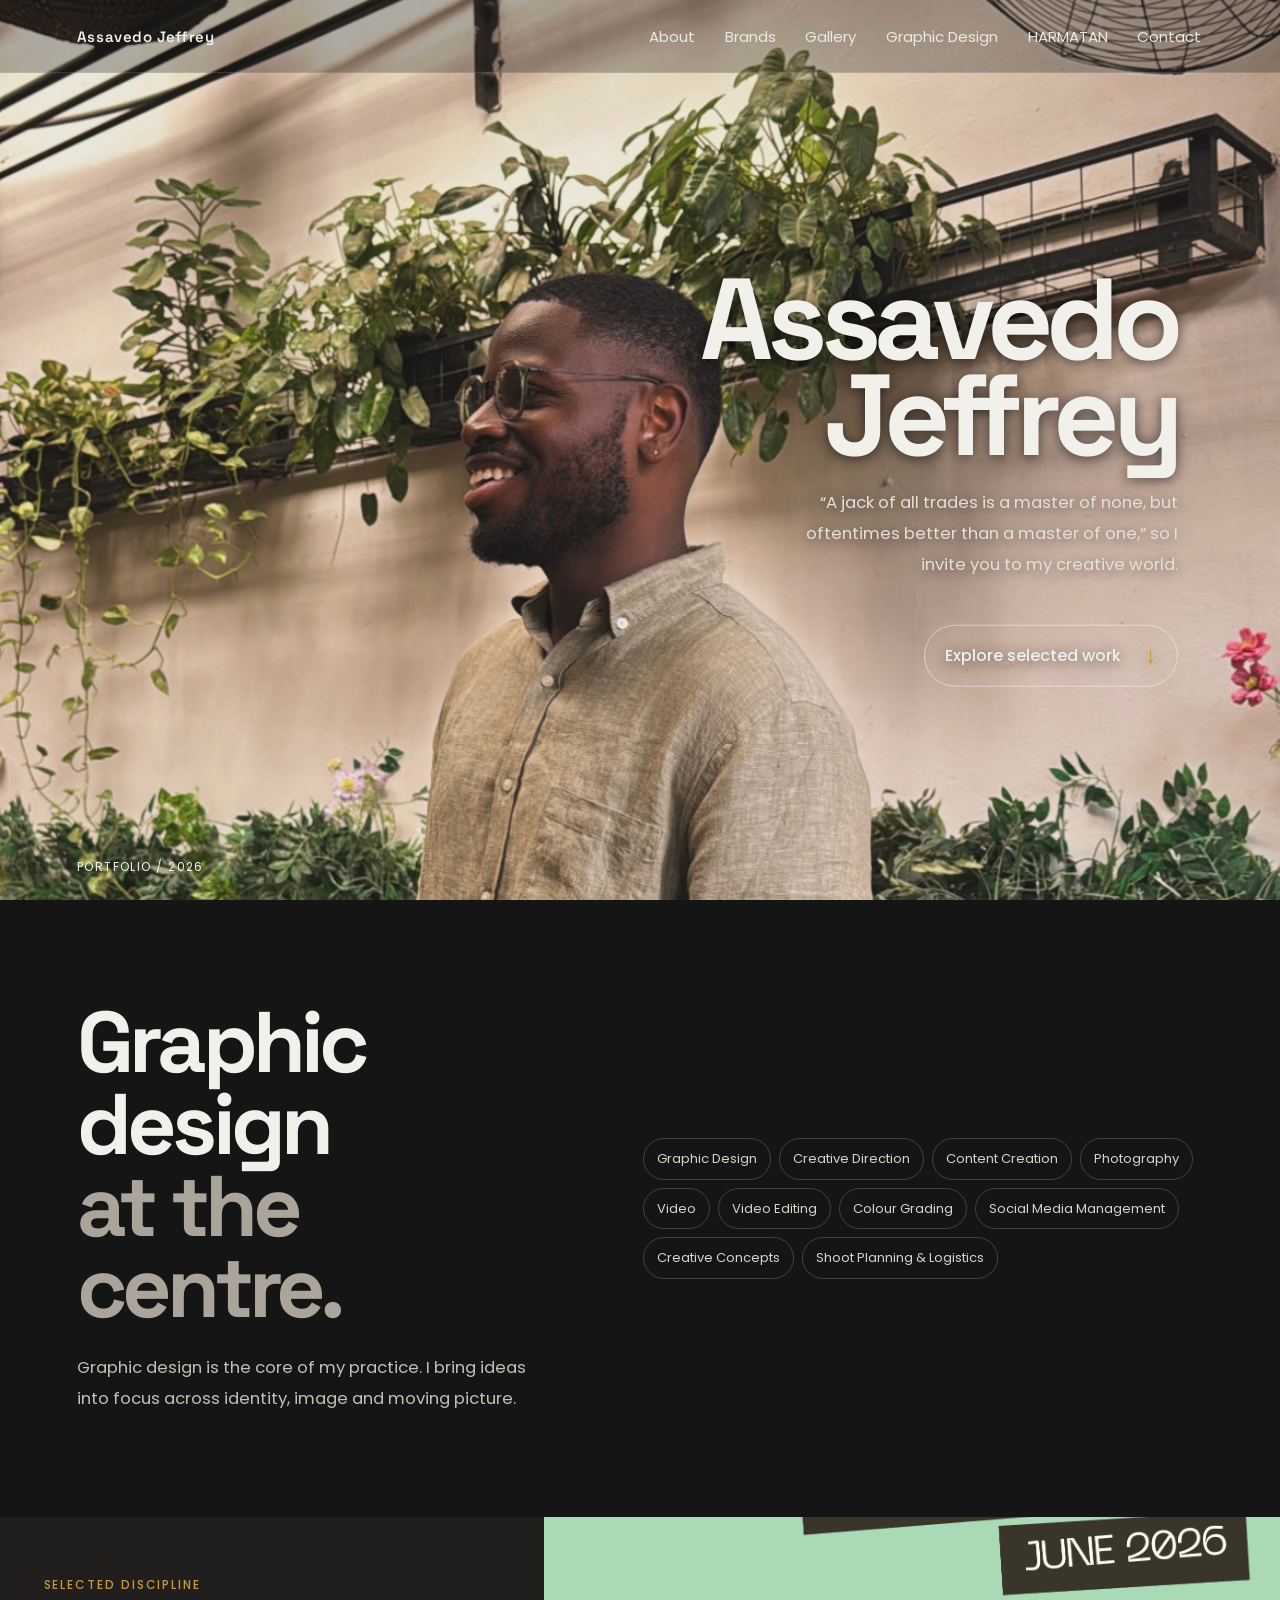
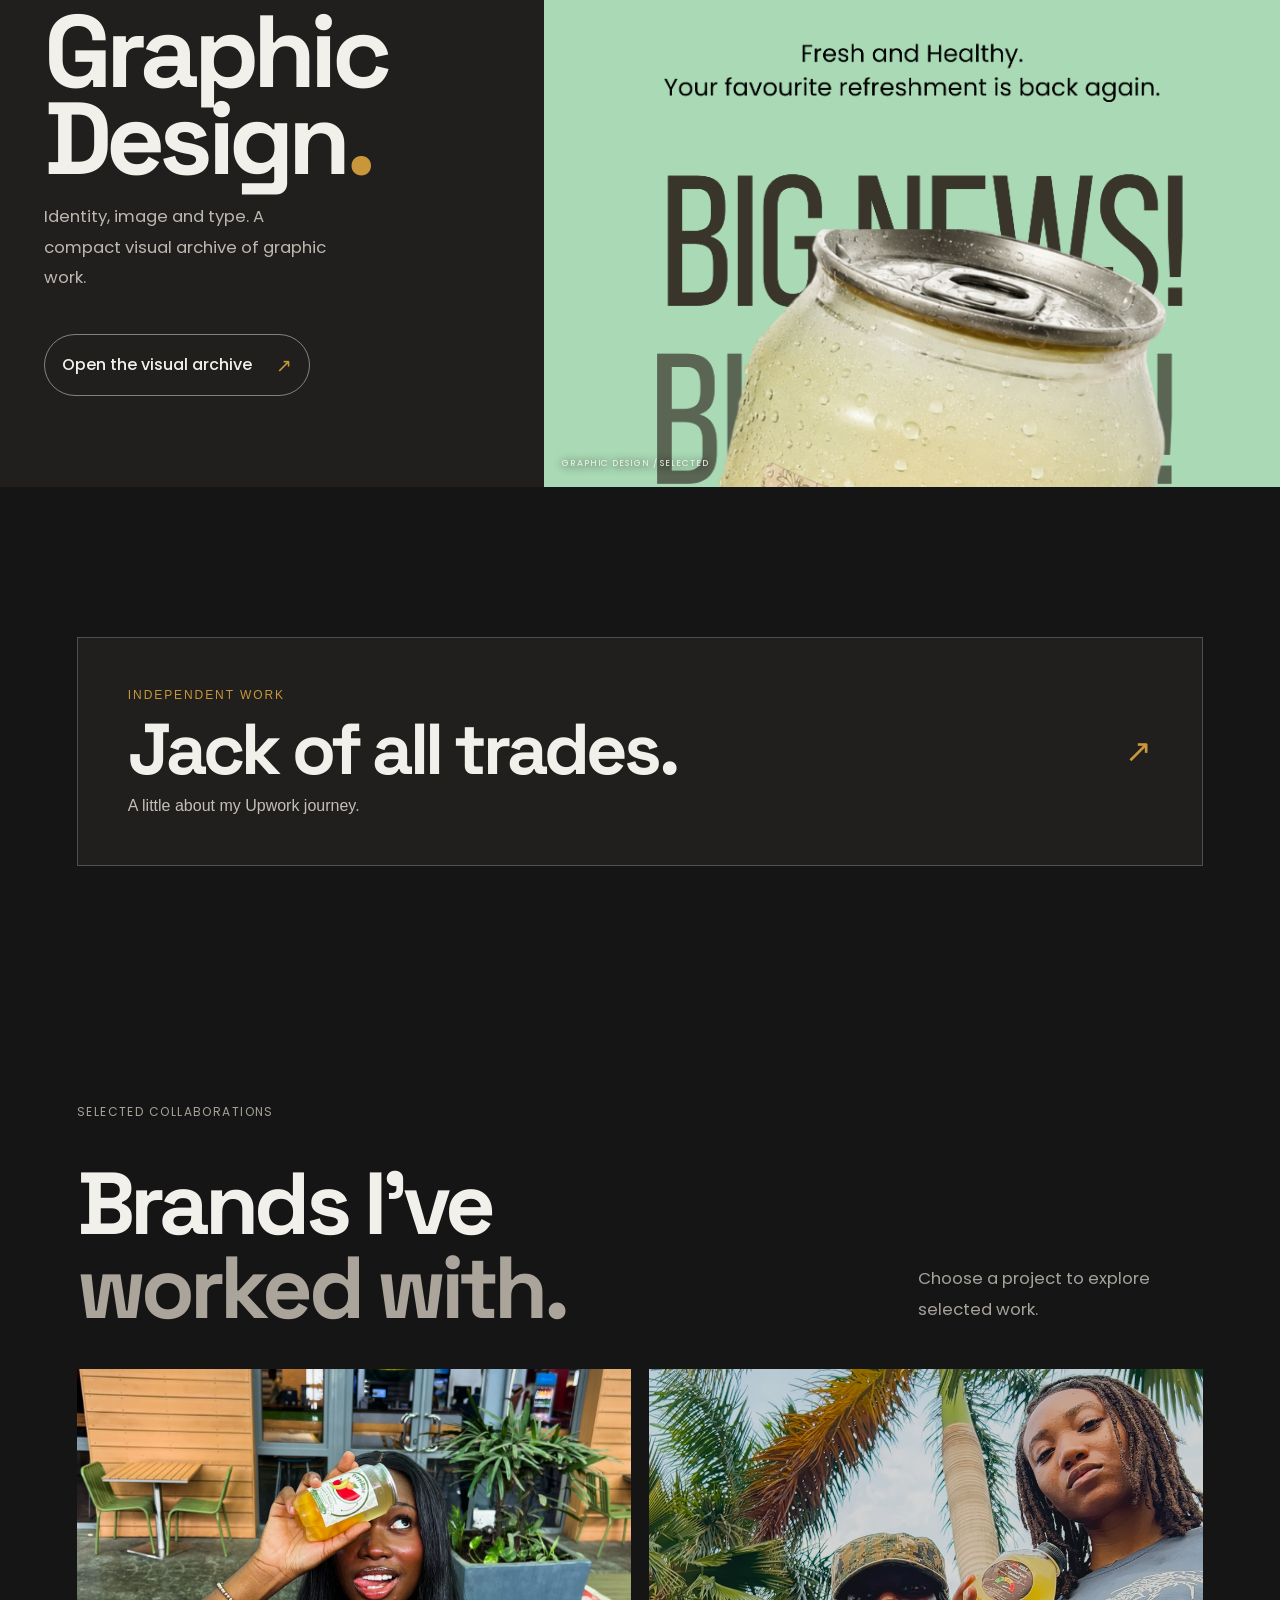
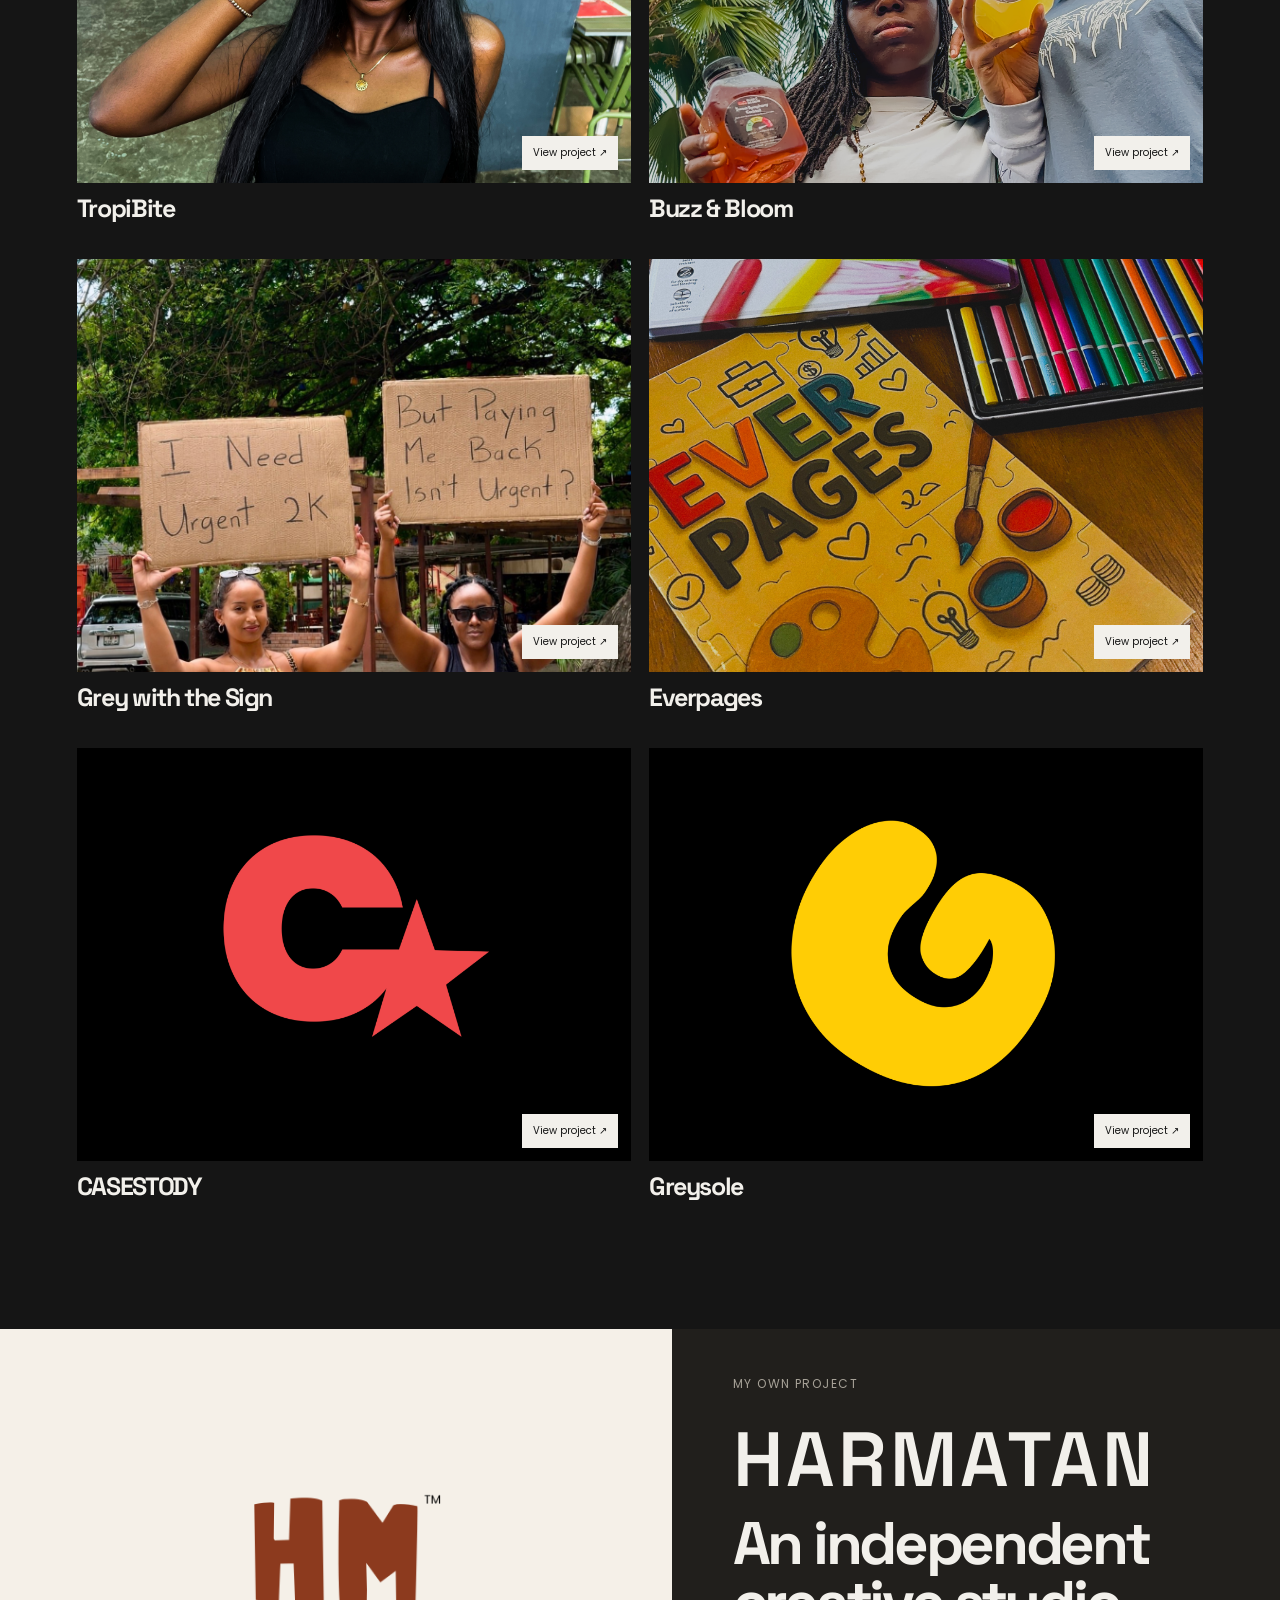
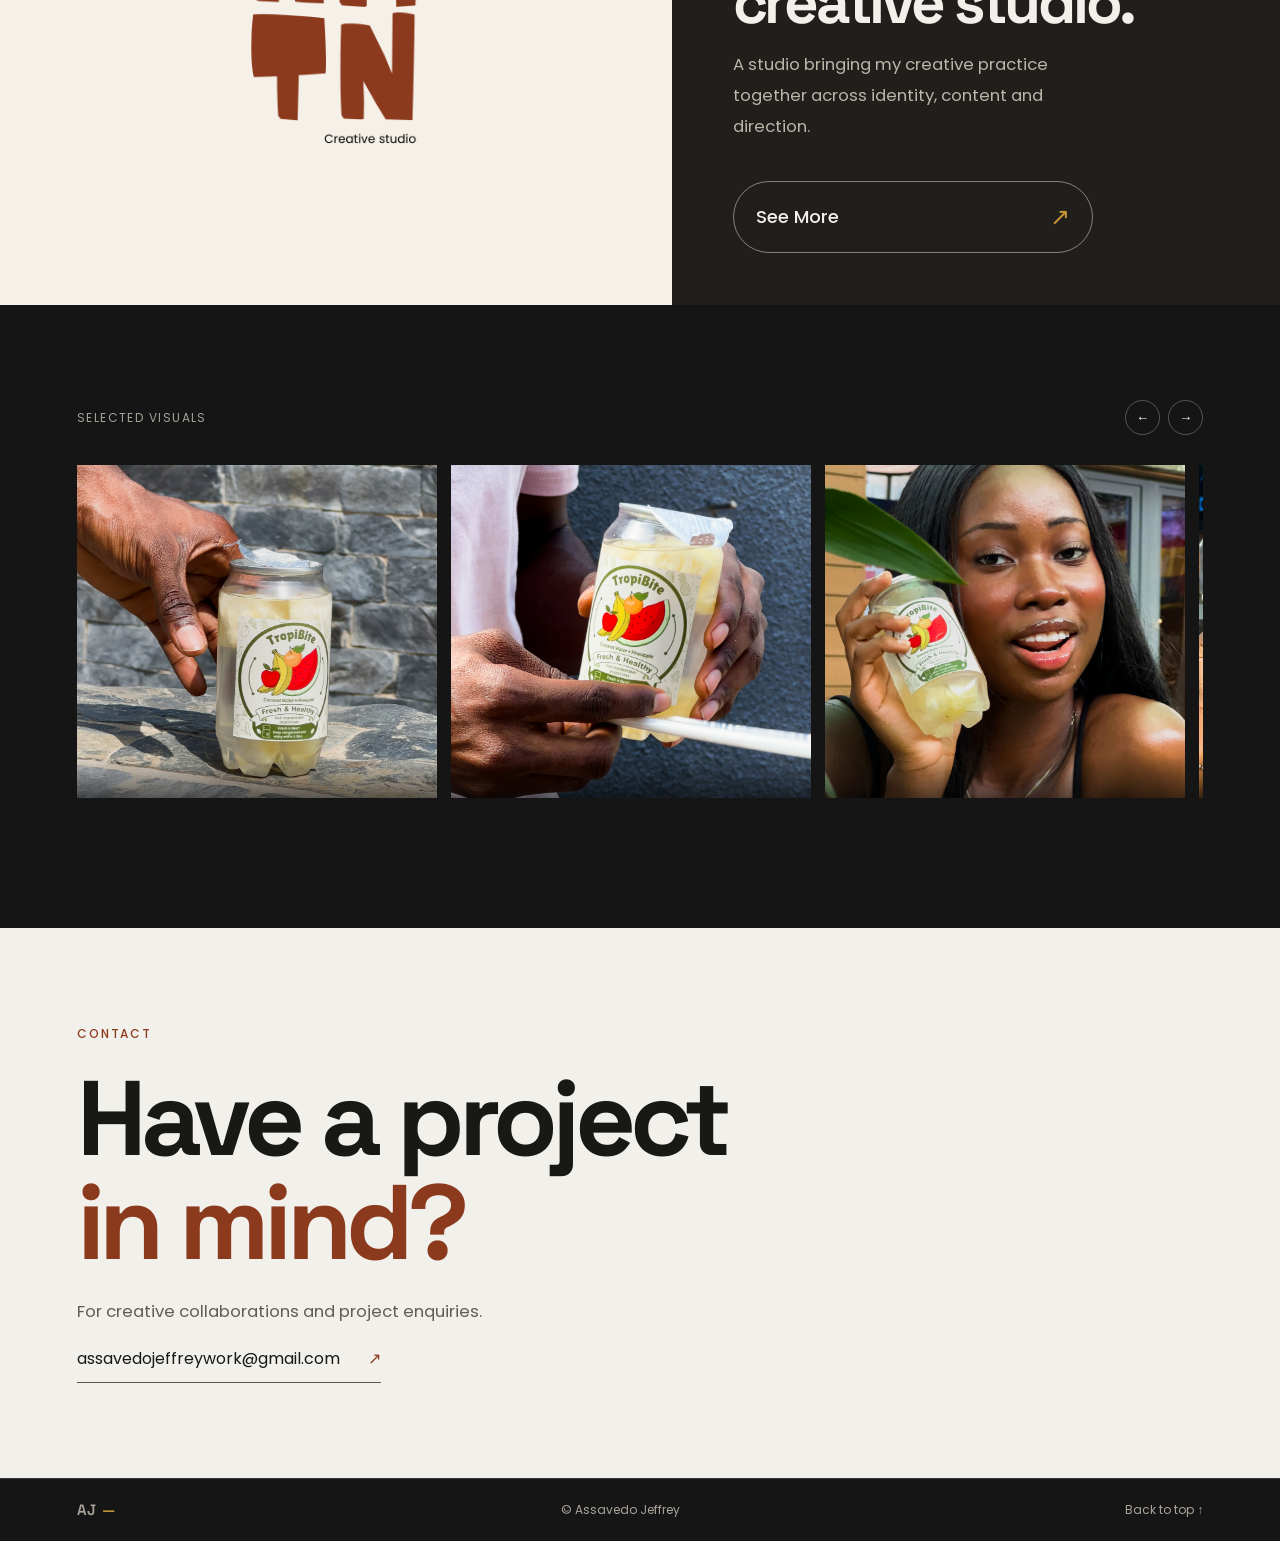
<file: index.html>
<!doctype html>
<html lang="en">
<head>
<meta charset="utf-8"><meta name="viewport" content="width=device-width,initial-scale=1"><meta name="theme-color" content="#151515">
<title>Assavedo Jeffrey — Creative Portfolio</title>
<meta name="description" content="Graphic design, creative direction and visual work by Assavedo Jeffrey.">
<link rel="preconnect" href="https://fonts.googleapis.com"><link rel="preconnect" href="https://fonts.gstatic.com" crossorigin>
<link href="https://fonts.googleapis.com/css2?family=Poppins:wght@400;500;600&family=Space+Grotesk:wght@400;500;600;700&display=swap" rel="stylesheet">
<link rel="stylesheet" href="site.css?v=theme-undone-20261112">
</head>
<body class="">
<header class="site-nav"><div class="wrap nav-inner"><a class="logo" href="#home">Assavedo Jeffrey</a><nav class="nav-links" aria-label="Main navigation"><a href="#about">About</a><a href="#brands">Brands</a><a href="gallery.html?v=everpages-20261112">Gallery</a><a href="graphic-design.html">Graphic Design</a><a href="#harmatan">HARMATAN</a><a href="#contact">Contact</a></nav></div></header>
<main>
<section class="hero" id="home"><img class="hero-image" src="images/hero-1.jpg" alt="Assavedo Jeffrey" fetchpriority="high"><div class="hero-copy"><h1>Assavedo<br>Jeffrey</h1><p>“A jack of all trades is a master of none, but oftentimes better than a master of one,” so I invite you to my creative world.</p><a class="hero-link" href="#brands">Explore selected work <span>↓</span></a></div><div class="hero-foot"><span>Portfolio / 2026</span><span>01 — 05</span></div></section>
<section class="about-section section wrap" id="about"><div class="about-content"><div class="about-intro"><h2>Graphic design<br><em>at the centre.</em></h2><p>Graphic design is the core of my practice. I bring ideas into focus across identity, image and moving picture.</p></div><div class="skill-list"><span>Graphic Design</span><span>Creative Direction</span><span>Content Creation</span><span>Photography</span><span>Video</span><span>Video Editing</span><span>Colour Grading</span><span>Social Media Management</span><span>Creative Concepts</span><span>Shoot Planning &amp; Logistics</span></div></div></section>
<section class="design-feature"><div class="design-copy"><p class="eyebrow">Selected discipline</p><h2>Graphic<br>Design<span>.</span></h2><p>Identity, image and type. A compact visual archive of graphic work.</p><a class="line-link" href="graphic-design.html">Open the visual archive <span>↗︎</span></a></div><a class="design-photo" href="graphic-design.html"><img src="images/design-5.png" data-prefix-image="design-" data-prefix-rotate="true" alt="Selected graphic design work" loading="lazy"><span>Graphic design / selected</span></a></section>
<section class="upwork-section wrap" aria-labelledby="upwork-heading">
<button class="upwork-trigger" type="button" aria-haspopup="dialog" aria-controls="upwork-dialog">
<span><span class="eyebrow">Independent work</span><strong id="upwork-heading">Jack of all trades.</strong><span class="upwork-trigger-copy">A little about my Upwork journey.</span></span>
<span class="upwork-trigger-arrow" aria-hidden="true">↗</span>
</button>
</section>
<dialog class="upwork-dialog" id="upwork-dialog" aria-labelledby="upwork-dialog-title">
<div class="upwork-dialog-inner">
<button class="upwork-close" type="button" aria-label="Close Upwork details">×</button>
<p class="eyebrow">Freelance / Upwork</p>
<h2 id="upwork-dialog-title">Jack of all trades.</h2>
<p class="upwork-intro">I’ve been working on Upwork for the past three years and have earned over $2,500. I’ve worked with 15+ clients on projects ranging from YouTube video editing and document translation to data annotation and graphic design.</p>
<div class="upwork-facts" aria-label="Upwork experience">
<div><strong>3 years</strong><span>working on Upwork</span></div>
<div><strong>$2,500+</strong><span>earned on the platform</span></div>
<div><strong>15+</strong><span>clients across different projects</span></div>
</div>
<p class="upwork-services">YouTube video editing <span>·</span> Document translation <span>·</span> Data annotation <span>·</span> Graphic design</p>
</div>
</dialog>
<section class="brands section wrap" id="brands"><div class="section-label"><span>03</span><span>Selected collaborations</span></div><div class="section-heading"><h2>Brands I’ve<br><em>worked with.</em></h2><p>Choose a project to explore selected work.</p></div><div class="brand-grid">
<a class="brand-card" href="tropibite.html"><div class="brand-photo"><img src="images/tropibite-4.jpg" alt="TropiBite selected work" loading="lazy"><span>View project ↗︎</span></div><h3>TropiBite</h3></a>
<a class="brand-card" href="buzz-and-bloom.html"><div class="brand-photo"><img src="images/buzzbloom-10.jpg" alt="Buzz & Bloom selected work" loading="lazy"><span>View project ↗︎</span></div><h3>Buzz &amp; Bloom</h3></a>
<a class="brand-card" href="greywiththesign.html"><div class="brand-photo"><img src="images/greywiththesign-1.jpg" data-prefix-image="greywiththesign-" alt="Grey with the Sign selected work" loading="lazy"><span>View project ↗︎</span></div><h3>Grey with the Sign</h3></a>
<a class="brand-card" href="everpages.html"><div class="brand-photo"><img src="images/Everpage-5.jpg" alt="Everpages selected advertising creative" loading="lazy"><span>View project ↗︎</span></div><h3>Everpages</h3></a>
<a class="brand-card" href="casestody.html"><div class="brand-photo"><img src="images/casestody-2.png" alt="CASESTODY selected work" loading="lazy"><span>View project ↗︎</span></div><h3>CASESTODY</h3></a>
<a class="brand-card" href="greysole.html"><div class="brand-photo"><img src="images/greysole-4.png" alt="Greysole selected work" loading="lazy"><span>View project ↗︎</span></div><h3>Greysole</h3></a>
</div></section>
<section class="harmatan-home" id="harmatan"><div class="harmatan-image"><img src="images/harmatanlogo-1.png" alt="HARMATAN logo" loading="lazy"></div><div class="harmatan-copy"><div class="section-label"><span>04</span><span>My own project</span></div><p class="hmt-word">HARMATAN</p><h2>An independent<br>creative studio.</h2><p>A studio bringing my creative practice together across identity, content and direction.</p><a class="cream-link" href="harmatan.html">See More <span>↗︎</span></a></div></section>
<section class="selected-work section wrap"><div class="section-label"><span>05</span><span>Selected visuals</span><div class="slider-controls"><button data-slide="-1" aria-label="Previous visuals">←</button><button data-slide="1" aria-label="Next visuals">→</button></div></div><div class="work-track" tabindex="0" aria-label="Horizontally scrolling selection of work">
<figure class="slide-card"><img src="images/tropibite-20.jpg" alt="Selected work 1" loading="lazy"><figcaption><span>01</span></figcaption></figure><figure class="slide-card"><img src="images/tropibite-19.jpg" alt="Selected work 2" loading="lazy"><figcaption><span>02</span></figcaption></figure><figure class="slide-card"><img src="images/tropibite-24.jpg" alt="Selected work 3" loading="lazy"><figcaption><span>03</span></figcaption></figure><figure class="slide-card"><img src="images/tropibite-10.jpg" alt="Selected work 4" loading="lazy"><figcaption><span>04</span></figcaption></figure><figure class="slide-card"><img src="images/tropibite-27.JPG" alt="TropiBite selected work 5" loading="lazy"><figcaption><span>05</span></figcaption></figure><figure class="slide-card"><img src="images/tropibite-28.JPG" alt="TropiBite selected work 6" loading="lazy"><figcaption><span>06</span></figcaption></figure><figure class="slide-card"><img src="images/Everpage-1.jpg" alt="Everpages advertising creative" loading="lazy"><figcaption><span>10</span></figcaption></figure><figure class="slide-card"><img src="images/buzzbloom-12.jpg" alt="Selected work 7" loading="lazy"><figcaption><span>07</span></figcaption></figure><figure class="slide-card"><img src="images/buzzbloom-13.jpg" alt="Selected work 8" loading="lazy"><figcaption><span>08</span></figcaption></figure><figure class="slide-card"><img src="images/buzzbloom-14.jpg" alt="Selected work 9" loading="lazy"><figcaption><span>09</span></figcaption></figure>
</div></section>
<section class="contact-section" id="contact"><div class="wrap contact-inner"><p class="eyebrow">Contact</p><h2>Have a project<br><em>in mind?</em></h2><p>For creative collaborations and project enquiries.</p><a href="mailto:assavedojeffreywork@gmail.com">assavedojeffreywork@gmail.com <span>↗︎</span></a></div></section>
</main><footer class="site-footer"><div class="wrap"><a class="logo" href="#home">AJ<span>—</span></a><span>© Assavedo Jeffrey</span><a href="#home">Back to top ↑︎</a></div></footer>
<script src="site.js?v=-20261112" defer></script></body></html>
</file>
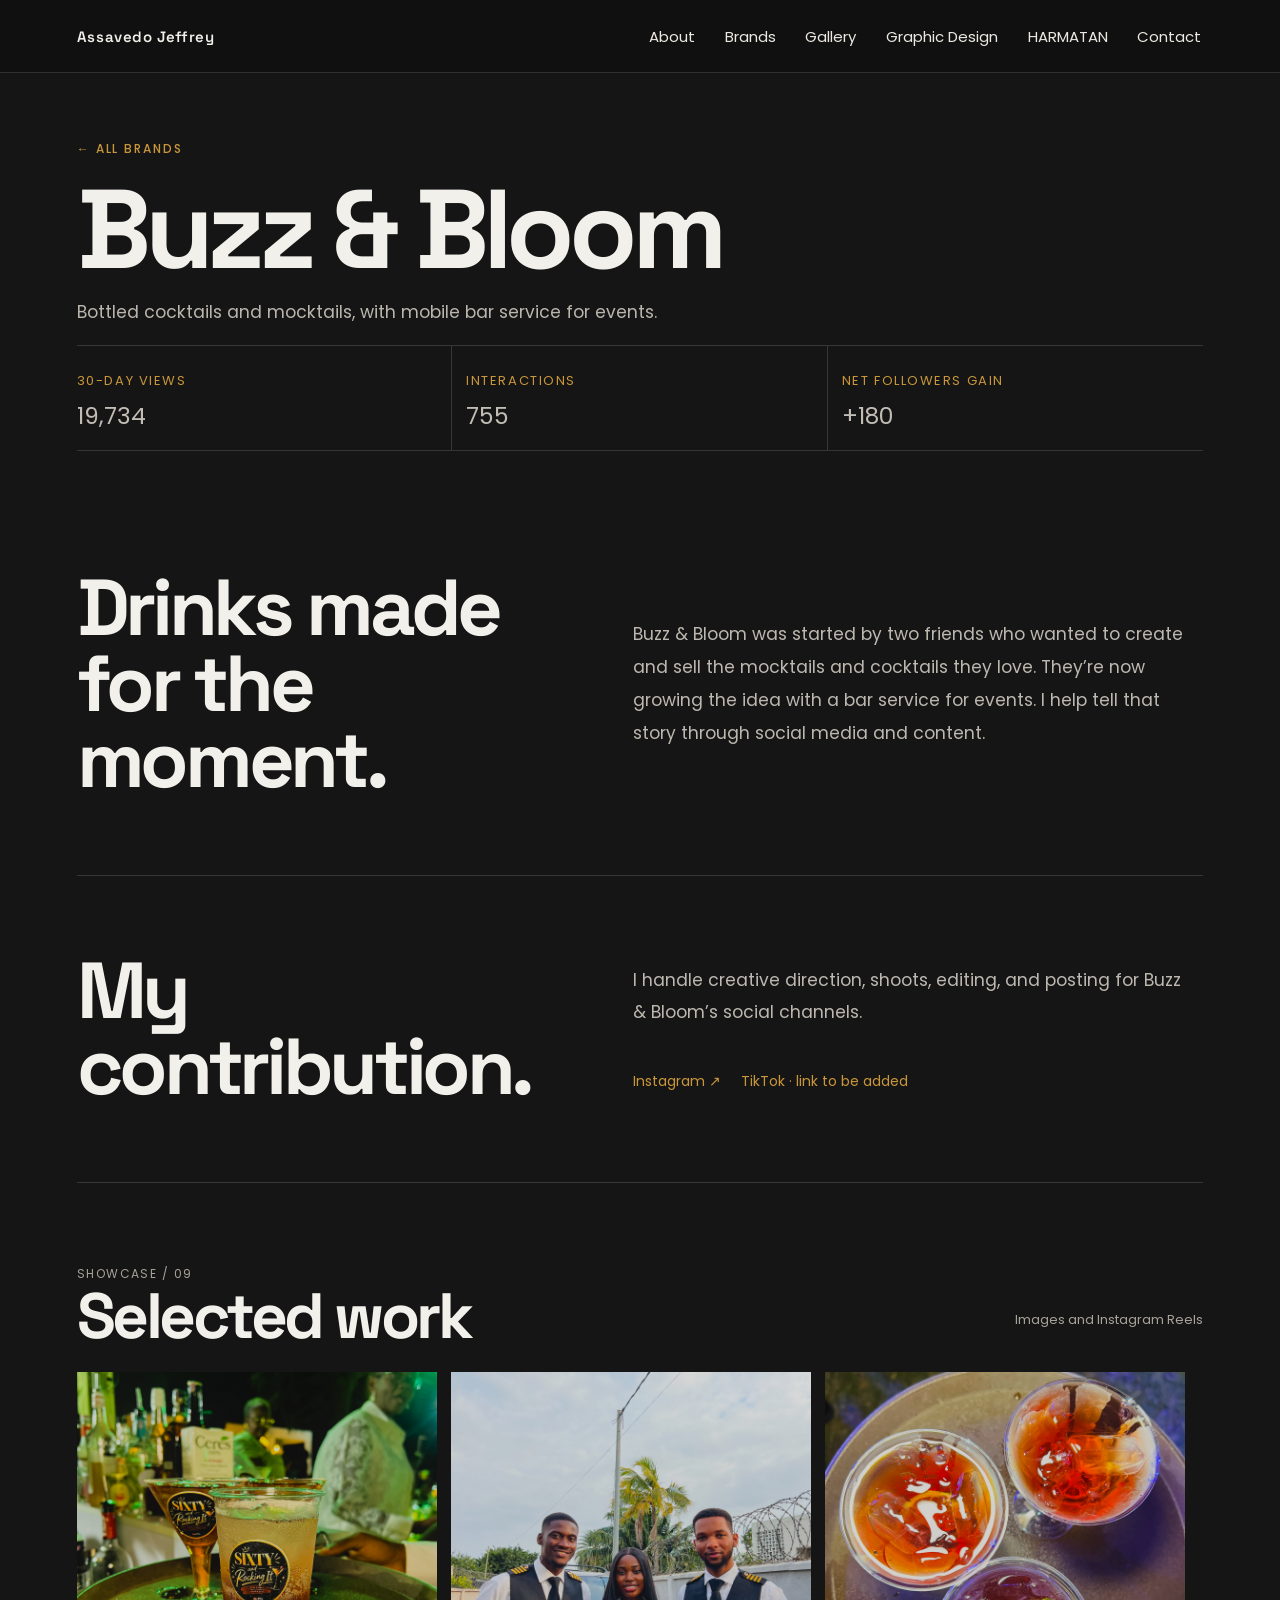
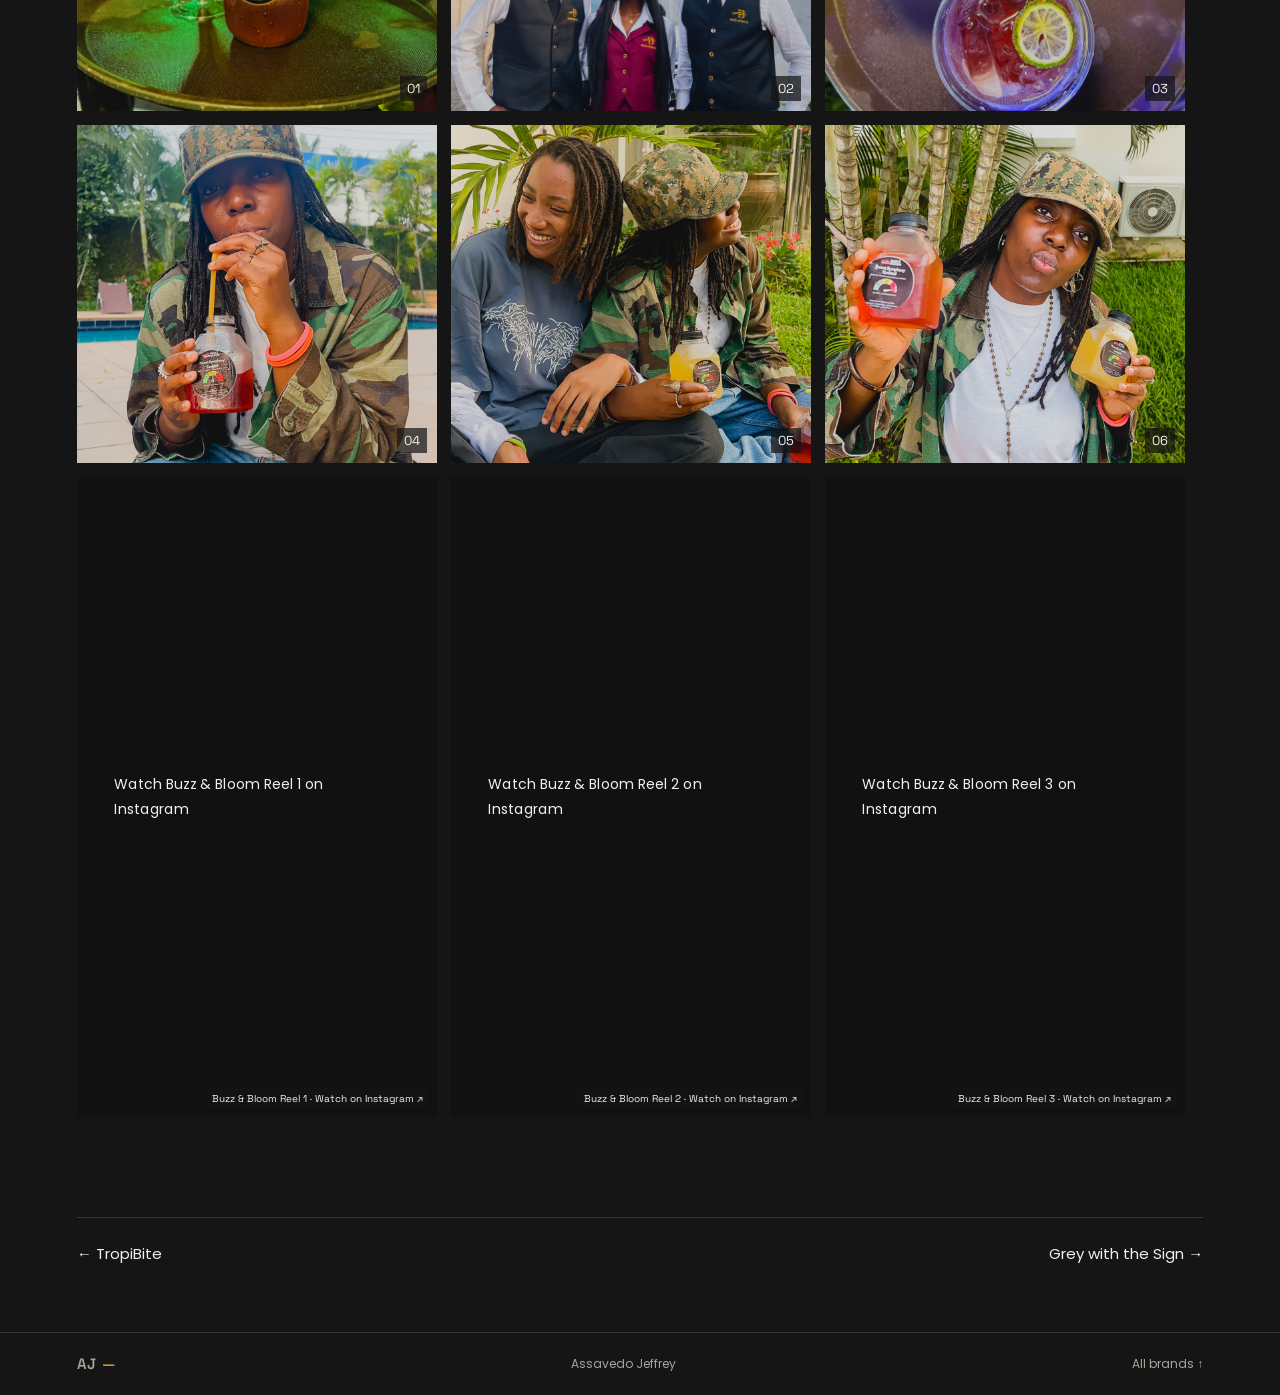
<file: buzz-and-bloom.html>
<!doctype html>
<html lang="en"><head><meta charset="utf-8"><meta name="viewport" content="width=device-width,initial-scale=1"><meta name="theme-color" content="#151515"><title>Buzz & Bloom — Assavedo Jeffrey</title><meta name="description" content="Selected creative work for Buzz & Bloom by Assavedo Jeffrey"><link rel="preconnect" href="https://fonts.googleapis.com"><link rel="preconnect" href="https://fonts.gstatic.com" crossorigin><link href="https://fonts.googleapis.com/css2?family=Poppins:wght@400;500;600&family=Space+Grotesk:wght@400;500;600;700&display=swap" rel="stylesheet"><link rel="stylesheet" href="site.css?v=theme-undone-20261112"></head>
<body class=""><header class="site-nav is-solid"><div class="wrap nav-inner"><a class="logo" href="index.html">Assavedo Jeffrey</a><nav class="nav-links" aria-label="Main navigation"><a href="index.html#about">About</a><a href="index.html#brands">Brands</a><a href="gallery.html?v=everpages-20261112">Gallery</a><a href="graphic-design.html">Graphic Design</a><a href="harmatan.html">HARMATAN</a><a href="index.html#contact">Contact</a></nav></div></header><main class="wrap">
<header class="page-top"><a class="eyebrow" href="index.html#brands">← All brands</a><h1>Buzz &amp; Bloom</h1><p>Bottled cocktails and mocktails, with mobile bar service for events.</p><div class="detail-nums"><div><span>30-day views</span><p>19,734</p></div><div><span>Interactions</span><p>755</p></div><div><span>Net followers gain</span><p>+180</p></div></div></header><section class="detail-story"><div><h2>Drinks made<br>for the moment.</h2><p>Buzz &amp; Bloom was started by two friends who wanted to create and sell the mocktails and cocktails they love. They’re now growing the idea with a bar service for events. I help tell that story through social media and content.</p></div></section>
<section class="detail-roles"><div><h2>My contribution.</h2><p>I handle creative direction, shoots, editing, and posting for Buzz &amp; Bloom’s social channels.</p><div class="social-links"><a href="https://www.instagram.com/_buzznbloom/" target="_blank" rel="noopener noreferrer">Instagram ↗︎</a><span>TikTok · link to be added</span></div></div></section>
<section class="detail-gallery"><div class="detail-gallery-heading"><div><div class="section-label"><span>03</span><span>Showcase / 09</span></div><h2>Selected work</h2></div><p>Images and Instagram Reels</p></div><div class="showcase-grid casestody-reels"><figure><img src="images/buzzbloom-18.jpg" alt="Buzz & Bloom selected work 1" loading="lazy"><figcaption>01</figcaption></figure><figure><img src="images/buzzbloom-11.jpg" alt="Buzz & Bloom selected work 2" loading="lazy"><figcaption>02</figcaption></figure><figure><img src="images/buzzbloom-19.jpg" alt="Buzz & Bloom selected work 3" loading="lazy"><figcaption>03</figcaption></figure><figure><img src="images/buzzbloom-1.jpg" alt="Buzz & Bloom selected work 4" loading="lazy"><figcaption>04</figcaption></figure><figure><img src="images/buzzbloom-5.jpg" alt="Buzz & Bloom selected work 5" loading="lazy"><figcaption>05</figcaption></figure><figure><img src="images/buzzbloom-2.jpg" alt="Buzz & Bloom selected work 6" loading="lazy"><figcaption>06</figcaption></figure><figure class="instagram-reel-card"><blockquote class="instagram-media" data-instgrm-permalink="https://www.instagram.com/reel/DdJ0oDisPxw/" data-instgrm-version="14"><a href="https://www.instagram.com/reel/DdJ0oDisPxw/" target="_blank" rel="noopener noreferrer">Watch Buzz &amp; Bloom Reel 1 on Instagram</a></blockquote><figcaption>Buzz &amp; Bloom Reel 1 · Watch on Instagram ↗︎</figcaption></figure><figure class="instagram-reel-card"><blockquote class="instagram-media" data-instgrm-permalink="https://www.instagram.com/reel/DcBXcgoskUH/" data-instgrm-version="14"><a href="https://www.instagram.com/reel/DcBXcgoskUH/" target="_blank" rel="noopener noreferrer">Watch Buzz &amp; Bloom Reel 2 on Instagram</a></blockquote><figcaption>Buzz &amp; Bloom Reel 2 · Watch on Instagram ↗︎</figcaption></figure><figure class="instagram-reel-card"><blockquote class="instagram-media" data-instgrm-permalink="https://www.instagram.com/reel/Dbl1h_usZmH/" data-instgrm-version="14"><a href="https://www.instagram.com/reel/Dbl1h_usZmH/" target="_blank" rel="noopener noreferrer">Watch Buzz &amp; Bloom Reel 3 on Instagram</a></blockquote><figcaption>Buzz &amp; Bloom Reel 3 · Watch on Instagram ↗︎</figcaption></figure></div></section>
<nav class="page-nav"><a href="tropibite.html">← TropiBite</a><a href="greywiththesign.html">Grey with the Sign →</a></nav></main><footer class="site-footer"><div class="wrap"><a class="logo" href="index.html">AJ<span>—</span></a><span>Assavedo Jeffrey</span><a href="index.html#brands">All brands ↑︎</a></div></footer><script async src="https://www.instagram.com/embed.js"></script><script src="site.js?v=-20261112" defer></script></body></html>
</file>
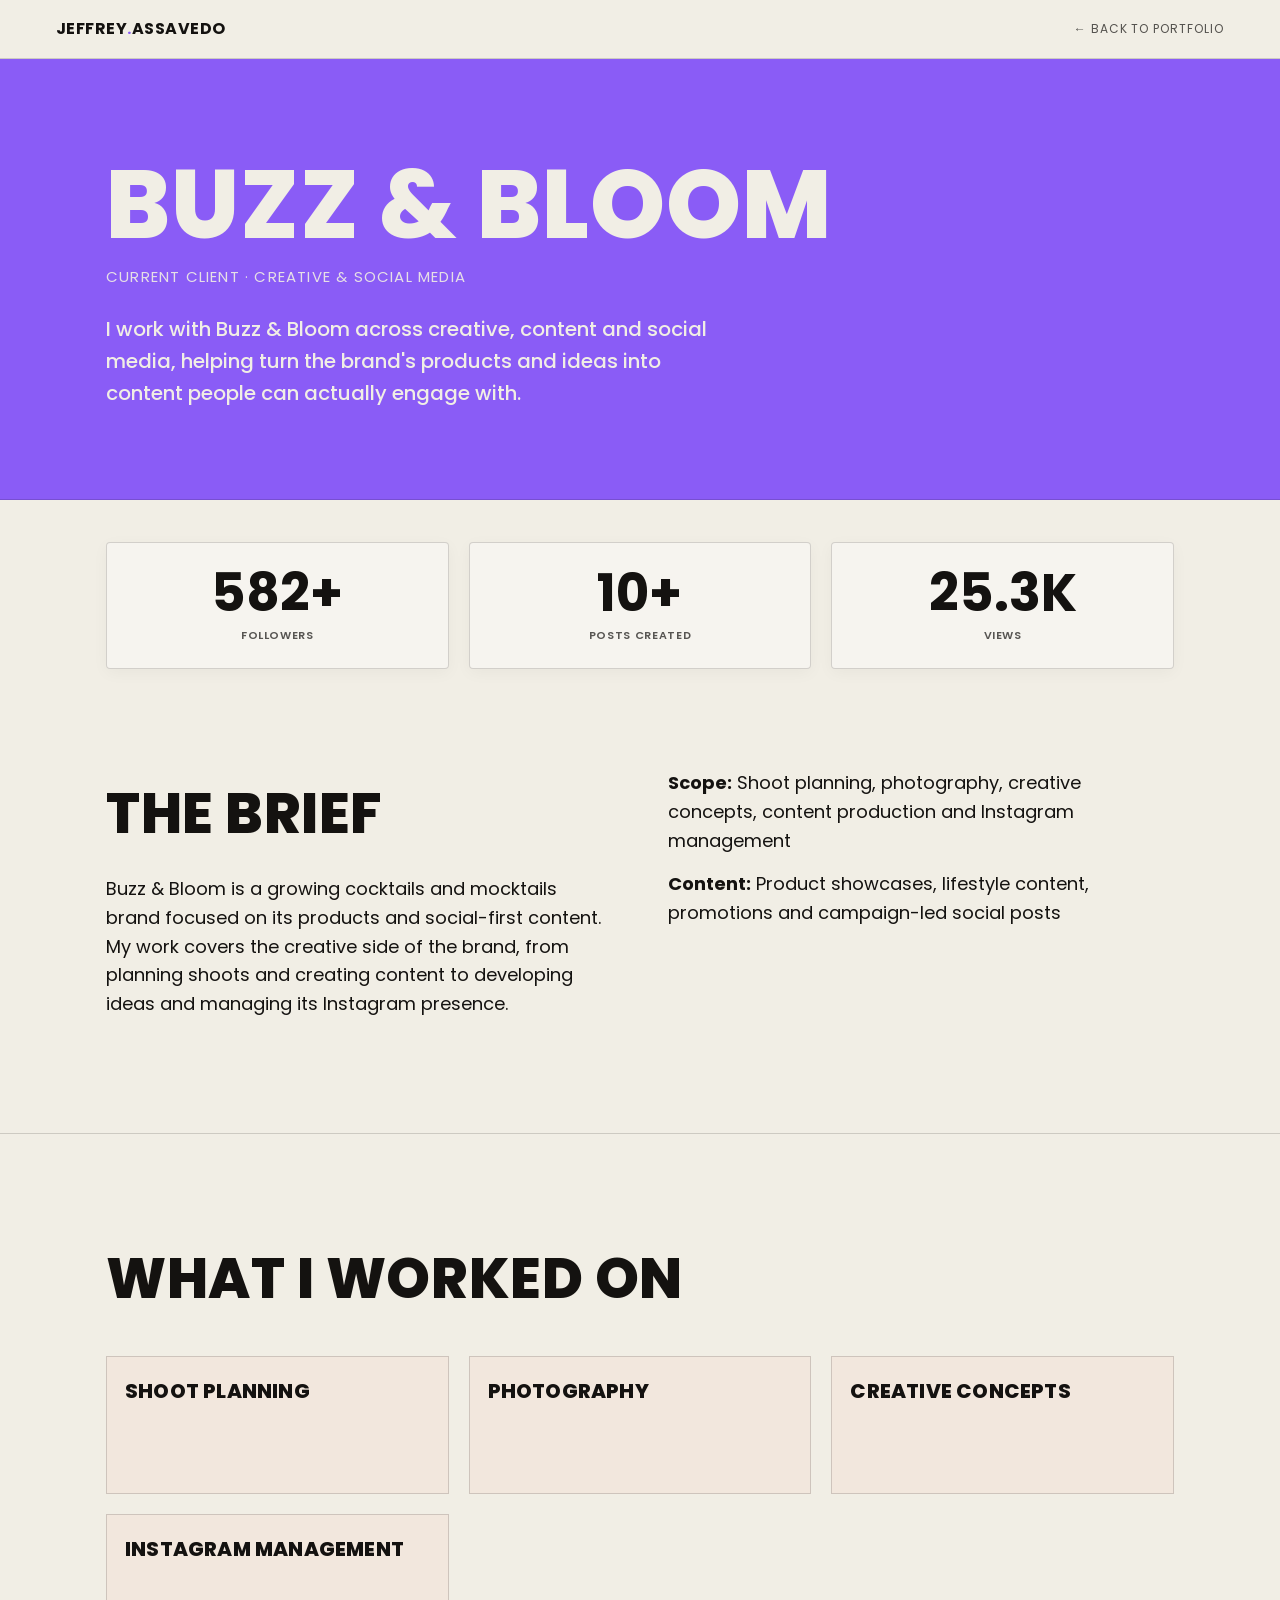
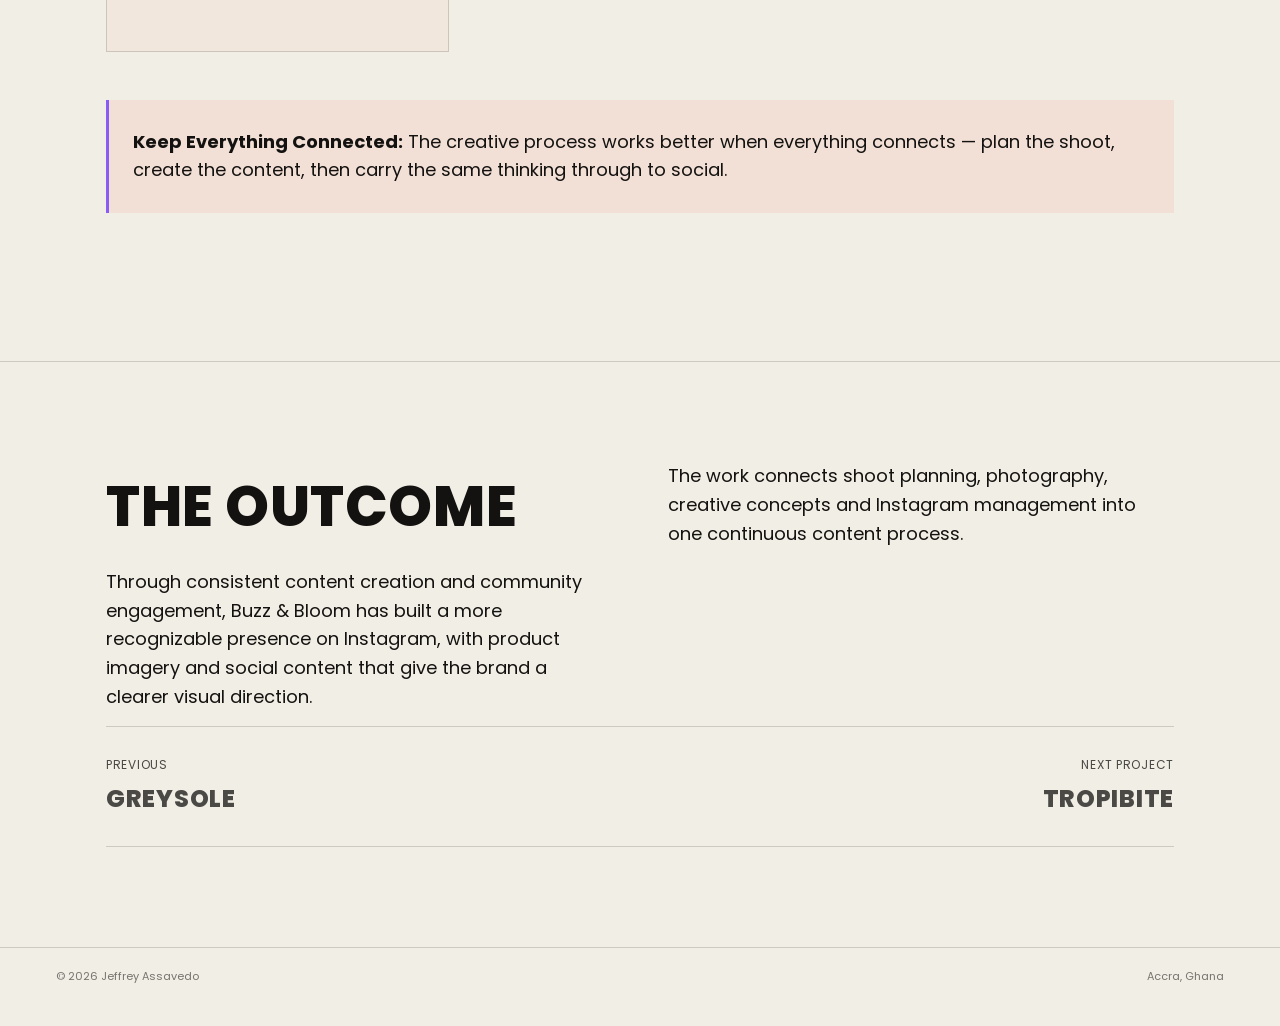
<file: buzzandbloom.html>
<!DOCTYPE html>
<script defer src="case-study.js"></script>
<html lang="en">
<head>
<meta charset="UTF-8">
<meta name="viewport" content="width=device-width,initial-scale=1.0">
<title>Buzz & Bloom — Jeffrey Assavedo</title>
<meta name="description" content="Buzz & Bloom project — graphic design, content creation and social media.">
<link rel="preconnect" href="https://fonts.googleapis.com">
<link rel="preconnect" href="https://fonts.gstatic.com" crossorigin>
<link href="https://fonts.googleapis.com/css2?family=Poppins:wght@400;500;600;700;800&display=swap" rel="stylesheet">
<style>
:root{--ink:#141210;--paper:#F1EEE5;--brand:#8A5CF6;--line:rgba(20,18,16,.16);--maxw:1180px}*{box-sizing:border-box}html{scroll-behavior:smooth}body{margin:0;background:var(--paper);color:var(--ink);font-family:Poppins,sans-serif;font-size:16px;line-height:1.6;-webkit-font-smoothing:antialiased}a{color:inherit;text-decoration:none}.wrap{max-width:var(--maxw);margin:0 auto;padding:0 clamp(20px,5vw,56px)}h1,h2,h3{font-family:Poppins,sans-serif;font-weight:800;text-transform:uppercase;letter-spacing:.01em;margin:0}header.site{position:sticky;top:0;z-index:50;background:var(--paper);border-bottom:1px solid var(--line)}.nav{display:flex;align-items:center;justify-content:space-between;padding:16px clamp(20px,5vw,56px)}.mark{font-weight:700;letter-spacing:.03em}.mark span{color:var(--brand)}.back{font-size:12px;text-transform:uppercase;letter-spacing:.08em;opacity:.7}.hero{padding:clamp(56px,10vw,100px) 0 clamp(40px,7vw,70px);border-bottom:1px solid var(--line);background:var(--brand);color:var(--paper)}.hero h1{font-size:clamp(48px,9vw,96px);line-height:.95;margin-bottom:12px}.role{font-size:clamp(13px,1.6vw,15px);text-transform:uppercase;letter-spacing:.08em;opacity:.9;margin-bottom:24px}.lede{font-size:clamp(16px,2vw,20px);max-width:620px;font-weight:500}section{padding:clamp(56px,9vw,100px) 0;border-bottom:1px solid var(--line)}.stats{padding:clamp(28px,4vw,42px) 0 0;border-bottom:0;background:var(--paper)}.stats-grid{display:grid;grid-template-columns:repeat(3,minmax(0,1fr));gap:20px;width:100%;align-items:stretch}.stat-card{border:1px solid var(--line);padding:24px;text-align:center;background:rgba(255,255,255,.38);border-radius:4px;box-shadow:0 4px 16px rgba(20,18,16,.04)}.stat-card .num{font-family:Poppins,sans-serif;font-size:clamp(32px,5vw,52px);font-weight:700;line-height:1;margin-bottom:8px}.stat-card .label{font-family:Poppins,sans-serif;font-size:11px;font-weight:600;text-transform:uppercase;letter-spacing:.06em;opacity:.7}.section-intro{display:grid;grid-template-columns:1fr 1fr;gap:56px}.section-intro h2{font-size:clamp(32px,5vw,56px);margin-bottom:16px}.section-intro p{font-size:clamp(16px,2vw,18px);margin:0 0 14px}.work-grid{display:grid;grid-template-columns:repeat(auto-fit,minmax(280px,1fr));gap:20px;margin-bottom:40px}.work-item{border:1px solid var(--line);padding:18px;background:rgba(255,61,46,.04)}.work-item h3{font-size:20px;margin-bottom:6px}.desc{font-size:14px;opacity:.8}.callout{background:rgba(255,61,46,.08);border-left:3px solid var(--brand);padding:28px 24px;margin:48px 0}.callout p{font-size:clamp(16px,2vw,18px);margin:0}.case-nav{display:flex;justify-content:space-between;padding:28px 0;border-top:1px solid var(--line);border-bottom:1px solid var(--line)}.case-nav a{display:flex;flex-direction:column;gap:6px;font-size:12px;text-transform:uppercase;letter-spacing:.06em;opacity:.75}.case-nav .title{font-size:clamp(18px,2.4vw,24px);font-weight:800;opacity:1}.case-nav a:hover{color:var(--brand)}footer{padding:20px clamp(20px,5vw,56px) 40px;font-size:11px;opacity:.55;display:flex;justify-content:space-between;flex-wrap:wrap;gap:8px}@media(max-width:760px){.stats-grid{grid-template-columns:1fr}.stat-card{padding:22px}.section-intro{grid-template-columns:1fr;gap:20px}.case-nav{flex-direction:column;gap:20px}}
</style>
<style id="case-study-standard">
.stats{padding:clamp(28px,4vw,42px) 0 0;border-bottom:0;background:var(--paper)}
.stats-grid{display:grid;grid-template-columns:repeat(3,1fr);gap:20px}
.stat-card{border:1px solid var(--line);padding:24px;text-align:center;background:rgba(255,255,255,.38);border-radius:4px;box-shadow:0 4px 16px rgba(20,18,16,.04)}
.stat-card .num{font-family:'Poppins',sans-serif;font-size:clamp(32px,5vw,52px);font-weight:700;line-height:1;margin-bottom:8px}
.stat-card .label{font-family:'Poppins',sans-serif;font-size:11px;font-weight:600;text-transform:uppercase;letter-spacing:.06em;opacity:.7}
.case-work-title{font-family:'Poppins',sans-serif;font-weight:800;text-transform:uppercase;font-size:clamp(34px,6vw,64px);margin:0 0 32px}
@media(max-width:760px){.stats-grid{grid-template-columns:1fr}.stat-card{padding:22px}}
</style>
</head>
<body>
<header class="site">
<div class="nav">
<a href="index.html" class="mark">JEFFREY<span>.</span>ASSAVEDO</a>
<a href="index.html#experience" class="back">← Back to portfolio</a>
</div>
</header>
<main>
<section class="hero">
<div class="wrap">
<h1>Buzz & Bloom</h1>
<p class="role">Current Client · Creative &amp; Social Media</p>
<p class="lede">I work with Buzz &amp; Bloom across creative, content and social media, helping turn the brand's products and ideas into content people can actually engage with.</p>
</div>
</section>
<section class="stats"><div class="wrap"><div class="stats-grid reveal"><div class="stat-card"><div class="num">582+</div><div class="label">Followers</div></div><div class="stat-card"><div class="num">10+</div><div class="label">Posts Created</div></div><div class="stat-card"><div class="num">25.3K</div><div class="label">Views</div></div></div></div></section>
<section><div class="wrap"><div class="section-intro"><div><h2>The Brief</h2><p>Buzz &amp; Bloom is a growing cocktails and mocktails brand focused on its products and social-first content. My work covers the creative side of the brand, from planning shoots and creating content to developing ideas and managing its Instagram presence.</p></div><div><p><strong>Scope:</strong> Shoot planning, photography, creative concepts, content production and Instagram management</p><p><strong>Content:</strong> Product showcases, lifestyle content, promotions and campaign-led social posts</p></div></div></div></section>
<section><div class="wrap">
<h2 style="font-size:clamp(32px,5vw,56px);margin-bottom:32px">What I Worked On</h2>
<div class="work-grid"><div class="work-item">
<div class="label">Planning</div><h3>Shoot Planning</h3><p class="desc">Planned creative shoots around the brand's content needs, taking ideas from concept through to production.</p></div>
<div class="work-item"><div class="label">Content</div><h3>Photography</h3><p class="desc">Created visual content that gave the cocktails and mocktails a consistent and recognizable presence.</p></div>
<div class="work-item"><div class="label">Direction</div><h3>Creative Concepts</h3><p class="desc">Developed ideas around the products, lifestyle and promotional moments for the brand's social channels.</p></div>
<div class="work-item"><div class="label">Social</div><h3>Instagram Management</h3><p class="desc">Managed the brand's Instagram presence and turned the creative direction into consistent social content.</p></div></div>
<div class="callout"><p><strong>Keep Everything Connected:</strong> The creative process works better when everything connects — plan the shoot, create the content, then carry the same thinking through to social.</p></div>
</div></section>
<section><div class="wrap"><div class="section-intro"><div><h2>The Outcome</h2><p>Through consistent content creation and community engagement, Buzz &amp; Bloom has built a more recognizable presence on Instagram, with product imagery and social content that give the brand a clearer visual direction.</p></div><div><p>The work connects shoot planning, photography, creative concepts and Instagram management into one continuous content process.</p></div></div>
<div class="case-nav"><a href="greysole.html"><span>Previous</span><span class="title">Greysole</span></a><a href="tropibite.html" style="text-align:right"><span>Next Project</span><span class="title">TropiBite</span></a></div></div></section>
</main>
<footer><span>© 2026 Jeffrey Assavedo</span><span>Accra, Ghana</span></footer>
<script>
  const els = document.querySelectorAll('.reveal');
  const io = new IntersectionObserver((entries)=>{
    entries.forEach(e=>{
      if(e.isIntersecting){ e.target.classList.add('in'); io.unobserve(e.target); }
    });
  }, { threshold: 0.12 });
  els.forEach(el=>io.observe(el));
</script>
<script id="portfolio-polish-js">(()=>{const reduce=matchMedia('(prefers-reduced-motion: reduce)').matches;const io=new IntersectionObserver(es=>es.forEach(e=>{if(!e.isIntersecting)return;const g=e.target;if(g.matches('.work-grid'))g.classList.add('polished-in');if(g.matches('.stats-grid,.stats'))g.querySelectorAll('.stat strong,.stat .num').forEach(el=>{const raw=el.textContent.trim();const m=raw.match(/^([+$]?)([0-9,.]+)(.*)$/);if(!m||reduce)return;const target=parseFloat(m[2].replace(/,/g,''));if(!isFinite(target))return;const suffix=m[3],prefix=m[1],start=performance.now(),dur=1400;function tick(t){const p=Math.min(1,(t-start)/dur),v=target*(1-Math.pow(1-p,3));el.textContent=prefix+(target>=100?Math.round(v).toLocaleString():v.toFixed(target%1?1:0))+suffix;if(p<1)requestAnimationFrame(tick)}requestAnimationFrame(tick)});io.unobserve(g)},{threshold:.12});document.querySelectorAll('.work-grid,.stats-grid,.stats').forEach(x=>io.observe(x));if(!reduce)addEventListener('scroll',()=>{document.querySelectorAll('.hero').forEach(h=>{const r=h.getBoundingClientRect();if(r.bottom>0&&r.top<innerHeight)h.style.setProperty('--hero-shift',((innerHeight-r.top)*-.018)+'px')})},{passive:true})})();</script>
</body>
</html>
</file>
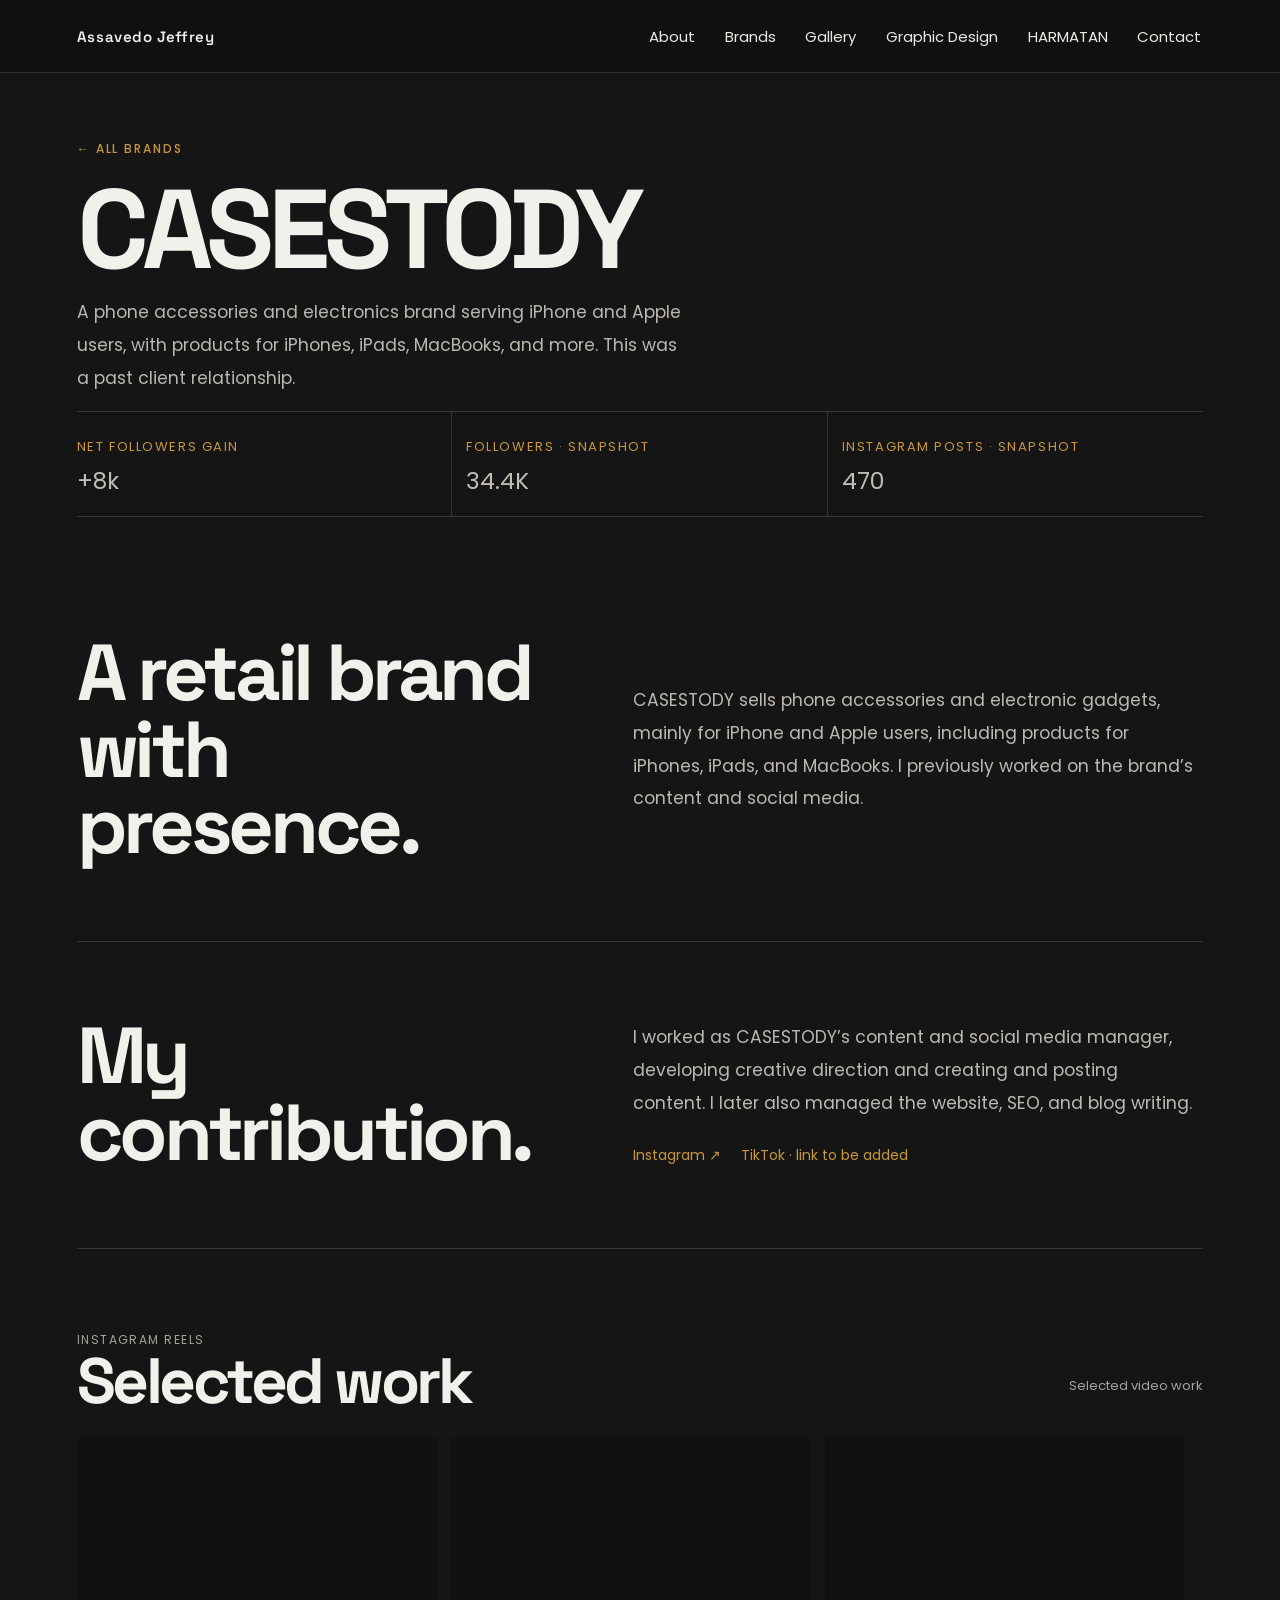
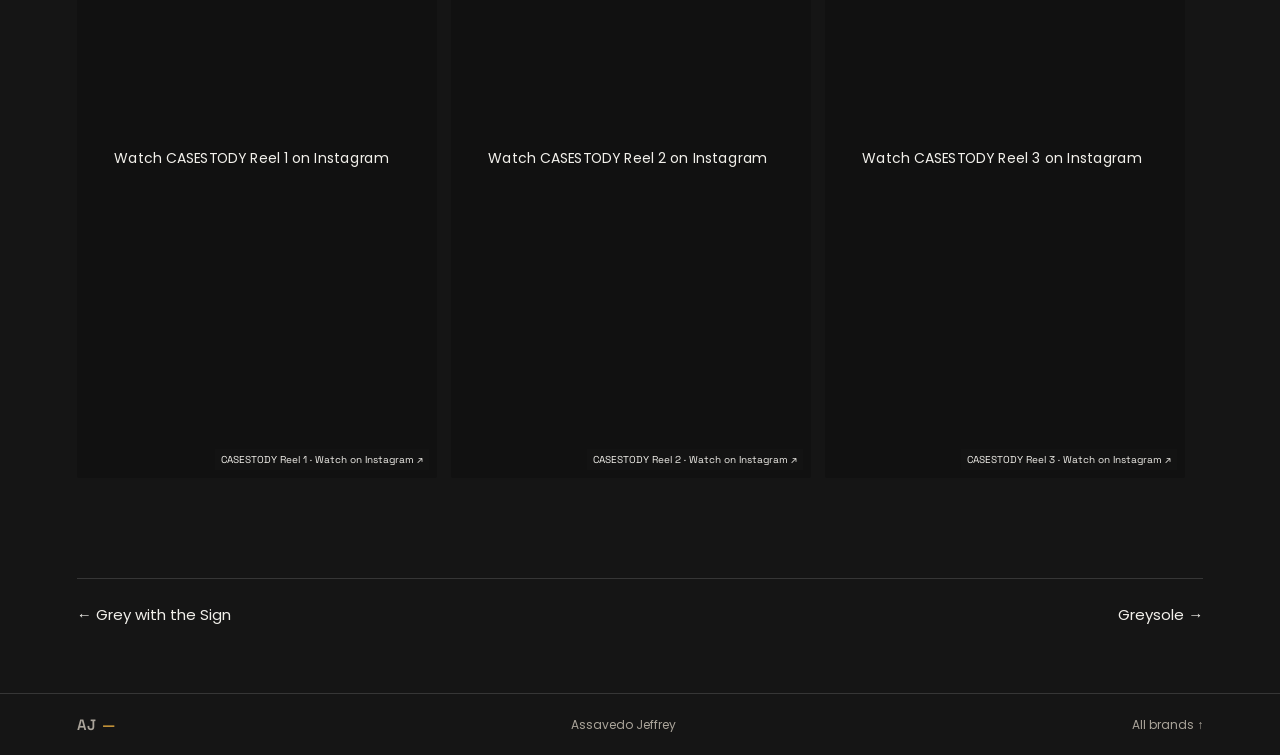
<file: casestody.html>
<!doctype html>
<html lang="en"><head><meta charset="utf-8"><meta name="viewport" content="width=device-width,initial-scale=1"><meta name="theme-color" content="#151515"><title>CASESTODY — Assavedo Jeffrey</title><meta name="description" content="Selected creative work for CASESTODY by Assavedo Jeffrey"><link rel="preconnect" href="https://fonts.googleapis.com"><link rel="preconnect" href="https://fonts.gstatic.com" crossorigin><link href="https://fonts.googleapis.com/css2?family=Poppins:wght@400;500;600&family=Space+Grotesk:wght@400;500;600;700&display=swap" rel="stylesheet"><link rel="stylesheet" href="site.css?v=theme-undone-20261112"></head>
<body class=""><header class="site-nav is-solid"><div class="wrap nav-inner"><a class="logo" href="index.html">Assavedo Jeffrey</a><nav class="nav-links" aria-label="Main navigation"><a href="index.html#about">About</a><a href="index.html#brands">Brands</a><a href="gallery.html?v=everpages-20261112">Gallery</a><a href="graphic-design.html">Graphic Design</a><a href="harmatan.html">HARMATAN</a><a href="index.html#contact">Contact</a></nav></div></header><main class="wrap">
<header class="page-top"><a class="eyebrow" href="index.html#brands">← All brands</a><h1>CASESTODY</h1><p>A phone accessories and electronics brand serving iPhone and Apple users, with products for iPhones, iPads, MacBooks, and more. This was a past client relationship.</p><div class="detail-nums"><div><span>Net followers gain</span><p>+8k</p></div><div><span>Followers · snapshot</span><p>34.4K</p></div><div><span>Instagram posts · snapshot</span><p>470</p></div></div></header><section class="detail-story"><div><h2>A retail brand<br>with presence.</h2><p>CASESTODY sells phone accessories and electronic gadgets, mainly for iPhone and Apple users, including products for iPhones, iPads, and MacBooks. I previously worked on the brand’s content and social media.</p></div></section>
<section class="detail-roles"><div><h2>My contribution.</h2><p>I worked as CASESTODY’s content and social media manager, developing creative direction and creating and posting content. I later also managed the website, SEO, and blog writing.</p><div class="social-links"><a href="https://www.instagram.com/casestody/" target="_blank" rel="noopener noreferrer">Instagram ↗︎</a><span>TikTok · link to be added</span></div></div></section>
<section class="detail-gallery"><div class="detail-gallery-heading"><div><div class="section-label"><span>03</span><span>Instagram Reels</span></div><h2>Selected work</h2></div><p>Selected video work</p></div><div class="showcase-grid casestody-reels"><figure class="instagram-reel-card"><blockquote class="instagram-media" data-instgrm-permalink="https://www.instagram.com/reel/DNaOkHnMdJ2/" data-instgrm-version="14"><a href="https://www.instagram.com/reel/DNaOkHnMdJ2/" target="_blank" rel="noopener noreferrer">Watch CASESTODY Reel 1 on Instagram</a></blockquote><figcaption>CASESTODY Reel 1 · Watch on Instagram ↗︎</figcaption></figure><figure class="instagram-reel-card"><blockquote class="instagram-media" data-instgrm-permalink="https://www.instagram.com/reel/DNTDUZtsEaR/" data-instgrm-version="14"><a href="https://www.instagram.com/reel/DNTDUZtsEaR/" target="_blank" rel="noopener noreferrer">Watch CASESTODY Reel 2 on Instagram</a></blockquote><figcaption>CASESTODY Reel 2 · Watch on Instagram ↗︎</figcaption></figure><figure class="instagram-reel-card"><blockquote class="instagram-media" data-instgrm-permalink="https://www.instagram.com/reel/DOF_EzZDm3T/" data-instgrm-version="14"><a href="https://www.instagram.com/reel/DOF_EzZDm3T/" target="_blank" rel="noopener noreferrer">Watch CASESTODY Reel 3 on Instagram</a></blockquote><figcaption>CASESTODY Reel 3 · Watch on Instagram ↗︎</figcaption></figure></div></section>
<nav class="page-nav"><a href="greywiththesign.html">← Grey with the Sign</a><a href="greysole.html">Greysole →</a></nav></main><footer class="site-footer"><div class="wrap"><a class="logo" href="index.html">AJ<span>—</span></a><span>Assavedo Jeffrey</span><a href="index.html#brands">All brands ↑︎</a></div></footer><script async src="https://www.instagram.com/embed.js"></script><script src="site.js?v=-20261112" defer></script></body></html>
</file>
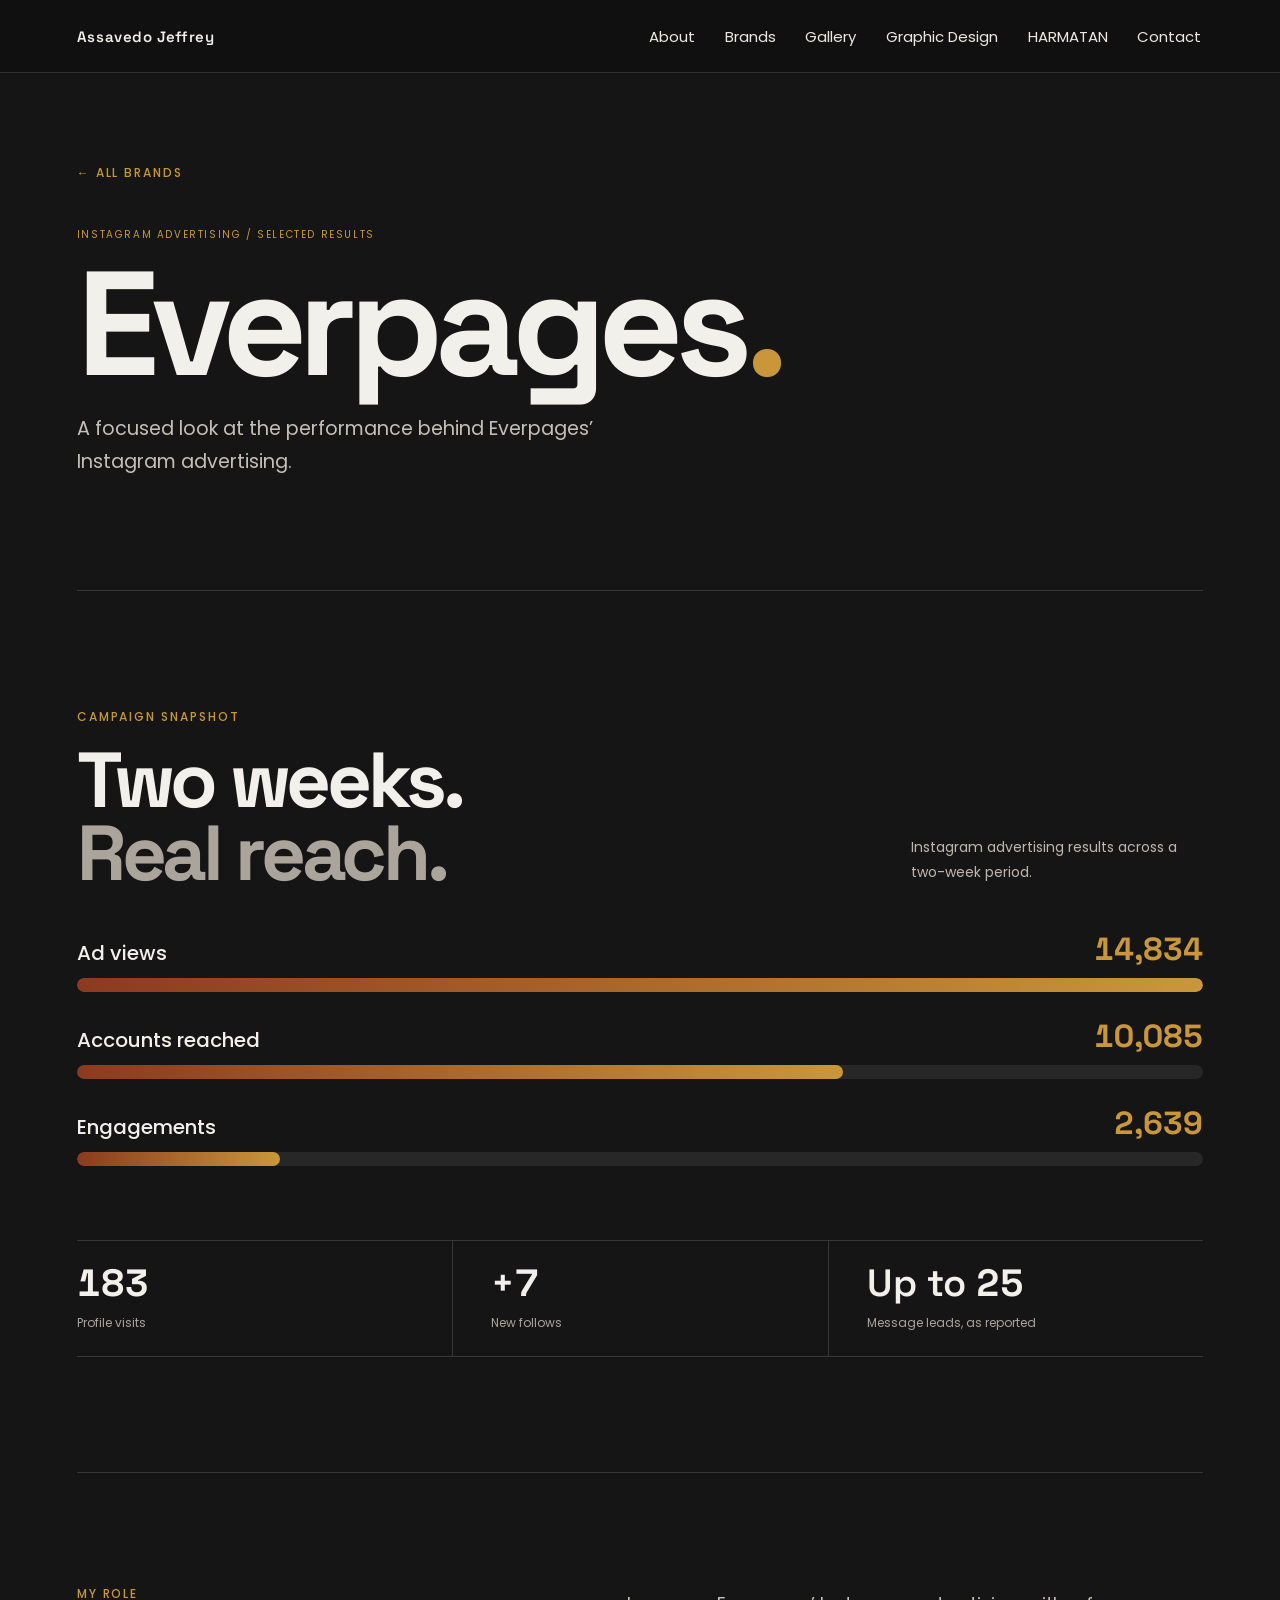
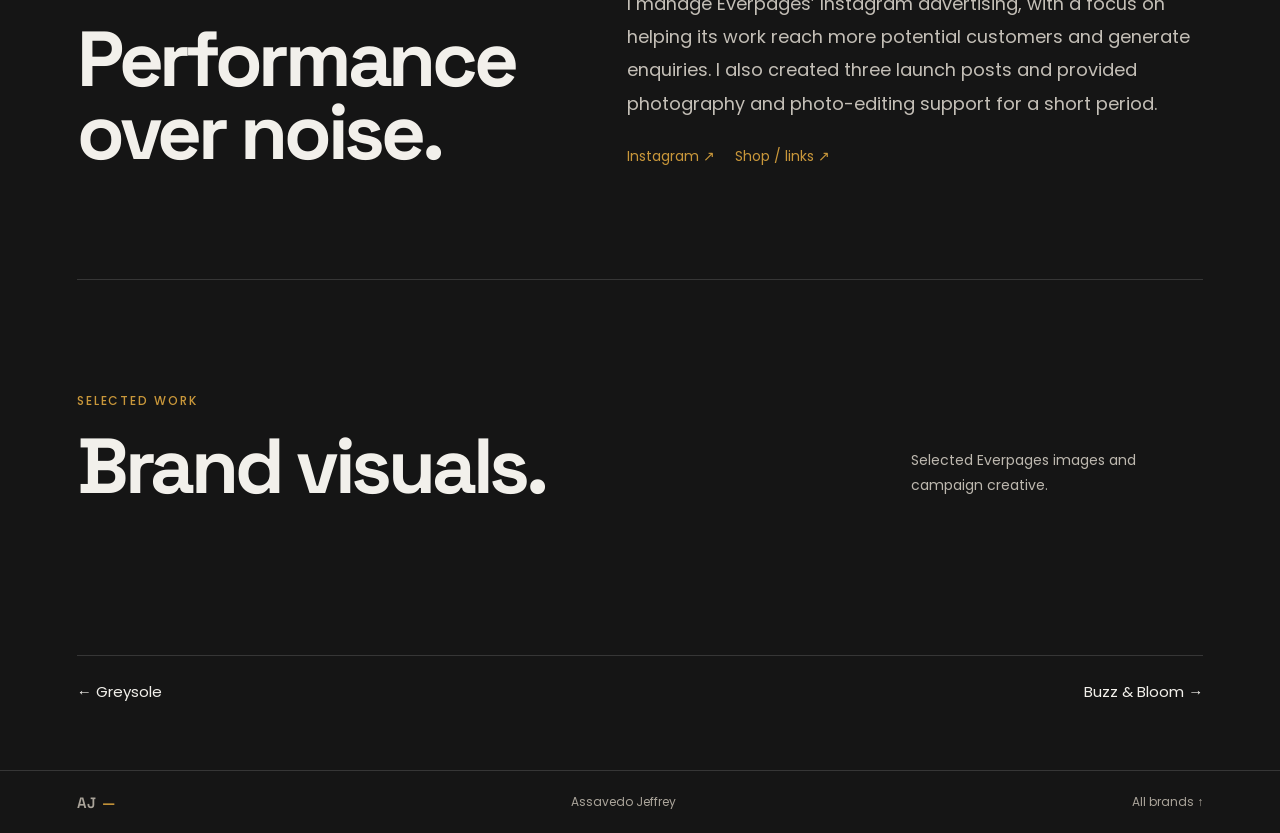
<file: everpages.html>
<!doctype html>
<html lang="en">
<head>
<meta charset="utf-8"><meta name="viewport" content="width=device-width,initial-scale=1"><meta name="theme-color" content="#151515">
<title>Everpages — Assavedo Jeffrey</title>
<meta name="description" content="Instagram advertising performance and selected creative work for Everpages by Assavedo Jeffrey.">
<link rel="preconnect" href="https://fonts.googleapis.com"><link rel="preconnect" href="https://fonts.gstatic.com" crossorigin>
<link href="https://fonts.googleapis.com/css2?family=Poppins:wght@400;500;600&family=Space+Grotesk:wght@400;500;600;700&display=swap" rel="stylesheet">
<link rel="stylesheet" href="site.css?v=theme-undone-20261112">
</head>
<body class="everpages-page">
<header class="site-nav is-solid"><div class="wrap nav-inner"><a class="logo" href="index.html">Assavedo Jeffrey</a><nav class="nav-links" aria-label="Main navigation"><a href="index.html#about">About</a><a href="index.html#brands">Brands</a><a href="gallery.html?v=everpages-performance-20261112">Gallery</a><a href="graphic-design.html">Graphic Design</a><a href="harmatan.html">HARMATAN</a><a href="index.html#contact">Contact</a></nav></div></header>
<main class="wrap everpages-main">
<header class="everpages-heading"><a class="eyebrow" href="index.html#brands">← All brands</a><p class="everpages-kicker">Instagram advertising / selected results</p><h1>Everpages<span>.</span></h1><p class="everpages-summary">A focused look at the performance behind Everpages’ Instagram advertising.</p></header>
<section class="everpages-performance" aria-labelledby="everpages-performance-title">
<div class="everpages-section-head"><div><p class="eyebrow">Campaign snapshot</p><h2 id="everpages-performance-title">Two weeks.<br><em>Real reach.</em></h2></div><p>Instagram advertising results across a two-week period.</p></div>
<div class="everpages-chart" data-everpages-chart>
<div class="everpages-bar-row"><div class="everpages-bar-label"><strong>Ad views</strong><span><b data-count-up="18137">0</b></span></div><div class="everpages-bar-track"><i data-bar-width="100%"></i></div></div>
<div class="everpages-bar-row"><div class="everpages-bar-label"><strong>Accounts reached</strong><span><b data-count-up="12331">0</b></span></div><div class="everpages-bar-track"><i data-bar-width="68%"></i></div></div>
<div class="everpages-bar-row"><div class="everpages-bar-label"><strong>Engagements</strong><span><b data-count-up="3227">0</b></span></div><div class="everpages-bar-track"><i data-bar-width="18%"></i></div></div>
</div>
<div class="everpages-supporting-stats" aria-label="Additional campaign results"><div><strong><b data-count-up="224">0</b></strong><span>Profile visits</span></div><div><strong>+<b data-count-up="9">0</b></strong><span>New follows</span></div><div><strong>Up to <b data-count-up="30">0</b></strong><span>Message leads, as reported</span></div></div>
</section>
<section class="everpages-about"><div><p class="eyebrow">My role</p><h2>Performance<br>over noise.</h2></div><div><p>I manage Everpages’ Instagram advertising, with a focus on helping its work reach more potential customers and generate enquiries. I also created three launch posts and provided photography and photo-editing support for a short period.</p><div class="social-links"><a href="https://www.instagram.com/ever.pages/" target="_blank" rel="noopener noreferrer">Instagram ↗︎</a><a href="https://linktr.ee/everpages.shop" target="_blank" rel="noopener noreferrer">Shop / links ↗︎</a></div></div></section>
<section class="everpages-selected" aria-labelledby="everpages-selected-title"><div class="everpages-selected-heading"><div><p class="eyebrow">Selected work</p><h2 id="everpages-selected-title">Brand visuals.</h2></div><p>Selected Everpages images and campaign creative.</p></div><div class="everpages-work-grid" data-prefix-gallery="everpage-" aria-live="polite"></div></section>
<nav class="page-nav"><a href="greysole.html">← Greysole</a><a href="buzz-and-bloom.html">Buzz &amp; Bloom →</a></nav>
</main><footer class="site-footer"><div class="wrap"><a class="logo" href="index.html">AJ<span>—</span></a><span>Assavedo Jeffrey</span><a href="index.html#brands">All brands ↑︎</a></div></footer>
<script src="site.js?v=-20261112" defer></script></body></html>
</file>
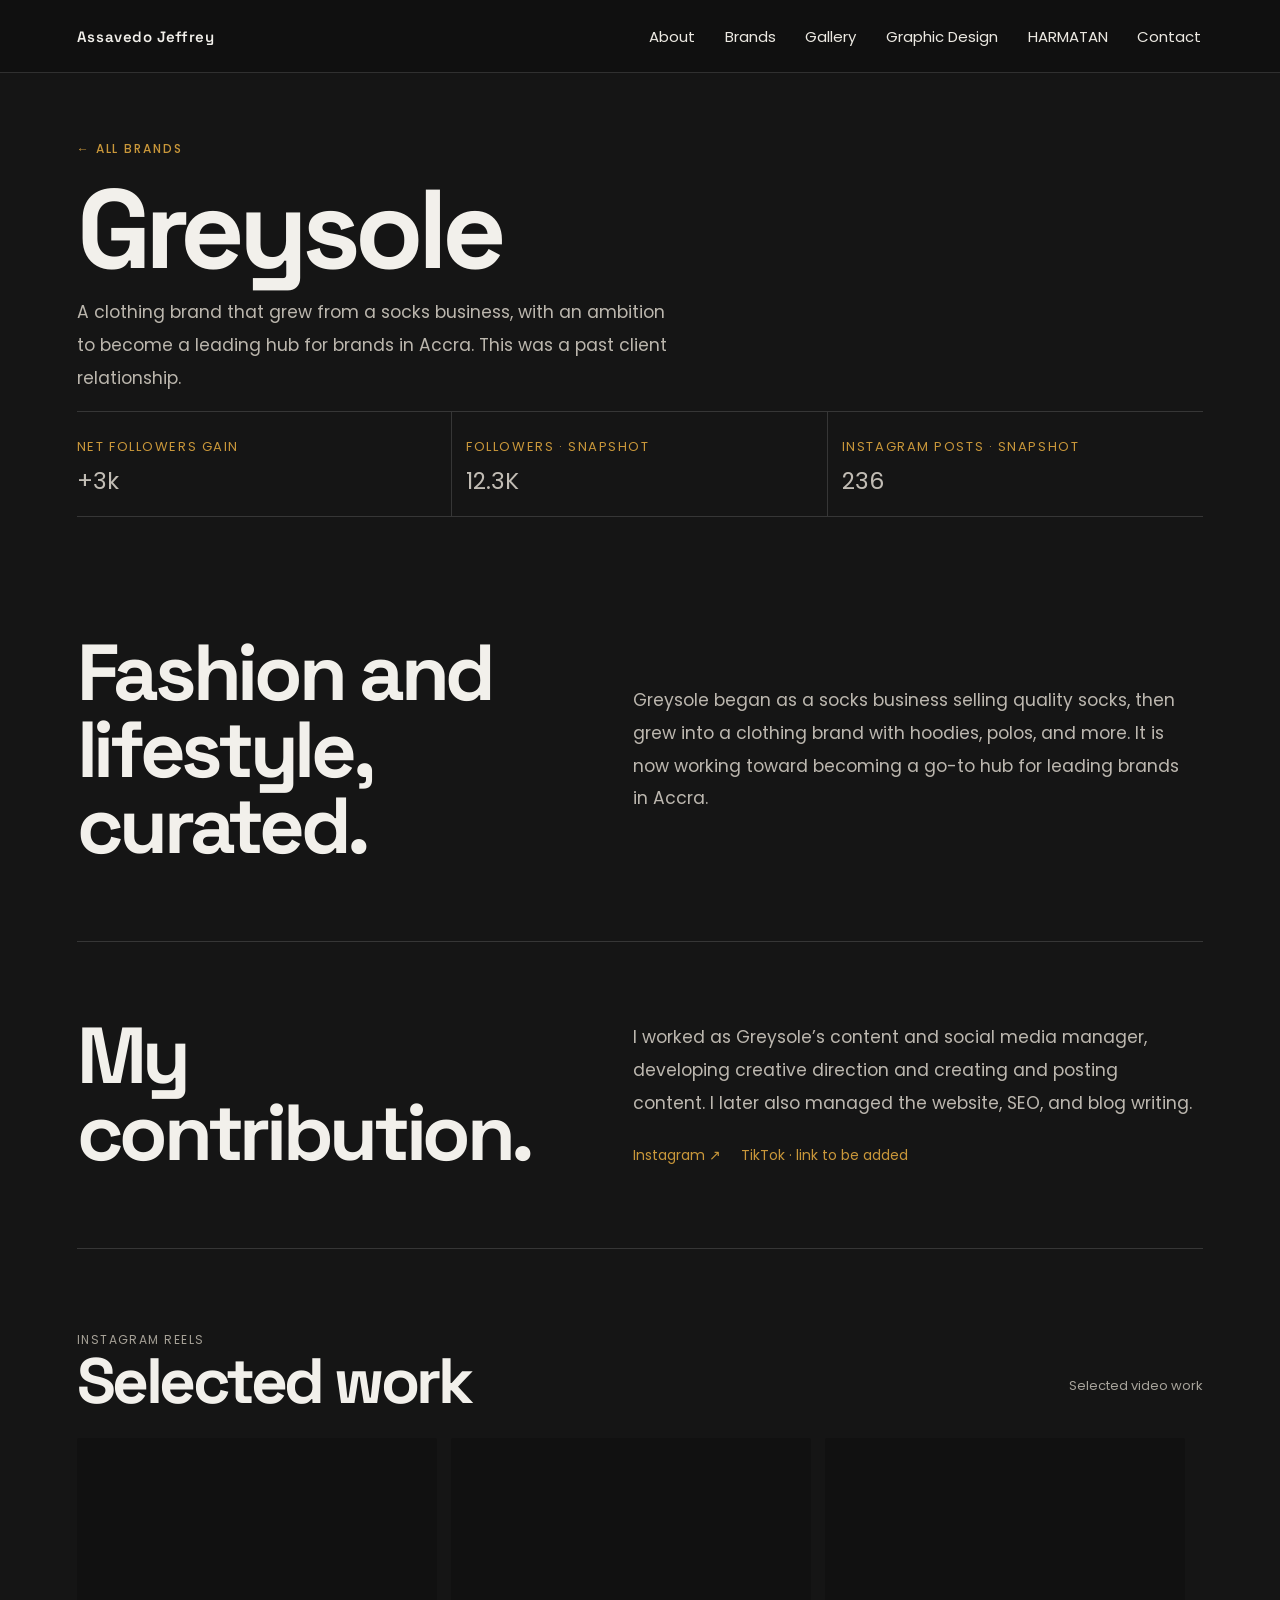
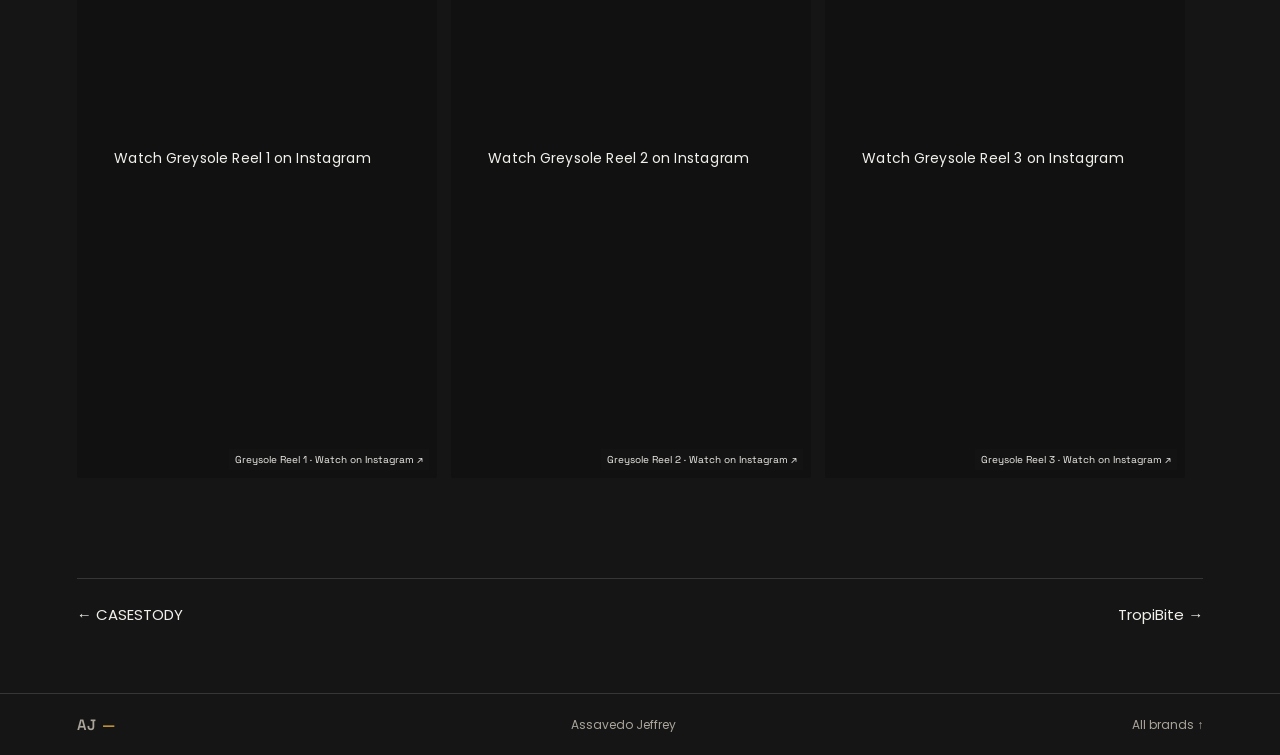
<file: greysole.html>
<!doctype html>
<html lang="en"><head><meta charset="utf-8"><meta name="viewport" content="width=device-width,initial-scale=1"><meta name="theme-color" content="#151515"><title>Greysole — Assavedo Jeffrey</title><meta name="description" content="Selected creative work for Greysole by Assavedo Jeffrey"><link rel="preconnect" href="https://fonts.googleapis.com"><link rel="preconnect" href="https://fonts.gstatic.com" crossorigin><link href="https://fonts.googleapis.com/css2?family=Poppins:wght@400;500;600&family=Space+Grotesk:wght@400;500;600;700&display=swap" rel="stylesheet"><link rel="stylesheet" href="site.css?v=theme-undone-20261112"></head>
<body class=""><header class="site-nav is-solid"><div class="wrap nav-inner"><a class="logo" href="index.html">Assavedo Jeffrey</a><nav class="nav-links" aria-label="Main navigation"><a href="index.html#about">About</a><a href="index.html#brands">Brands</a><a href="gallery.html?v=everpages-20261112">Gallery</a><a href="graphic-design.html">Graphic Design</a><a href="harmatan.html">HARMATAN</a><a href="index.html#contact">Contact</a></nav></div></header><main class="wrap">
<header class="page-top"><a class="eyebrow" href="index.html#brands">← All brands</a><h1>Greysole</h1><p>A clothing brand that grew from a socks business, with an ambition to become a leading hub for brands in Accra. This was a past client relationship.</p><div class="detail-nums"><div><span>Net followers gain</span><p>+3k</p></div><div><span>Followers · snapshot</span><p>12.3K</p></div><div><span>Instagram posts · snapshot</span><p>236</p></div></div></header><section class="detail-story"><div><h2>Fashion and<br>lifestyle, curated.</h2><p>Greysole began as a socks business selling quality socks, then grew into a clothing brand with hoodies, polos, and more. It is now working toward becoming a go-to hub for leading brands in Accra.</p></div></section>
<section class="detail-roles"><div><h2>My contribution.</h2><p>I worked as Greysole’s content and social media manager, developing creative direction and creating and posting content. I later also managed the website, SEO, and blog writing.</p><div class="social-links"><a href="https://www.instagram.com/thegreysole/" target="_blank" rel="noopener noreferrer">Instagram ↗︎</a><span>TikTok · link to be added</span></div></div></section>
<section class="detail-gallery"><div class="detail-gallery-heading"><div><div class="section-label"><span>03</span><span>Instagram Reels</span></div><h2>Selected work</h2></div><p>Selected video work</p></div><div class="showcase-grid casestody-reels"><figure class="instagram-reel-card"><blockquote class="instagram-media" data-instgrm-permalink="https://www.instagram.com/reel/DUlP6ILkb_v/" data-instgrm-version="14"><a href="https://www.instagram.com/reel/DUlP6ILkb_v/" target="_blank" rel="noopener noreferrer">Watch Greysole Reel 1 on Instagram</a></blockquote><figcaption>Greysole Reel 1 · Watch on Instagram ↗︎</figcaption></figure><figure class="instagram-reel-card"><blockquote class="instagram-media" data-instgrm-permalink="https://www.instagram.com/reel/DQ91--KADJQ/" data-instgrm-version="14"><a href="https://www.instagram.com/reel/DQ91--KADJQ/" target="_blank" rel="noopener noreferrer">Watch Greysole Reel 2 on Instagram</a></blockquote><figcaption>Greysole Reel 2 · Watch on Instagram ↗︎</figcaption></figure><figure class="instagram-reel-card"><blockquote class="instagram-media" data-instgrm-permalink="https://www.instagram.com/reel/DLu2xIcoiE2/" data-instgrm-version="14"><a href="https://www.instagram.com/reel/DLu2xIcoiE2/" target="_blank" rel="noopener noreferrer">Watch Greysole Reel 3 on Instagram</a></blockquote><figcaption>Greysole Reel 3 · Watch on Instagram ↗︎</figcaption></figure></div></section>
<nav class="page-nav"><a href="casestody.html">← CASESTODY</a><a href="tropibite.html">TropiBite →</a></nav></main><footer class="site-footer"><div class="wrap"><a class="logo" href="index.html">AJ<span>—</span></a><span>Assavedo Jeffrey</span><a href="index.html#brands">All brands ↑︎</a></div></footer><script async src="https://www.instagram.com/embed.js"></script><script src="site.js?v=-20261112" defer></script></body></html>
</file>
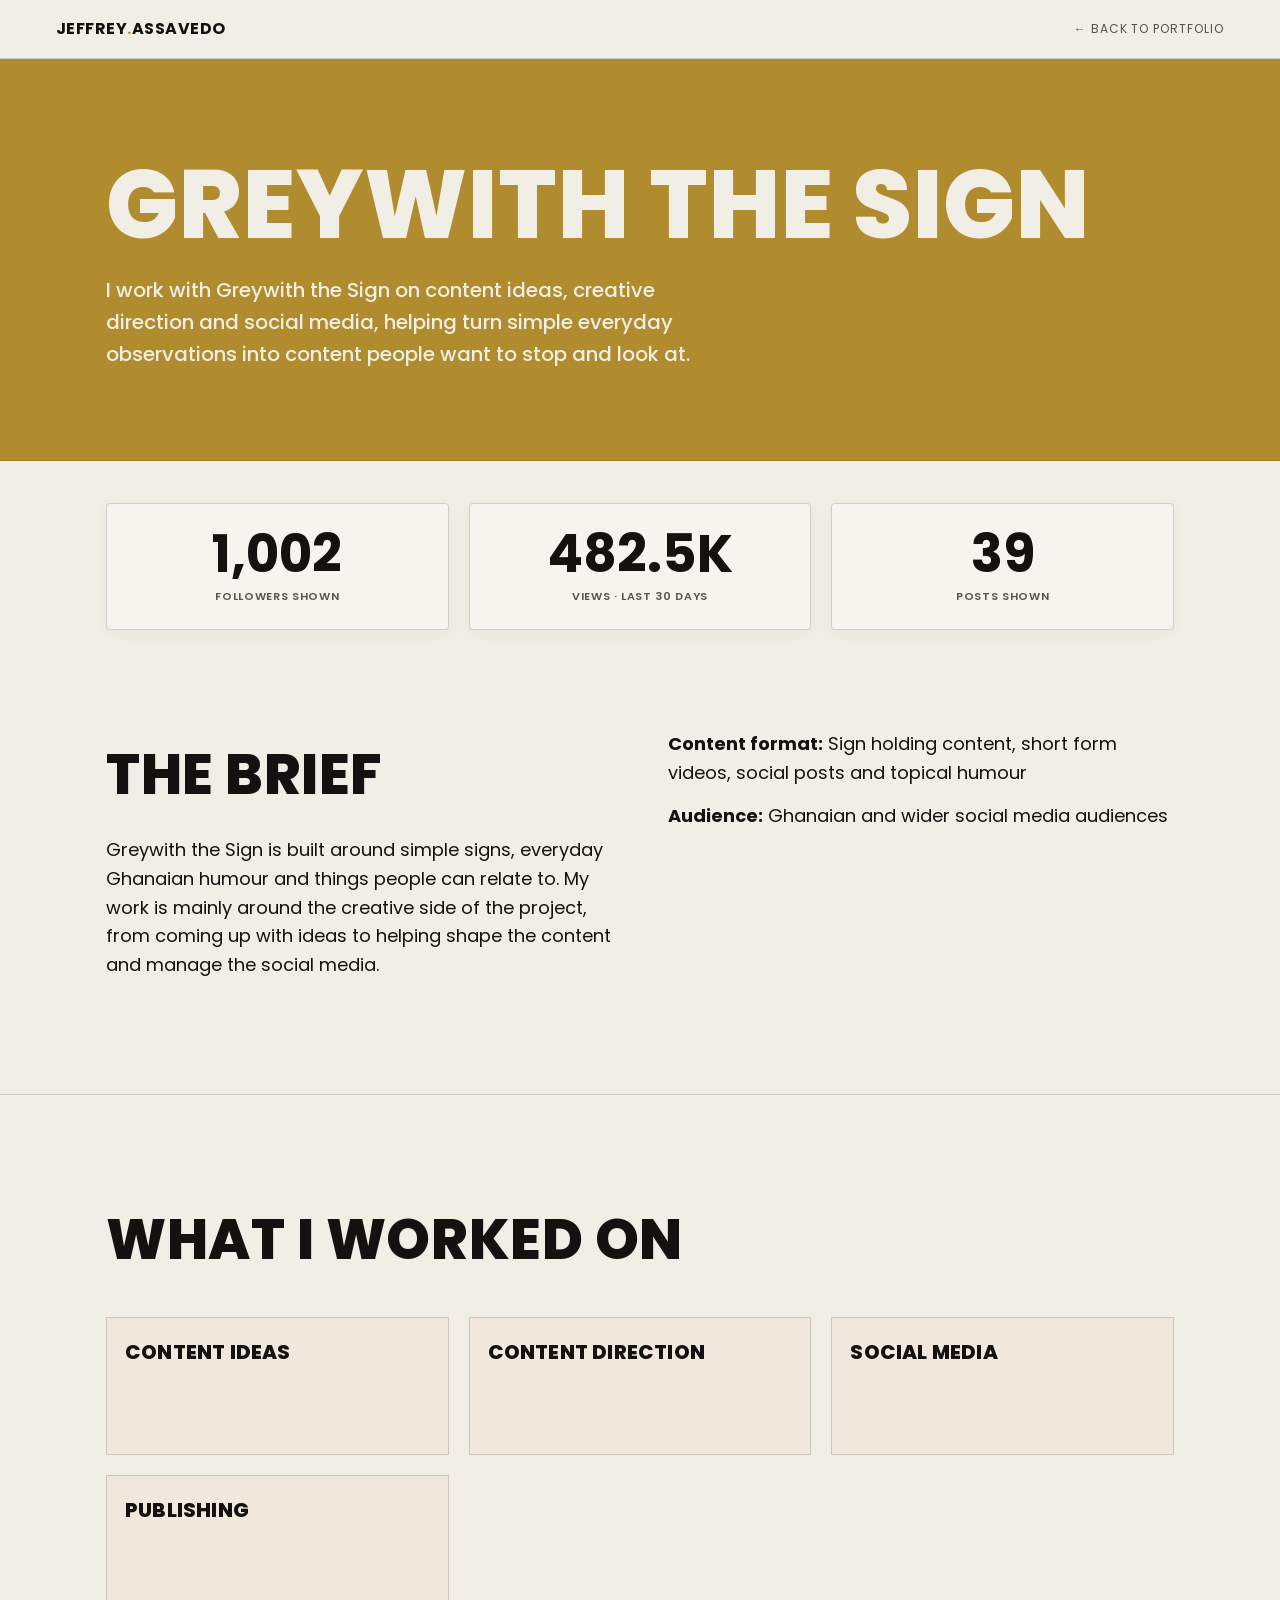
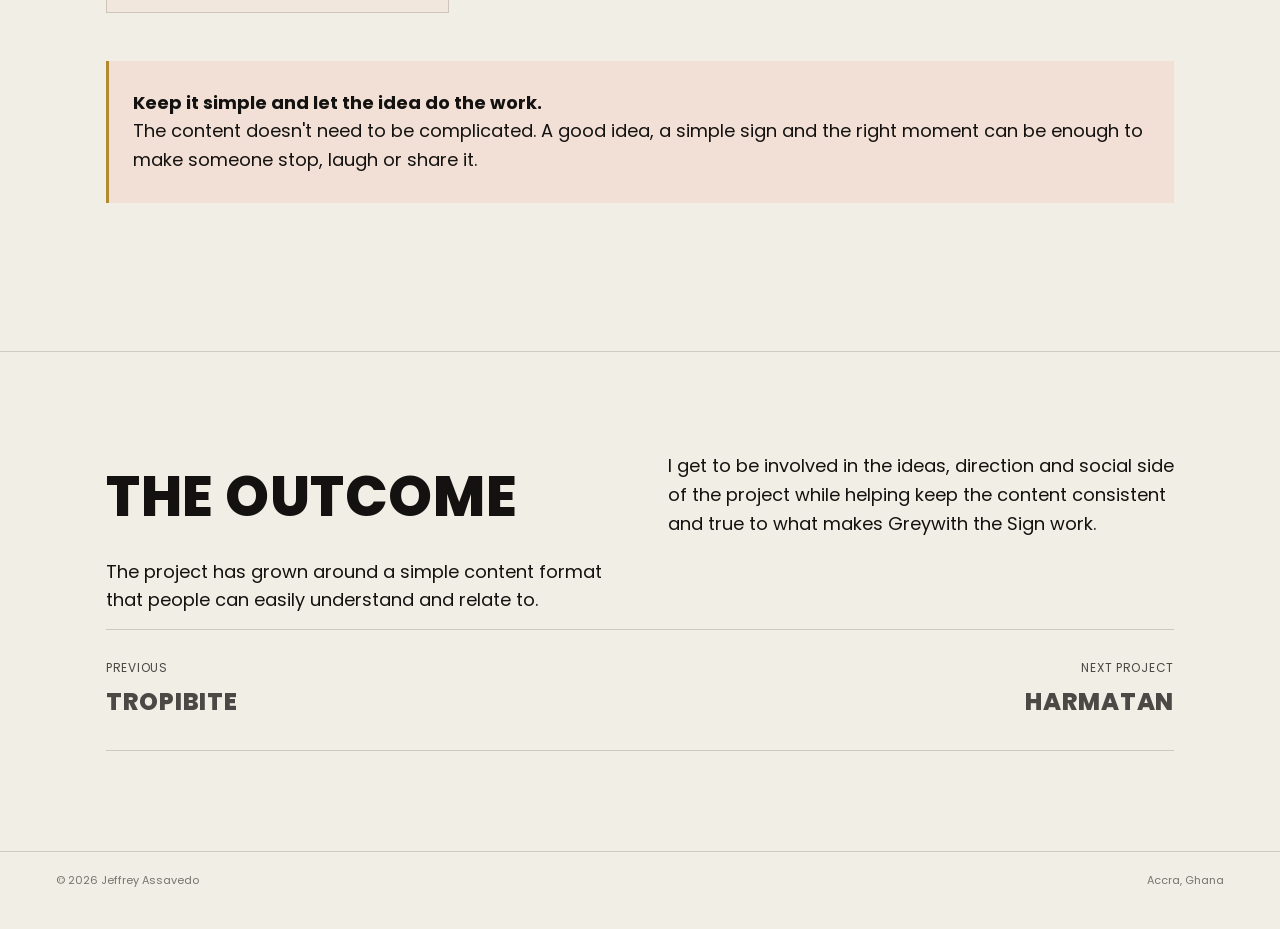
<file: greywithsign.html>
<!DOCTYPE html>
<script defer src="case-study.js"></script>
<html lang="en">
<head>
<meta charset="UTF-8">
<meta name="viewport" content="width=device-width,initial-scale=1.0">
<title>Greywith the Sign — Jeffrey Assavedo</title>
<meta name="description" content="Greywith the Sign case study — social media management and creative support.">
<link rel="preconnect" href="https://fonts.googleapis.com">
<link rel="preconnect" href="https://fonts.gstatic.com" crossorigin>
<link href="https://fonts.googleapis.com/css2?family=Poppins:wght@400;500;600;700;800&display=swap" rel="stylesheet">
<style>
:root{--ink:#141210;--paper:#F1EEE5;--brand:#B08C2E;--line:rgba(20,18,16,.16);--maxw:1180px}*{box-sizing:border-box}html{scroll-behavior:smooth}body{margin:0;background:var(--paper);color:var(--ink);font-family:Poppins,sans-serif;font-size:16px;line-height:1.6;-webkit-font-smoothing:antialiased}a{color:inherit;text-decoration:none}.wrap{max-width:var(--maxw);margin:0 auto;padding:0 clamp(20px,5vw,56px)}h1,h2,h3{font-family:Poppins,sans-serif;font-weight:800;text-transform:uppercase;letter-spacing:.01em;margin:0}header.site{position:sticky;top:0;z-index:50;background:var(--paper);border-bottom:1px solid var(--line)}.nav{display:flex;align-items:center;justify-content:space-between;padding:16px clamp(20px,5vw,56px)}.mark{font-weight:700;letter-spacing:.03em}.mark span{color:var(--brand)}.back{font-size:12px;text-transform:uppercase;letter-spacing:.08em;opacity:.7}.hero{padding:clamp(56px,10vw,100px) 0 clamp(40px,7vw,70px);border-bottom:1px solid var(--line);background:var(--brand);color:var(--paper)}.hero h1{font-size:clamp(48px,9vw,96px);line-height:.95;margin-bottom:12px}.role{font-size:clamp(13px,1.6vw,15px);text-transform:uppercase;letter-spacing:.08em;opacity:.9;margin-bottom:24px}.lede{font-size:clamp(16px,2vw,20px);max-width:620px;font-weight:500}section{padding:clamp(56px,9vw,100px) 0;border-bottom:1px solid var(--line)}.stats{padding:clamp(28px,4vw,42px) 0 0;border-bottom:0;background:var(--paper)}.stats-grid{display:grid;grid-template-columns:repeat(3,minmax(0,1fr));gap:20px;width:100%;align-items:stretch}.stat-card{border:1px solid var(--line);padding:24px;text-align:center;background:rgba(255,255,255,.38);border-radius:4px;box-shadow:0 4px 16px rgba(20,18,16,.04)}.stat-card .num{font-family:Poppins,sans-serif;font-size:clamp(32px,5vw,52px);font-weight:700;line-height:1;margin-bottom:8px}.stat-card .label{font-family:Poppins,sans-serif;font-size:11px;font-weight:600;text-transform:uppercase;letter-spacing:.06em;opacity:.7}.section-intro{display:grid;grid-template-columns:1fr 1fr;gap:56px}.section-intro h2{font-size:clamp(32px,5vw,56px);margin-bottom:16px}.section-intro p{font-size:clamp(16px,2vw,18px);margin:0 0 14px}.work-grid{display:grid;grid-template-columns:repeat(auto-fit,minmax(280px,1fr));gap:20px;margin-bottom:40px}.work-item{border:1px solid var(--line);padding:18px;background:rgba(255,61,46,.04)}.work-item h3{font-size:20px;margin-bottom:6px}.desc{font-size:14px;opacity:.8}.callout{background:rgba(255,61,46,.08);border-left:3px solid var(--brand);padding:28px 24px;margin:48px 0}.callout p{font-size:clamp(16px,2vw,18px);margin:0}.case-nav{display:flex;justify-content:space-between;padding:28px 0;border-top:1px solid var(--line);border-bottom:1px solid var(--line)}.case-nav a{display:flex;flex-direction:column;gap:6px;font-size:12px;text-transform:uppercase;letter-spacing:.06em;opacity:.75}.case-nav .title{font-size:clamp(18px,2.4vw,24px);font-weight:800;opacity:1}.case-nav a:hover{color:var(--brand)}footer{padding:20px clamp(20px,5vw,56px) 40px;font-size:11px;opacity:.55;display:flex;justify-content:space-between;flex-wrap:wrap;gap:8px}@media(max-width:760px){.stats-grid{grid-template-columns:1fr}.stat-card{padding:22px}.section-intro{grid-template-columns:1fr;gap:20px}.case-nav{flex-direction:column;gap:20px}}
</style>
<style id="case-study-standard">
.stats{padding:clamp(28px,4vw,42px) 0 0;border-bottom:0;background:var(--paper)}
.stats-grid{display:grid;grid-template-columns:repeat(3,1fr);gap:20px}
.stat-card{border:1px solid var(--line);padding:24px;text-align:center;background:rgba(255,255,255,.38);border-radius:4px;box-shadow:0 4px 16px rgba(20,18,16,.04)}
.stat-card .num{font-family:'Poppins',sans-serif;font-size:clamp(32px,5vw,52px);font-weight:700;line-height:1;margin-bottom:8px}
.stat-card .label{font-family:'Poppins',sans-serif;font-size:11px;font-weight:600;text-transform:uppercase;letter-spacing:.06em;opacity:.7}
.case-work-title{font-family:'Poppins',sans-serif;font-weight:800;text-transform:uppercase;font-size:clamp(34px,6vw,64px);margin:0 0 32px}
@media(max-width:760px){.stats-grid{grid-template-columns:1fr}.stat-card{padding:22px}}
</style>
</head>
<body>
<header class="site"><div class="nav"><a href="index.html" class="mark">JEFFREY<span>.</span>ASSAVEDO</a><a href="index.html#experience" class="back">← Back to portfolio</a></div></header>
<main>
<section class="hero"><div class="wrap"><h1>Greywith the Sign</h1><p class="role"></p><p class="lede">I work with Greywith the Sign on content ideas, creative direction and social media, helping turn simple everyday observations into content people want to stop and look at.</p></div></section>
<section class="stats"><div class="wrap"><div class="stats-grid reveal"><div class="stat-card"><div class="num">1,002</div><div class="label">Followers shown</div></div><div class="stat-card"><div class="num">482.5K</div><div class="label">Views · Last 30 days</div></div><div class="stat-card"><div class="num">39</div><div class="label">Posts shown</div></div></div></div></section>
<section><div class="wrap"><div class="section-intro"><div><h2>The Brief</h2><p>Greywith the Sign is built around simple signs, everyday Ghanaian humour and things people can relate to. My work is mainly around the creative side of the project, from coming up with ideas to helping shape the content and manage the social media.</p></div><div><p><strong>Content format:</strong> Sign holding content, short form videos, social posts and topical humour</p><p><strong>Audience:</strong> Ghanaian and wider social media audiences</p></div></div></div></section>
<section><div class="wrap"><h2 style="font-size:clamp(32px,5vw,56px);margin-bottom:32px">What I Worked On</h2><div class="work-grid"><div class="work-item"><div class="label">Ideas</div><h3>Content Ideas</h3><p class="desc">Coming up with simple ideas around humour, opinions and everyday situations that people can relate to.</p></div><div class="work-item"><div class="label">Direction</div><h3>Content Direction</h3><p class="desc">Helping shape how the ideas are presented and making sure the content stays simple and easy to understand.</p></div><div class="work-item"><div class="label">Social</div><h3>Social Media</h3><p class="desc">Managing the social side of the project and keeping the content consistent across the page.</p></div><div class="work-item"><div class="label">Publishing</div><h3>Publishing</h3><p class="desc">Turning the ideas into finished posts and putting them out in a way that gives them a chance to reach and engage more people.</p></div></div><div class="callout"><p><strong>Keep it simple and let the idea do the work.</strong></p><p>The content doesn't need to be complicated. A good idea, a simple sign and the right moment can be enough to make someone stop, laugh or share it.</p></div></div></section>
<section><div class="wrap"><div class="section-intro"><div><h2>The Outcome</h2><p>The project has grown around a simple content format that people can easily understand and relate to.</p></div><div><p>I get to be involved in the ideas, direction and social side of the project while helping keep the content consistent and true to what makes Greywith the Sign work.</p></div></div><div class="case-nav"><a href="tropibite.html"><span>Previous</span><span class="title">TropiBite</span></a><a href="harmatan.html" style="text-align:right"><span>Next Project</span><span class="title">HARMATAN</span></a></div></div></section>
</main><footer><span>© 2026 Jeffrey Assavedo</span><span>Accra, Ghana</span></footer>
<script>
  const els = document.querySelectorAll('.reveal');
  const io = new IntersectionObserver((entries)=>{entries.forEach(e=>{if(e.isIntersecting){e.target.classList.add('in');io.unobserve(e.target);}});},{threshold:0.12});
  els.forEach(el=>io.observe(el));
</script>
<script id="portfolio-polish-js">(()=>{const reduce=matchMedia('(prefers-reduced-motion: reduce)').matches;const io=new IntersectionObserver(es=>es.forEach(e=>{if(!e.isIntersecting)return;const g=e.target;if(g.matches('.work-grid'))g.classList.add('polished-in');if(g.matches('.stats-grid,.stats'))g.querySelectorAll('.stat strong,.stat .num').forEach(el=>{const raw=el.textContent.trim();const m=raw.match(/^([+$]?)([0-9,.]+)(.*)$/);if(!m||reduce)return;const target=parseFloat(m[2].replace(/,/g,''));if(!isFinite(target))return;const suffix=m[3],prefix=m[1],start=performance.now(),dur=1400;function tick(t){const p=Math.min(1,(t-start)/dur),v=target*(1-Math.pow(1-p,3));el.textContent=prefix+(target>=100?Math.round(v).toLocaleString():v.toFixed(target%1?1:0))+suffix;if(p<1)requestAnimationFrame(tick)}requestAnimationFrame(tick)});io.unobserve(g)},{threshold:.12});document.querySelectorAll('.work-grid,.stats-grid,.stats').forEach(x=>io.observe(x));if(!reduce)addEventListener('scroll',()=>{document.querySelectorAll('.hero').forEach(h=>{const r=h.getBoundingClientRect();if(r.bottom>0&&r.top<innerHeight)h.style.setProperty('--hero-shift',((innerHeight-r.top)*-.018)+'px')})},{passive:true})})();</script>
</body>
</html>
</file>
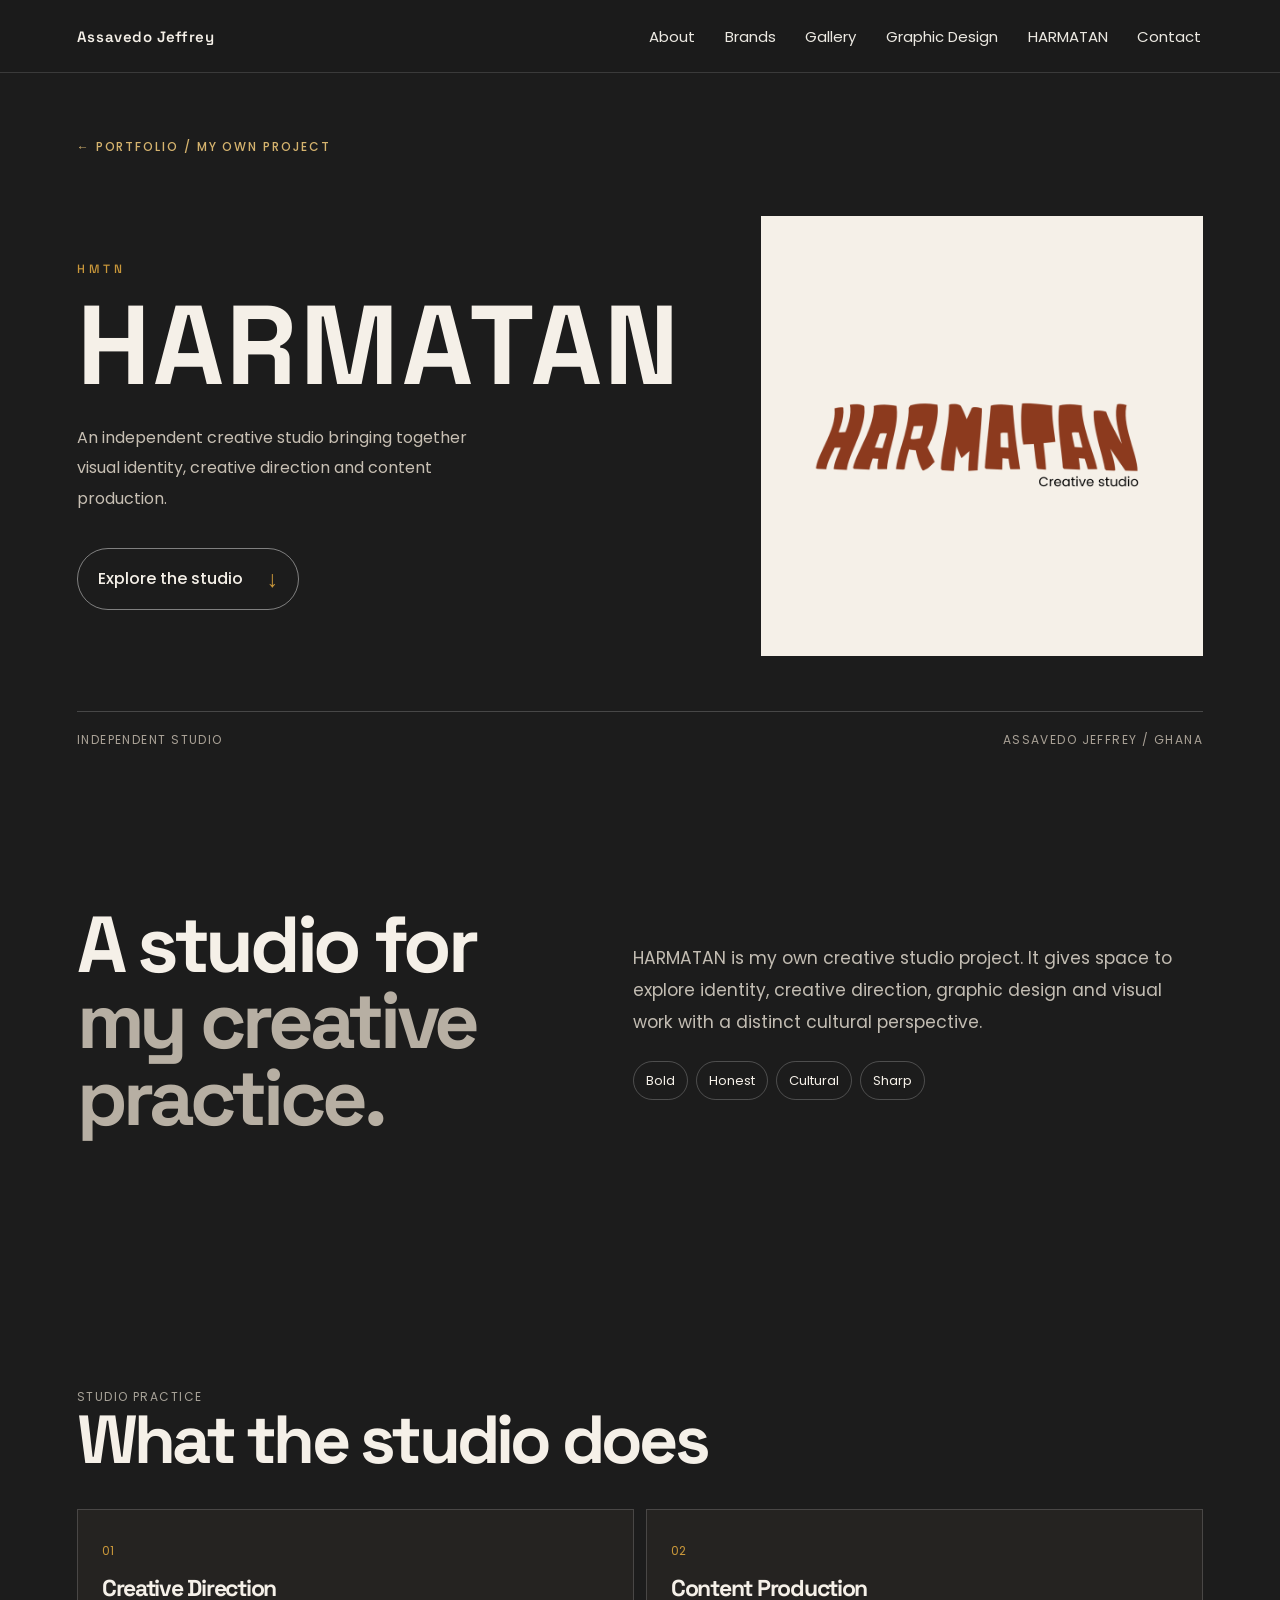
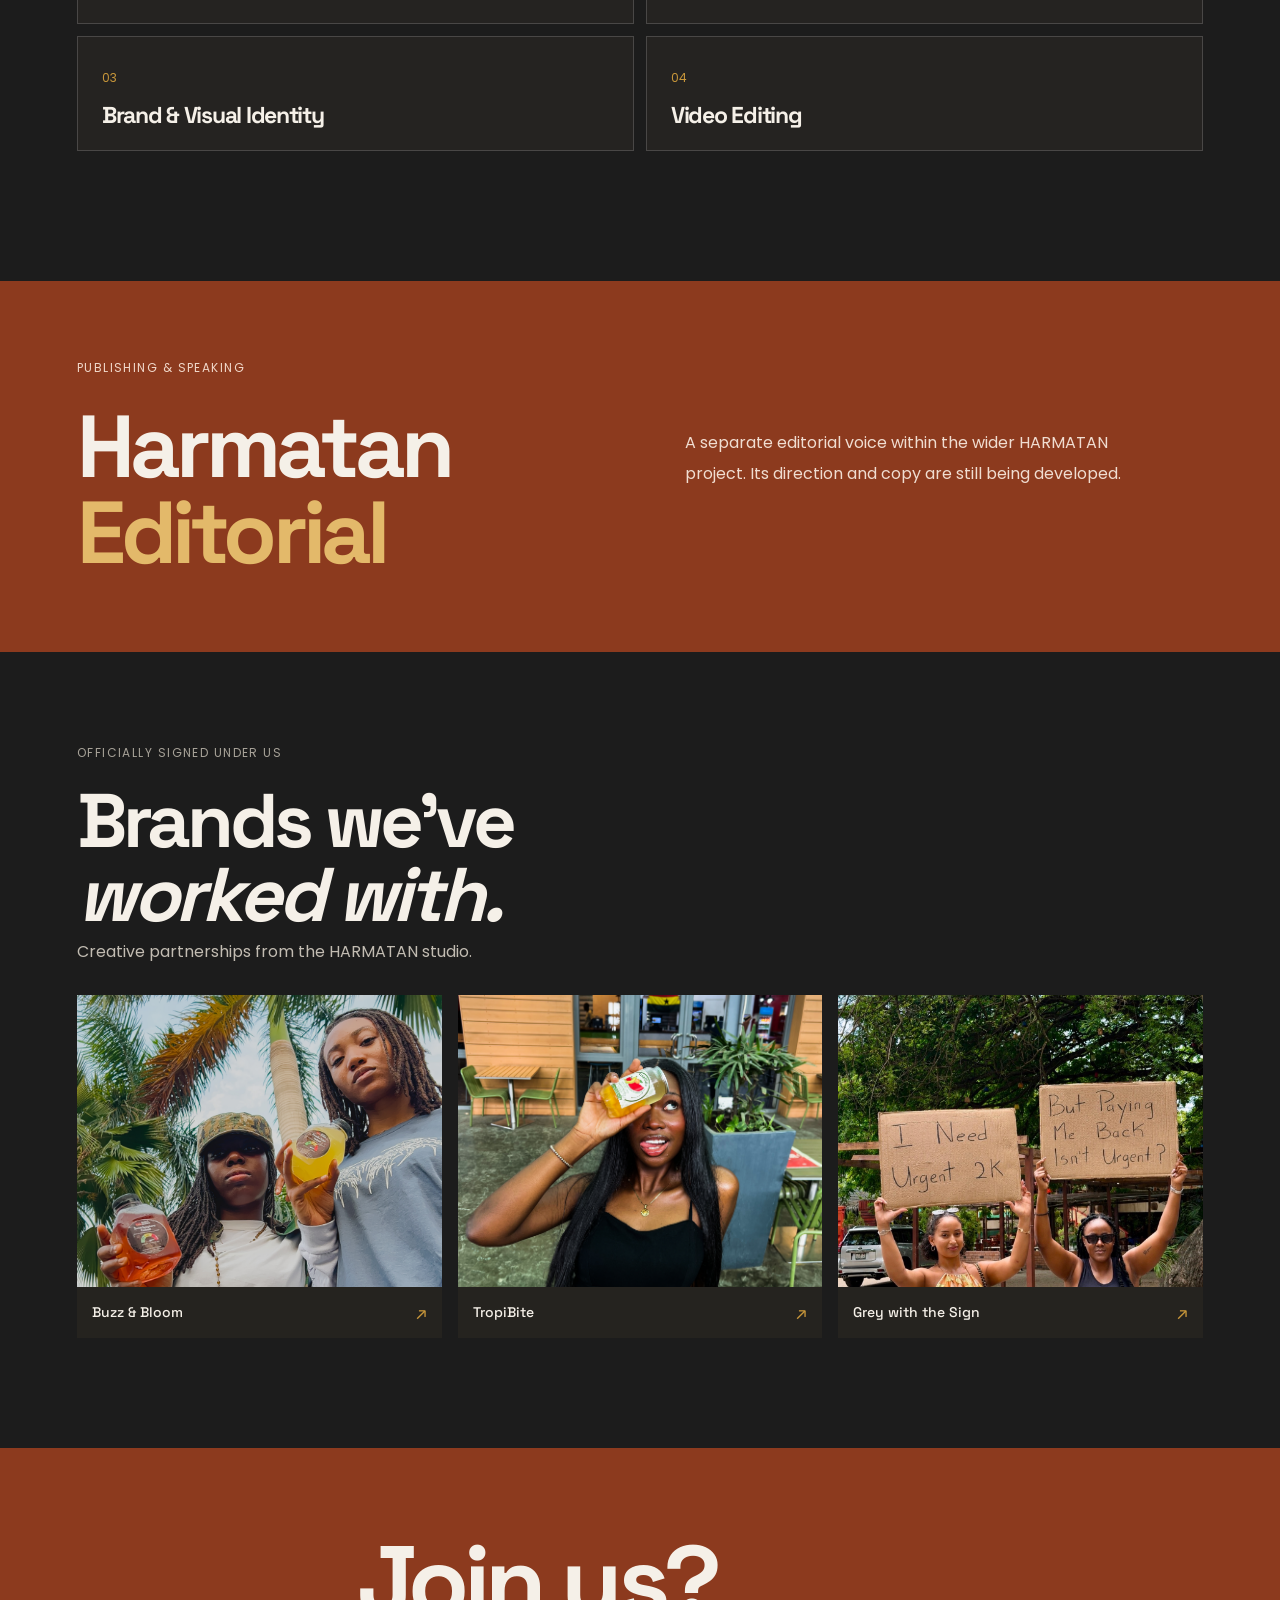
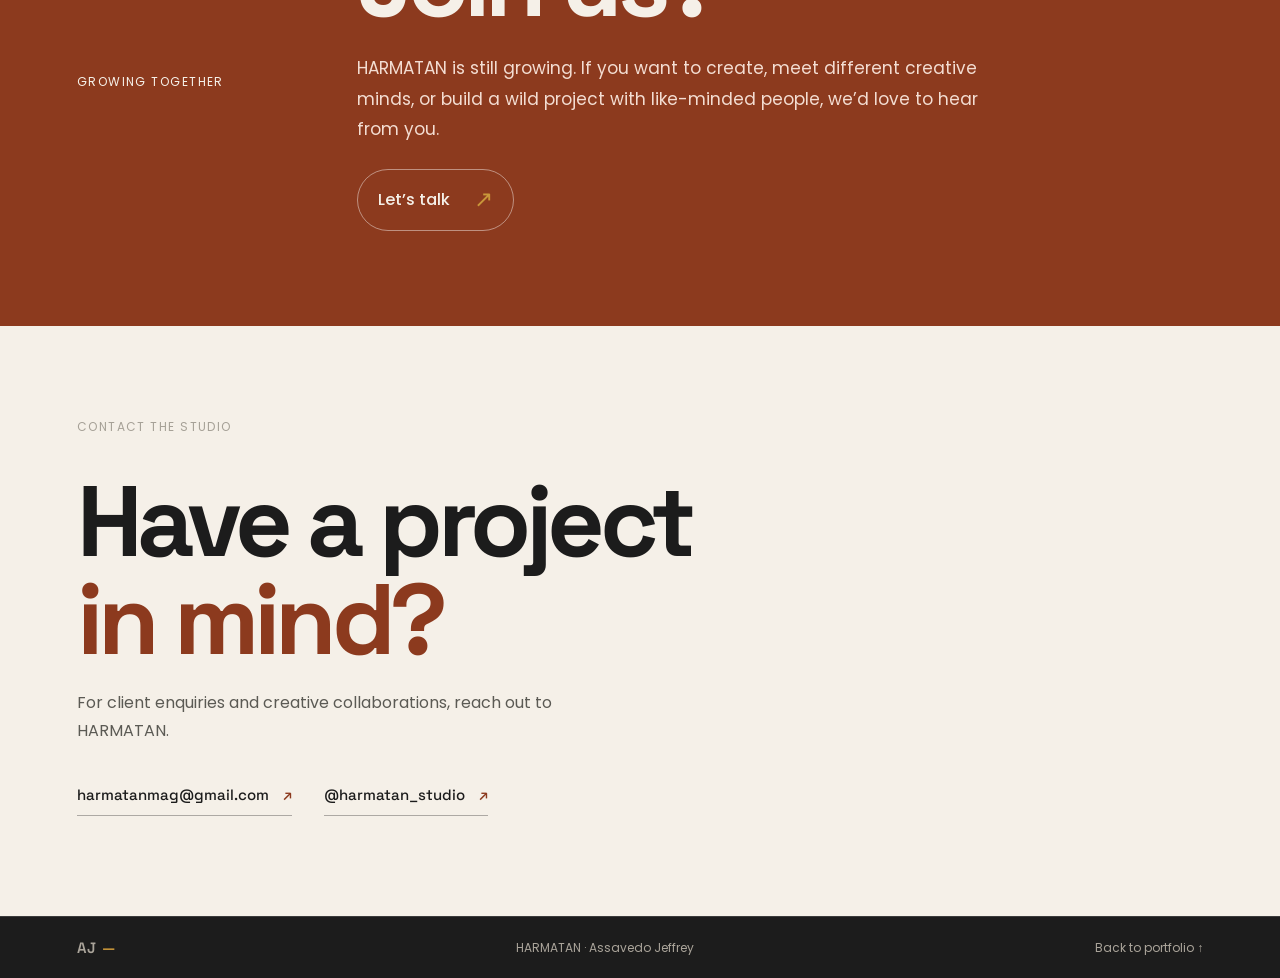
<file: harmatan.html>
<!doctype html>
<html lang="en"><head><meta charset="utf-8"><meta name="viewport" content="width=device-width,initial-scale=1"><meta name="theme-color" content="#1c1c1c"><title>HARMATAN — Creative Studio</title><meta name="description" content="HARMATAN, an independent creative studio by Assavedo Jeffrey"><link rel="preconnect" href="https://fonts.googleapis.com"><link rel="preconnect" href="https://fonts.gstatic.com" crossorigin><link href="https://fonts.googleapis.com/css2?family=Poppins:wght@400;500;600&family=Space+Grotesk:wght@400;500;600;700&display=swap" rel="stylesheet"><link rel="stylesheet" href="site.css?v=theme-undone-20261112"></head>
<body class="harmatan-theme"><header class="site-nav is-solid"><div class="wrap nav-inner"><a class="logo" href="index.html">Assavedo Jeffrey</a><nav class="nav-links" aria-label="Main navigation"><a href="index.html#about">About</a><a href="index.html#brands">Brands</a><a href="gallery.html?v=everpages-20261112">Gallery</a><a href="graphic-design.html">Graphic Design</a><a href="harmatan.html">HARMATAN</a><a href="index.html#contact">Contact</a></nav></div></header><main>
<section class="hmt-hero"><div class="wrap"><a class="eyebrow" href="index.html#harmatan">← Portfolio / My own project</a><div class="hmt-hero-layout"><div><p class="hmt-mark">HMTN</p><h1>HARMATAN</h1><p>An independent creative studio bringing together visual identity, creative direction and content production.</p><a class="cream-link" href="#hmt-work">Explore the studio <span>↓</span></a></div><figure class="hmt-brand-assets"><img src="images/harmatanwordmark-1.png" alt="HARMATAN wordmark"></figure></div><div class="hmt-foot"><span>Independent studio</span><span>Assavedo Jeffrey / Ghana</span></div></div></section>
<section class="section wrap hmt-intro"><div class="hmt-intro-content"><h2>A studio for<br><em>my creative practice.</em></h2><div class="hmt-intro-copy"><p>HARMATAN is my own creative studio project. It gives space to explore identity, creative direction, graphic design and visual work with a distinct cultural perspective.</p><div class="voice-tags"><span>Bold</span><span>Honest</span><span>Cultural</span><span>Sharp</span></div></div></div></section>
<section class="section wrap"><div class="section-label"><span>02</span><span>Studio practice</span></div><div class="hmt-section-content"><h2>What the studio does</h2><div class="hmt-services"><article><span>01</span><h3>Creative Direction</h3></article><article><span>02</span><h3>Content Production</h3></article><article><span>03</span><h3>Brand &amp; Visual Identity</h3></article><article><span>04</span><h3>Video Editing</h3></article></div></div></section>
<section class="hmt-editorial"><div class="wrap hmt-editorial-layout"><div><div class="section-label"><span>03</span><span>Publishing &amp; speaking</span></div><h2>Harmatan<br><em>Editorial</em></h2></div><div><p>A separate editorial voice within the wider HARMATAN project. Its direction and copy are still being developed.</p></div></div></section>
<section class="section wrap hmt-clients" id="hmt-work"><div class="section-label"><span>04</span><span>Officially signed under us</span></div><div class="hmt-section-content"><h2>Brands we’ve<br><em>worked with.</em></h2><p>Creative partnerships from the HARMATAN studio.</p><div class="hmt-client-grid"><a class="hmt-client-card" href="buzz-and-bloom.html"><img src="images/buzzbloom-10.jpg" alt="Buzz &amp; Bloom selected work" loading="lazy"><span>Buzz &amp; Bloom <b>↗︎</b></span></a><a class="hmt-client-card" href="tropibite.html"><img src="images/tropibite-4.jpg" alt="TropiBite selected work" loading="lazy"><span>TropiBite <b>↗︎</b></span></a><a class="hmt-client-card" href="greywiththesign.html"><img src="images/greywiththesign-1.jpg" alt="Grey with the Sign selected work" loading="lazy"><span>Grey with the Sign <b>↗︎</b></span></a></div></div></section><section class="hmt-join"><div class="wrap hmt-join-inner"><div class="section-label"><span>05</span><span>Growing together</span></div><div><h2>Join us?</h2><p>HARMATAN is still growing. If you want to create, meet different creative minds, or build a wild project with like-minded people, we’d love to hear from you.</p><a class="cream-link" href="#hmt-contact">Let’s talk <span>↗︎</span></a></div></div></section>
<section class="hmt-contact" id="hmt-contact"><div class="wrap hmt-contact-inner"><div class="section-label"><span>06</span><span>Contact the studio</span></div><h2>Have a project<br><em>in mind?</em></h2><p>For client enquiries and creative collaborations, reach out to HARMATAN.</p><div class="hmt-contact-links"><a href="mailto:harmatanmag@gmail.com">harmatanmag@gmail.com <span>↗︎</span></a><a href="https://www.instagram.com/harmatan_studio?stkn=bmRnN2hobGFkNjhk" target="_blank" rel="noopener noreferrer">@harmatan_studio <span>↗︎</span></a></div></div></section></main><footer class="site-footer"><div class="wrap"><a class="logo" href="index.html">AJ<span>—</span></a><span>HARMATAN · Assavedo Jeffrey</span><a href="index.html#harmatan">Back to portfolio ↑︎</a></div></footer><script src="site.js?v=-20261112" defer></script></body></html>
</file>
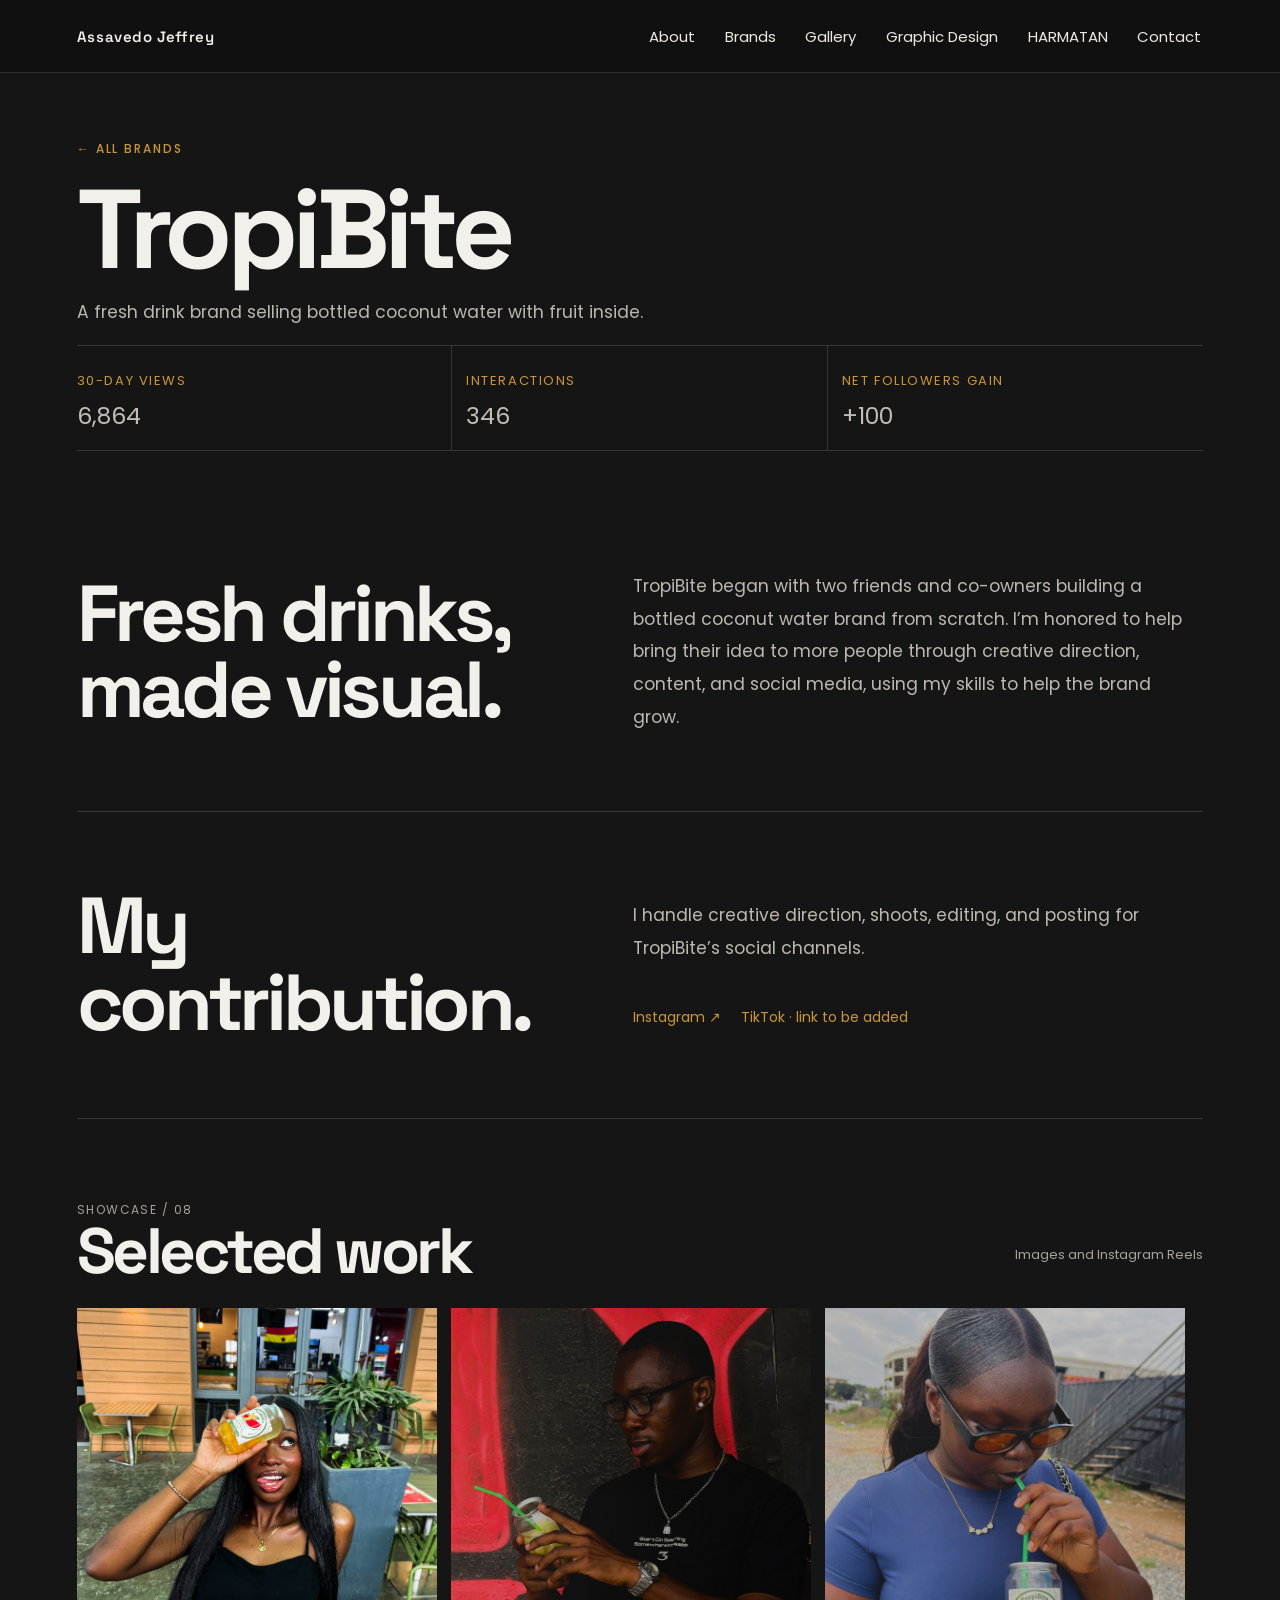
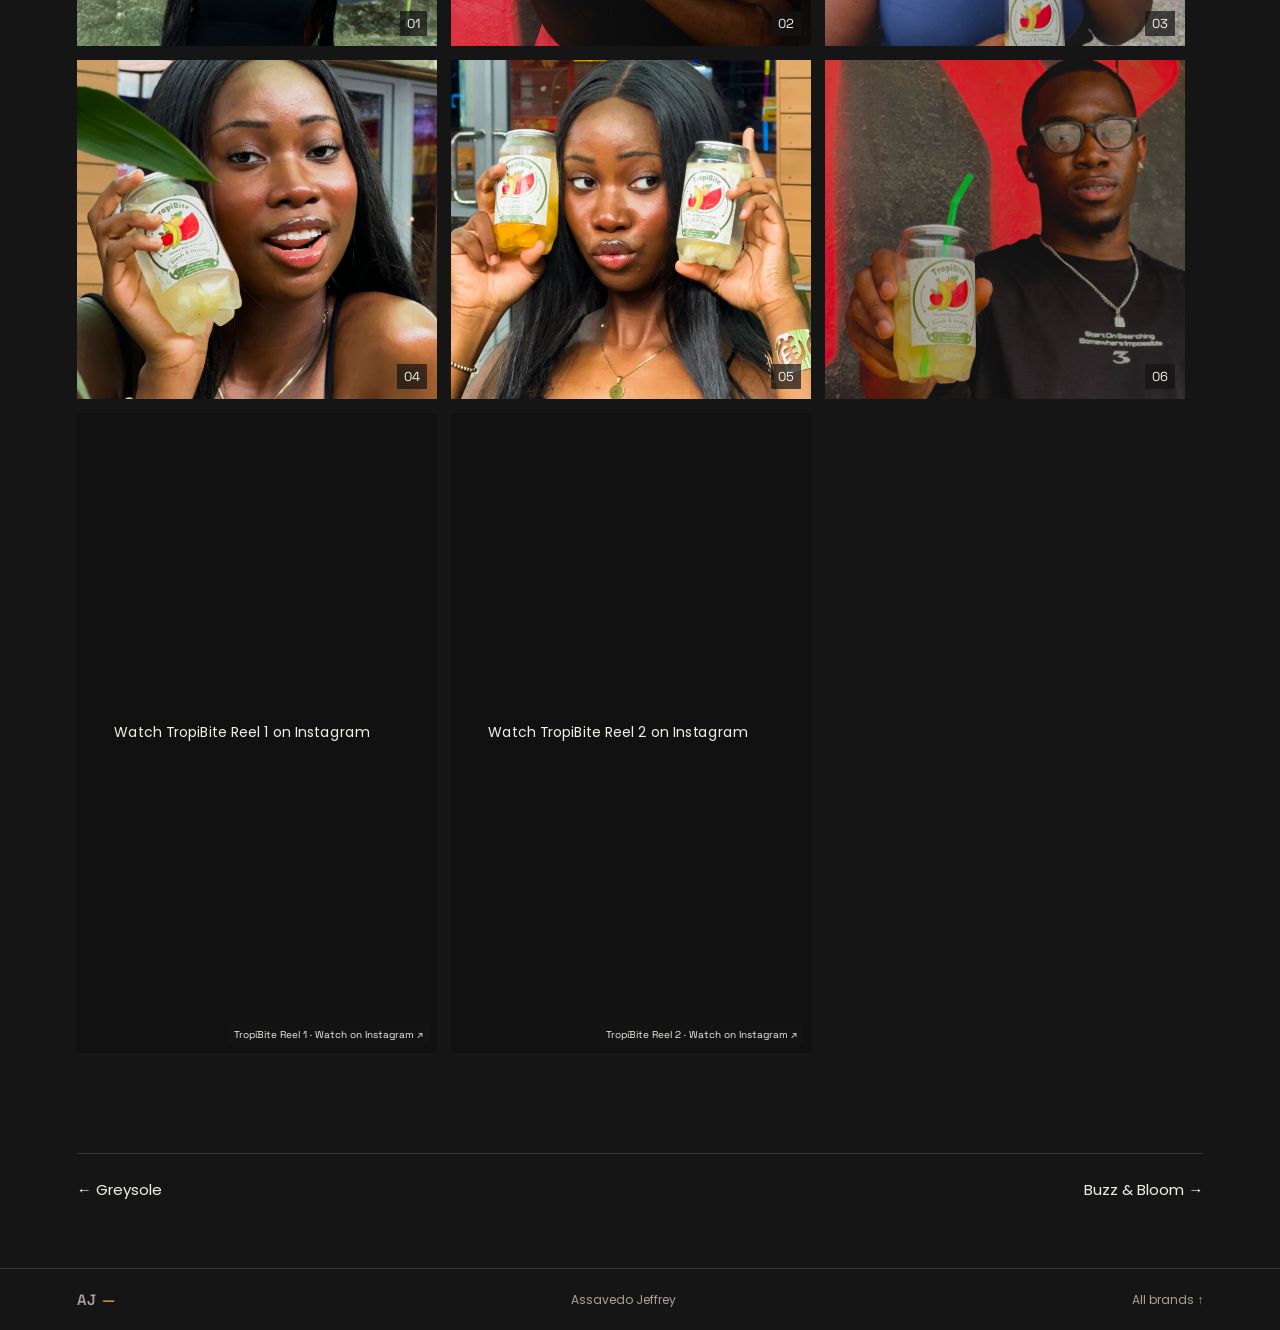
<file: tropibite.html>
<!doctype html>
<html lang="en"><head><meta charset="utf-8"><meta name="viewport" content="width=device-width,initial-scale=1"><meta name="theme-color" content="#151515"><title>TropiBite — Assavedo Jeffrey</title><meta name="description" content="Selected creative work for TropiBite by Assavedo Jeffrey"><link rel="preconnect" href="https://fonts.googleapis.com"><link rel="preconnect" href="https://fonts.gstatic.com" crossorigin><link href="https://fonts.googleapis.com/css2?family=Poppins:wght@400;500;600&family=Space+Grotesk:wght@400;500;600;700&display=swap" rel="stylesheet"><link rel="stylesheet" href="site.css?v=theme-undone-20261112"></head>
<body class=""><header class="site-nav is-solid"><div class="wrap nav-inner"><a class="logo" href="index.html">Assavedo Jeffrey</a><nav class="nav-links" aria-label="Main navigation"><a href="index.html#about">About</a><a href="index.html#brands">Brands</a><a href="gallery.html?v=everpages-20261112">Gallery</a><a href="graphic-design.html">Graphic Design</a><a href="harmatan.html">HARMATAN</a><a href="index.html#contact">Contact</a></nav></div></header><main class="wrap">
<header class="page-top"><a class="eyebrow" href="index.html#brands">← All brands</a><h1>TropiBite</h1><p>A fresh drink brand selling bottled coconut water with fruit inside.</p><div class="detail-nums"><div><span>30-day views</span><p>6,864</p></div><div><span>Interactions</span><p>346</p></div><div><span>Net followers gain</span><p>+100</p></div></div></header><section class="detail-story"><div><h2>Fresh drinks,<br>made visual.</h2><p>TropiBite began with two friends and co-owners building a bottled coconut water brand from scratch. I’m honored to help bring their idea to more people through creative direction, content, and social media, using my skills to help the brand grow.</p></div></section>
<section class="detail-roles"><div><h2>My contribution.</h2><p>I handle creative direction, shoots, editing, and posting for TropiBite’s social channels.</p><div class="social-links"><a href="https://www.instagram.com/tropibite_26/" target="_blank" rel="noopener noreferrer">Instagram ↗︎</a><span>TikTok · link to be added</span></div></div></section>
<section class="detail-gallery"><div class="detail-gallery-heading"><div><div class="section-label"><span>03</span><span>Showcase / 08</span></div><h2>Selected work</h2></div><p>Images and Instagram Reels</p></div><div class="showcase-grid casestody-reels"><figure><img src="images/tropibite-4.jpg" alt="TropiBite selected work 1" loading="lazy"><figcaption>01</figcaption></figure><figure><img src="images/tropibite-38.JPG" alt="TropiBite selected work 2" loading="lazy"><figcaption>02</figcaption></figure><figure><img src="images/tropibite-25.JPG" alt="TropiBite selected work 3" loading="lazy"><figcaption>03</figcaption></figure><figure><img src="images/tropibite-24.jpg" alt="TropiBite selected work 4" loading="lazy"><figcaption>04</figcaption></figure><figure><img src="images/tropibite-10.jpg" alt="TropiBite selected work 5" loading="lazy"><figcaption>05</figcaption></figure><figure><img src="images/tropibite-28.JPG" alt="TropiBite selected work 6" loading="lazy"><figcaption>06</figcaption></figure><figure class="instagram-reel-card"><blockquote class="instagram-media" data-instgrm-permalink="https://www.instagram.com/reel/DcL1EYOi3yo/" data-instgrm-version="14"><a href="https://www.instagram.com/reel/DcL1EYOi3yo/" target="_blank" rel="noopener noreferrer">Watch TropiBite Reel 1 on Instagram</a></blockquote><figcaption>TropiBite Reel 1 · Watch on Instagram ↗︎</figcaption></figure><figure class="instagram-reel-card"><blockquote class="instagram-media" data-instgrm-permalink="https://www.instagram.com/reel/DctqShCi7Oc/" data-instgrm-version="14"><a href="https://www.instagram.com/reel/DctqShCi7Oc/" target="_blank" rel="noopener noreferrer">Watch TropiBite Reel 2 on Instagram</a></blockquote><figcaption>TropiBite Reel 2 · Watch on Instagram ↗︎</figcaption></figure></div></section>
<nav class="page-nav"><a href="greysole.html">← Greysole</a><a href="buzz-and-bloom.html">Buzz & Bloom →</a></nav></main><footer class="site-footer"><div class="wrap"><a class="logo" href="index.html">AJ<span>—</span></a><span>Assavedo Jeffrey</span><a href="index.html#brands">All brands ↑︎</a></div></footer><script async src="https://www.instagram.com/embed.js"></script><script src="site.js?v=-20261112" defer></script></body></html>
</file>
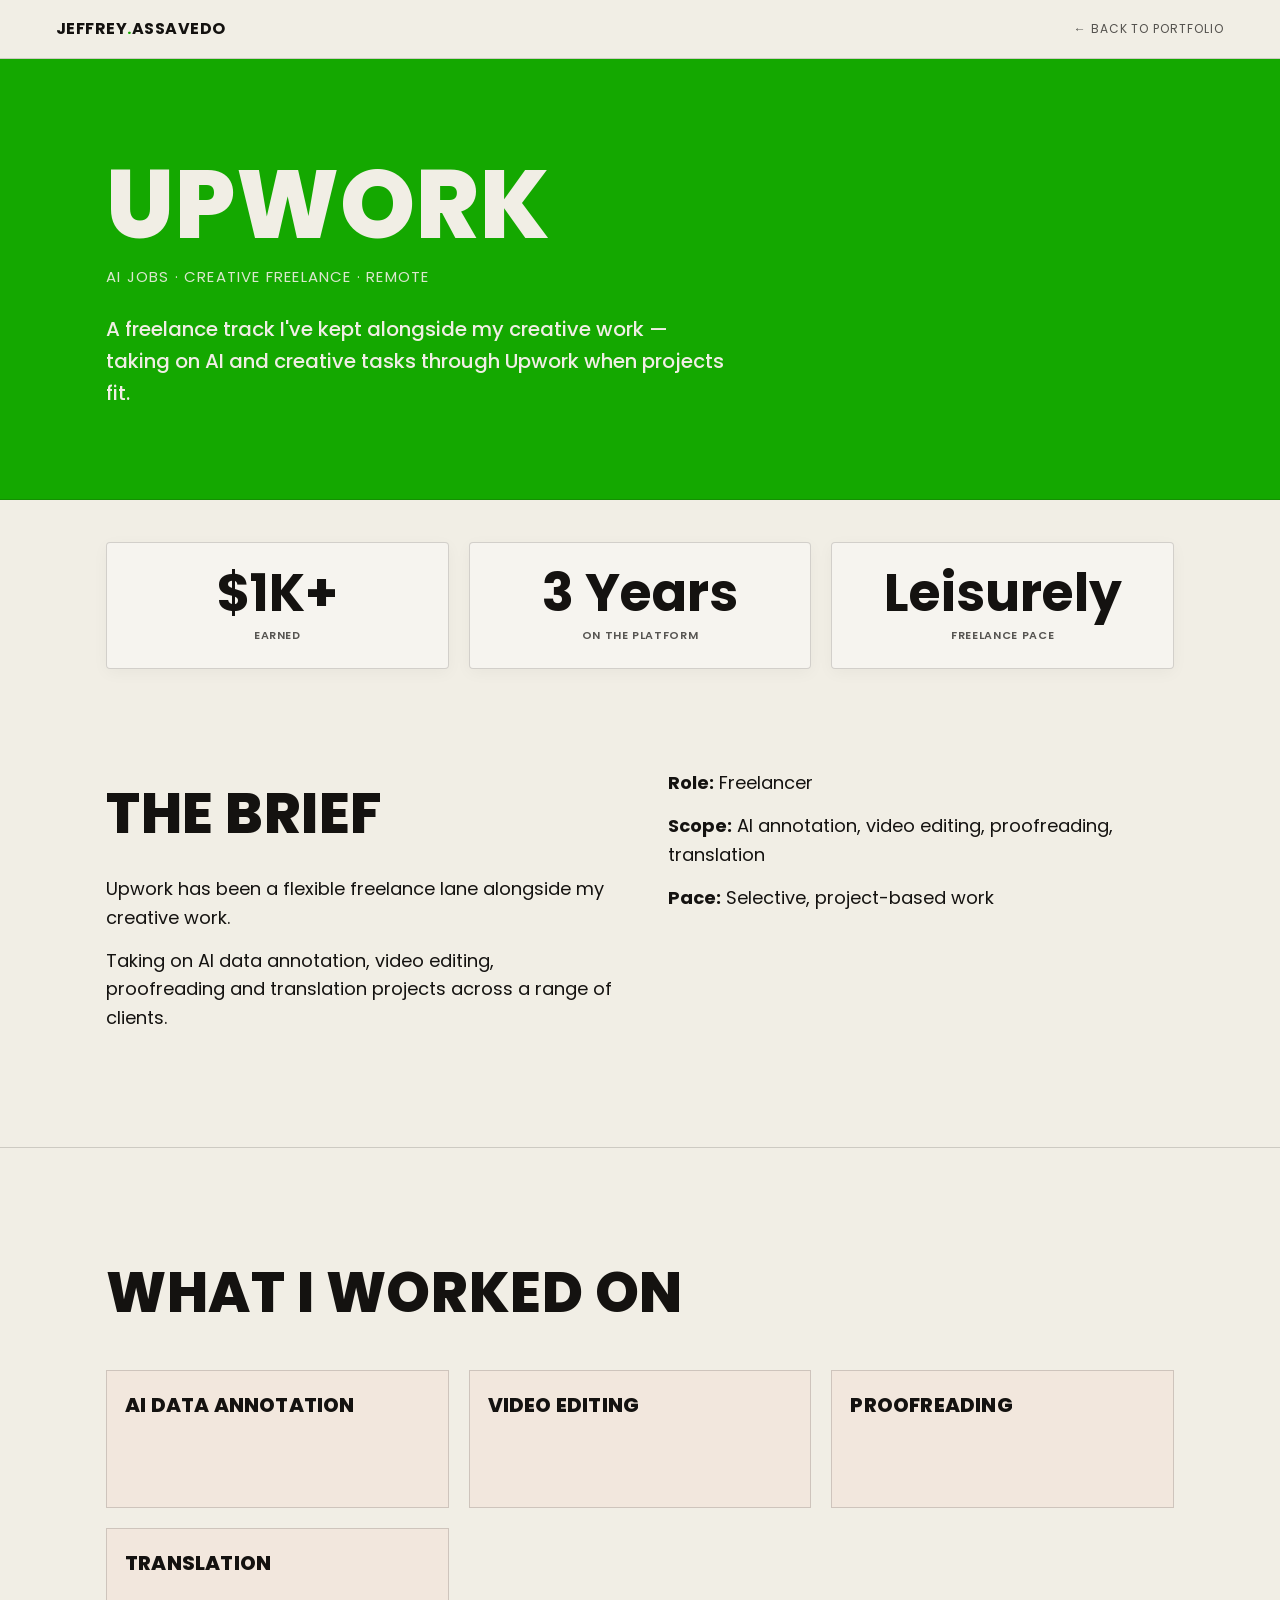
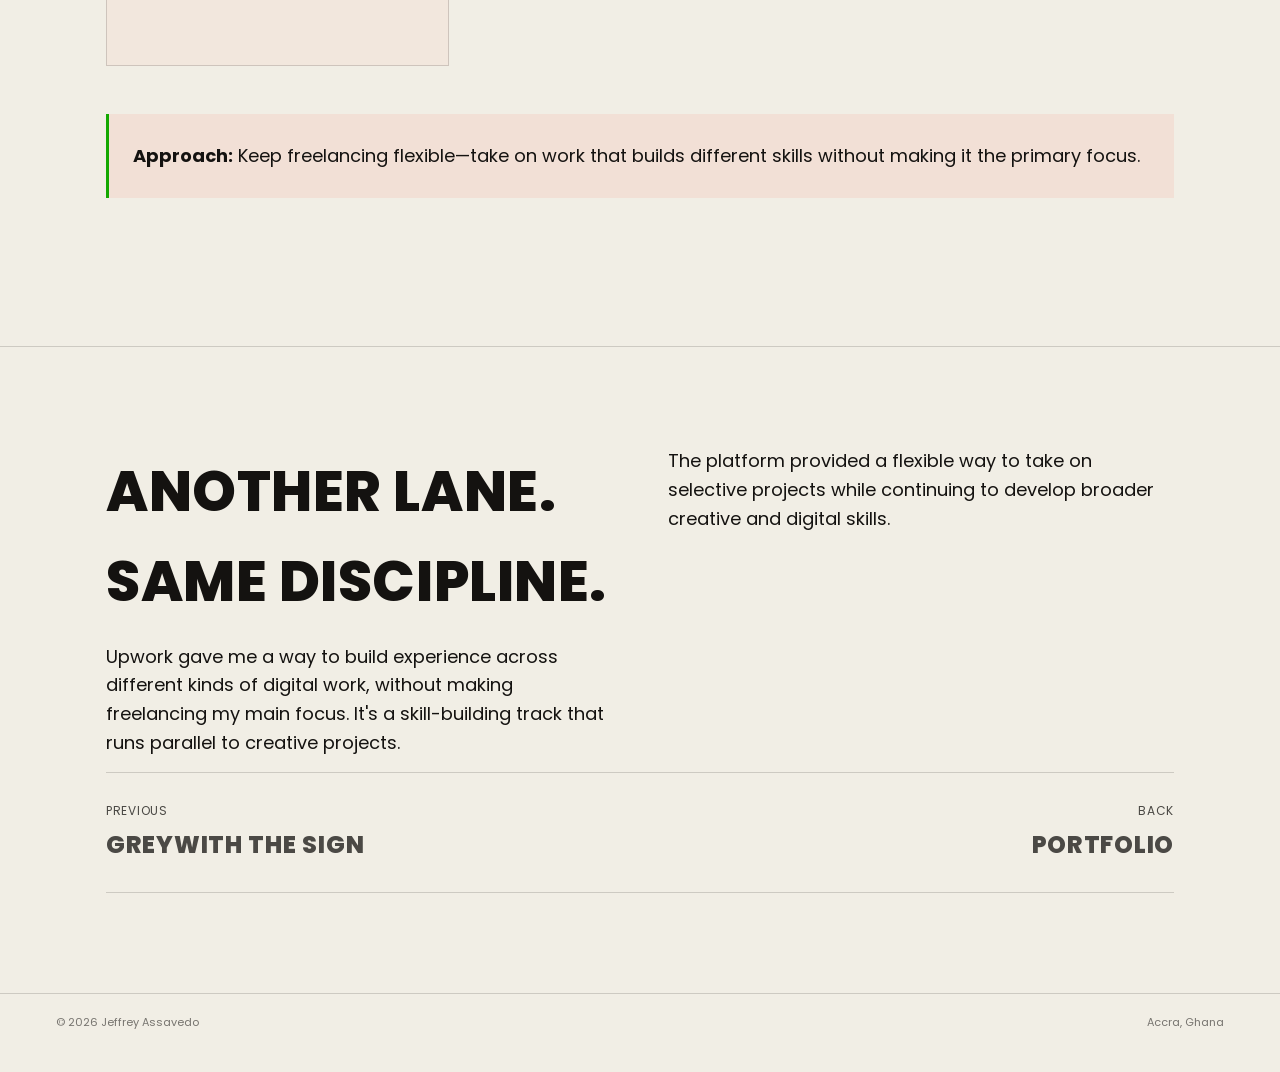
<file: upwork.html>
<!DOCTYPE html>
<script defer src="case-study.js"></script>
<html lang="en">
<head>
<meta charset="UTF-8">
<meta name="viewport" content="width=device-width,initial-scale=1.0">
<title>Upwork — Jeffrey Assavedo</title>
<meta name="description" content="Upwork freelance case study — AI, creative and remote freelance work.">
<link rel="preconnect" href="https://fonts.googleapis.com">
<link rel="preconnect" href="https://fonts.gstatic.com" crossorigin>
<link href="https://fonts.googleapis.com/css2?family=Poppins:wght@400;500;600;700;800&display=swap" rel="stylesheet">
<style>
:root{--ink:#141210;--paper:#F1EEE5;--brand:#14A800;--line:rgba(20,18,16,.16);--maxw:1180px}*{box-sizing:border-box}html{scroll-behavior:smooth}body{margin:0;background:var(--paper);color:var(--ink);font-family:Poppins,sans-serif;font-size:16px;line-height:1.6;-webkit-font-smoothing:antialiased}a{color:inherit;text-decoration:none}.wrap{max-width:var(--maxw);margin:0 auto;padding:0 clamp(20px,5vw,56px)}h1,h2,h3{font-family:Poppins,sans-serif;font-weight:800;text-transform:uppercase;letter-spacing:.01em;margin:0}header.site{position:sticky;top:0;z-index:50;background:var(--paper);border-bottom:1px solid var(--line)}.nav{display:flex;align-items:center;justify-content:space-between;padding:16px clamp(20px,5vw,56px)}.mark{font-weight:700;letter-spacing:.03em}.mark span{color:var(--brand)}.back{font-size:12px;text-transform:uppercase;letter-spacing:.08em;opacity:.7}.hero{padding:clamp(56px,10vw,100px) 0 clamp(40px,7vw,70px);border-bottom:1px solid var(--line);background:var(--brand);color:var(--paper)}.hero h1{font-size:clamp(48px,9vw,96px);line-height:.95;margin-bottom:12px}.role{font-size:clamp(13px,1.6vw,15px);text-transform:uppercase;letter-spacing:.08em;opacity:.9;margin-bottom:24px}.lede{font-size:clamp(16px,2vw,20px);max-width:620px;font-weight:500}section{padding:clamp(56px,9vw,100px) 0;border-bottom:1px solid var(--line)}.stats{padding:clamp(28px,4vw,42px) 0 0;border-bottom:0;background:var(--paper)}.stats-grid{display:grid;grid-template-columns:repeat(3,minmax(0,1fr));gap:20px;width:100%;align-items:stretch}.stat-card{border:1px solid var(--line);padding:24px;text-align:center;background:rgba(255,255,255,.38);border-radius:4px;box-shadow:0 4px 16px rgba(20,18,16,.04)}.stat-card .num{font-family:Poppins,sans-serif;font-size:clamp(32px,5vw,52px);font-weight:700;line-height:1;margin-bottom:8px}.stat-card .label{font-family:Poppins,sans-serif;font-size:11px;font-weight:600;text-transform:uppercase;letter-spacing:.06em;opacity:.7}.section-intro{display:grid;grid-template-columns:1fr 1fr;gap:56px}.section-intro h2{font-size:clamp(32px,5vw,56px);margin-bottom:16px}.section-intro p{font-size:clamp(16px,2vw,18px);margin:0 0 14px}.work-grid{display:grid;grid-template-columns:repeat(auto-fit,minmax(280px,1fr));gap:20px;margin-bottom:40px}.work-item{border:1px solid var(--line);padding:18px;background:rgba(255,61,46,.04)}.work-item h3{font-size:20px;margin-bottom:6px}.desc{font-size:14px;opacity:.8}.callout{background:rgba(255,61,46,.08);border-left:3px solid var(--brand);padding:28px 24px;margin:48px 0}.callout p{font-size:clamp(16px,2vw,18px);margin:0}.case-nav{display:flex;justify-content:space-between;padding:28px 0;border-top:1px solid var(--line);border-bottom:1px solid var(--line)}.case-nav a{display:flex;flex-direction:column;gap:6px;font-size:12px;text-transform:uppercase;letter-spacing:.06em;opacity:.75}.case-nav .title{font-size:clamp(18px,2.4vw,24px);font-weight:800;opacity:1}.case-nav a:hover{color:var(--brand)}footer{padding:20px clamp(20px,5vw,56px) 40px;font-size:11px;opacity:.55;display:flex;justify-content:space-between;flex-wrap:wrap;gap:8px}@media(max-width:760px){.stats-grid{grid-template-columns:1fr}.stat-card{padding:22px}.section-intro{grid-template-columns:1fr;gap:20px}.case-nav{flex-direction:column;gap:20px}}
</style>
<style id="case-study-standard">
.stats{padding:clamp(28px,4vw,42px) 0 0;border-bottom:0;background:var(--paper)}
.stats-grid{display:grid;grid-template-columns:repeat(3,1fr);gap:20px}
.stat-card{border:1px solid var(--line);padding:24px;text-align:center;background:rgba(255,255,255,.38);border-radius:4px;box-shadow:0 4px 16px rgba(20,18,16,.04)}
.stat-card .num{font-family:'Poppins',sans-serif;font-size:clamp(32px,5vw,52px);font-weight:700;line-height:1;margin-bottom:8px}
.stat-card .label{font-family:'Poppins',sans-serif;font-size:11px;font-weight:600;text-transform:uppercase;letter-spacing:.06em;opacity:.7}
.case-work-title{font-family:'Poppins',sans-serif;font-weight:800;text-transform:uppercase;font-size:clamp(34px,6vw,64px);margin:0 0 32px}
@media(max-width:760px){.stats-grid{grid-template-columns:1fr}.stat-card{padding:22px}}
</style>
</head>
<body>
<header class="site"><div class="nav"><a href="index.html" class="mark">JEFFREY<span>.</span>ASSAVEDO</a><a href="index.html#experience" class="back">← Back to portfolio</a></div></header>
<main>
<section class="hero"><div class="wrap"><h1>Upwork</h1><p class="role">AI Jobs · Creative Freelance · Remote</p><p class="lede">A freelance track I've kept alongside my creative work — taking on AI and creative tasks through Upwork when projects fit.</p></div></section>
<section class="stats"><div class="wrap"><div class="stats-grid reveal"><div class="stat-card"><div class="num">$1K+</div><div class="label">Earned</div></div><div class="stat-card"><div class="num">3 Years</div><div class="label">On the platform</div></div><div class="stat-card"><div class="num">Leisurely</div><div class="label">Freelance pace</div></div></div></div></section>
<section><div class="wrap"><div class="section-intro"><div><h2>The Brief</h2><p>Upwork has been a flexible freelance lane alongside my creative work.</p><p>Taking on AI data annotation, video editing, proofreading and translation projects across a range of clients.</p></div><div><p><strong>Role:</strong> Freelancer</p><p><strong>Scope:</strong> AI annotation, video editing, proofreading, translation</p><p><strong>Pace:</strong> Selective, project-based work</p></div></div></div></section>
<section><div class="wrap"><h2 style="font-size:clamp(32px,5vw,56px);margin-bottom:32px">What I Worked On</h2><div class="work-grid"><div class="work-item"><div class="label">AI Data</div><h3>AI Data Annotation</h3><p class="desc">Annotation and evaluation work for AI-related projects.</p></div><div class="work-item"><div class="label">Video</div><h3>Video Editing</h3><p class="desc">Editing and preparing video content for project needs.</p></div><div class="work-item"><div class="label">Proofreading</div><h3>Proofreading</h3><p class="desc">Reviewing text for clarity, accuracy and consistency.</p></div><div class="work-item"><div class="label">Translation</div><h3>Translation</h3><p class="desc">Translation work across project-specific content.</p></div></div><div class="callout"><p><strong>Approach:</strong> Keep freelancing flexible—take on work that builds different skills without making it the primary focus.</p></div></div></section>
<section><div class="wrap"><div class="section-intro"><div><h2>Another lane. Same discipline.</h2><p>Upwork gave me a way to build experience across different kinds of digital work, without making freelancing my main focus. It's a skill-building track that runs parallel to creative projects.</p></div><div><p>The platform provided a flexible way to take on selective projects while continuing to develop broader creative and digital skills.</p></div></div><div class="case-nav"><a href="greywithsign.html"><span>Previous</span><span class="title">Greywith the Sign</span></a><a href="index.html" style="text-align:right"><span>Back</span><span class="title">Portfolio</span></a></div></div></section>
</main><footer><span>© 2026 Jeffrey Assavedo</span><span>Accra, Ghana</span></footer>
<script>
  const els = document.querySelectorAll('.reveal');
  const io = new IntersectionObserver((entries)=>{entries.forEach(e=>{if(e.isIntersecting){e.target.classList.add('in');io.unobserve(e.target);}});},{threshold:0.12});
  els.forEach(el=>io.observe(el));
</script>
<script id="portfolio-polish-js">(()=>{const reduce=matchMedia('(prefers-reduced-motion: reduce)').matches;const io=new IntersectionObserver(es=>es.forEach(e=>{if(!e.isIntersecting)return;const g=e.target;if(g.matches('.work-grid'))g.classList.add('polished-in');if(g.matches('.stats-grid,.stats'))g.querySelectorAll('.stat strong,.stat .num').forEach(el=>{const raw=el.textContent.trim();const m=raw.match(/^([+$]?)([0-9,.]+)(.*)$/);if(!m||reduce)return;const target=parseFloat(m[2].replace(/,/g,''));if(!isFinite(target))return;const suffix=m[3],prefix=m[1],start=performance.now(),dur=1400;function tick(t){const p=Math.min(1,(t-start)/dur),v=target*(1-Math.pow(1-p,3));el.textContent=prefix+(target>=100?Math.round(v).toLocaleString():v.toFixed(target%1?1:0))+suffix;if(p<1)requestAnimationFrame(tick)}requestAnimationFrame(tick)});io.unobserve(g)},{threshold:.12});document.querySelectorAll('.work-grid,.stats-grid,.stats').forEach(x=>io.observe(x));if(!reduce)addEventListener('scroll',()=>{document.querySelectorAll('.hero').forEach(h=>{const r=h.getBoundingClientRect();if(r.bottom>0&&r.top<innerHeight)h.style.setProperty('--hero-shift',((innerHeight-r.top)*-.018)+'px')})},{passive:true})})();</script>
</body>
</html>
</file>
<file: site.css>
:root{color-scheme:dark;--bg:#151515;--panel:#1d1c1a;--ink:#f2f0eb;--muted:#a7a39b;--line:#ffffff24;--ochre:#c9973a;--terra:#8c3a1e;--max:1200px;font-family:Poppins,Arial,sans-serif;scroll-behavior:smooth;scroll-padding-top:90px}*{box-sizing:border-box}body{margin:0;background:var(--bg);color:var(--ink);font:400 14px/1.75 Poppins,Arial,sans-serif}a{color:inherit;text-decoration:none}img{display:block;width:100%;height:100%;object-fit:cover}h1,h2,h3{font-family:"Space Grotesk",sans-serif;line-height:.98;letter-spacing:-.055em;margin:0}p{margin:0 0 16px}.wrap{width:min(var(--max),88%);margin:auto}.site-nav{position:fixed;inset:0 0 auto;z-index:50;background:rgba(16,16,16,.28);border-bottom:1px solid #ffffff22;transition:background-color .25s}.site-nav.is-solid{background:#101010}.nav-inner{height:72px;display:flex;align-items:center;justify-content:space-between;gap:20px}.logo{font:600 15px "Space Grotesk",sans-serif;letter-spacing:.04em;white-space:nowrap}.logo span{color:var(--ochre);padding-left:5px}.nav-links{display:flex;gap:clamp(14px,2.4vw,32px)}.nav-links a{font-size:10px;color:#ece9e2;transition:color .2s}.nav-links a:hover{color:var(--ochre)}.eyebrow{font-size:9px;letter-spacing:.16em;text-transform:uppercase;color:var(--ochre);font-weight:500}.hero{position:relative;height:100svh;min-height:650px;max-height:1000px;overflow:hidden;background:#222}.hero-image{position:absolute;inset:0;object-position:center 40%}.hero-copy{position:absolute;top:50%;right:8%;transform:translateY(-43%);width:min(510px,45%);text-align:right;text-shadow:0 2px 14px #0009}.hero-copy .eyebrow{margin-bottom:18px}.hero h1{font-size:clamp(64px,9vw,122px);line-height:.83;margin-bottom:25px}.hero h1 i{font-style:normal;color:var(--ochre)}.hero-copy>p:not(.eyebrow){max-width:410px;margin:0 0 22px auto;color:#e4e0d8;font-size:13px}.role-list{display:flex;justify-content:flex-end;gap:8px;flex-wrap:wrap}.role-list span{border:1px solid #ffffff7a;border-radius:99px;padding:6px 10px;font-size:9px}.hero-link{display:inline-flex;align-items:center;gap:23px;margin-top:30px;font-size:10px;border-bottom:1px solid #ffffff80;padding:0 0 8px}.hero-link span{color:var(--ochre);font-size:16px}.hero-foot{position:absolute;left:6%;right:6%;bottom:22px;display:flex;justify-content:space-between;text-transform:uppercase;letter-spacing:.12em;font-size:8px;color:#f2f0eb}.section{padding-top:120px;padding-bottom:130px}.section-label{display:flex;align-items:center;gap:13px;text-transform:uppercase;letter-spacing:.12em;font-size:9px;color:#a6a197}.section-label span:first-child{color:var(--ochre);font-family:"Space Grotesk",sans-serif}.about-section{display:grid;grid-template-columns:190px 1fr;gap:8%}.about-content h2,.section-heading h2{font-size:clamp(48px,7vw,88px);line-height:.95;margin:0 0 38px}.about-content h2 em,.section-heading h2 em{font-style:normal;color:#aaa49a}.about-bottom{display:grid;grid-template-columns:.8fr 1.2fr;gap:9%;align-items:start}.about-bottom>p{max-width:390px;font-size:12px;color:#c4bfb7;line-height:2}.skill-list{display:flex;gap:8px;flex-wrap:wrap}.skill-list span{border:1px solid #ffffff30;border-radius:99px;padding:7px 11px;font-size:9px;color:#d8d4cc}.design-feature{display:grid;grid-template-columns:.85fr 1.15fr;min-height:570px;background:#201f1d}.design-copy{padding:45px 11% 48px 8%;display:flex;flex-direction:column;align-items:flex-start}.design-copy .section-label{margin-bottom:auto}.design-copy .eyebrow{margin:12px 0}.design-copy h2{font-size:clamp(60px,8vw,108px);line-height:.85;margin:0 0 20px}.design-copy h2 span{color:var(--ochre)}.design-copy>p:not(.eyebrow){max-width:290px;color:#bdb8af;font-size:11px}.line-link{display:flex;gap:25px;border-bottom:1px solid #888078;padding-bottom:8px;margin-top:20px;font-size:10px}.line-link span{color:var(--ochre)}.design-photo{position:relative;min-height:420px;overflow:hidden;background:#35322d}.design-photo img{position:absolute;inset:0;transition:transform .45s,opacity .22s}.design-photo:hover img{transform:scale(1.025)}.design-photo>span{position:absolute;left:18px;bottom:16px;font-size:9px;text-transform:uppercase;letter-spacing:.1em;text-shadow:0 1px 8px #000}.brands{padding-top:135px}.section-heading{display:flex;justify-content:space-between;align-items:end;margin:40px 0}.section-heading h2{margin:0}.section-heading>p{max-width:240px;color:var(--muted);font-size:10px;margin:0 4% 4px 20px}.brand-grid{display:grid;grid-template-columns:repeat(2,minmax(0,1fr));gap:38px 18px}.brand-card{display:block;min-width:0}.brand-photo{position:relative;aspect-ratio:1.34/1;overflow:hidden;background:#292824}.brand-photo img{transition:transform .45s}.brand-card:hover .brand-photo img{transform:scale(1.035)}.brand-photo>span{position:absolute;bottom:13px;right:13px;background:#f2f0eb;color:#171717;padding:8px 11px;font-size:8px}.brand-card h3{font-size:20px;padding-top:13px}.harmatan-home{display:grid;grid-template-columns:1.05fr .95fr;background:#211f1c;min-height:540px}.harmatan-image{position:relative;min-height:430px}.harmatan-image img{position:absolute;inset:0}.harmatan-copy{padding:44px 9% 52px 10%;display:flex;flex-direction:column;align-items:flex-start}.harmatan-copy .section-label{margin-bottom:auto}.hmt-word{font:600 clamp(44px,6vw,78px)/.92 "Space Grotesk",sans-serif;letter-spacing:.04em;margin:30px 0 20px}.harmatan-copy h2{font-size:clamp(38px,5vw,60px);margin-bottom:18px}.harmatan-copy>p:not(.hmt-word){max-width:370px;color:#bbb5aa;font-size:11px}.cream-link{display:inline-flex;gap:35px;align-items:center;background:#f2f0eb;color:#1a1917;padding:12px 15px;font-size:9px;margin-top:15px}.cream-link span{color:var(--terra);font-size:15px}.selected-work{padding-top:95px}.selected-work>.section-label{margin-bottom:30px}.slider-controls{display:flex;gap:8px;margin-left:auto}.slider-controls button{border:1px solid #ffffff44;background:transparent;width:35px;height:35px;border-radius:50%;cursor:pointer}.slider-controls button:hover{background:var(--ochre);color:#111}.work-track{display:flex;gap:14px;overflow-x:auto;scroll-snap-type:x mandatory;scrollbar-width:none;overscroll-behavior-x:contain;scroll-behavior:smooth}.work-track::-webkit-scrollbar{display:none}.slide-card{position:relative;flex:0 0 min(32%,360px);aspect-ratio:1.08/1;margin:0;background:#292824;scroll-snap-align:start;overflow:hidden}.slide-card img{position:absolute;inset:0;transition:transform .4s}.slide-card:hover img{transform:scale(1.04)}.slide-card figcaption{position:absolute;left:0;right:0;bottom:0;padding:30px 14px 12px;background:linear-gradient(transparent,#0009);font-size:8px;text-transform:uppercase;letter-spacing:.12em}.slide-card figcaption span{float:right;color:var(--ochre)}.contact-section{background:#f2f0eb;color:#181817;padding:95px 0}.contact-inner .eyebrow{color:var(--terra)}.contact-inner h2{font-size:clamp(58px,9vw,106px);margin:22px 0}.contact-inner h2 em{font-style:normal;color:var(--terra)}.contact-inner>p:not(.eyebrow){color:#615d55;font-size:11px}.contact-inner>a{display:inline-flex;gap:28px;border-bottom:1px solid #5c574e;padding-bottom:8px;font-size:11px}.contact-inner>a span{color:var(--terra)}.site-footer{padding:20px 0;border-top:1px solid #ffffff24;color:#aaa49a;font-size:9px}.site-footer .wrap{display:flex;align-items:center;justify-content:space-between}.page-top{padding:132px 0 42px}.page-top h1{font-size:clamp(62px,10vw,112px);margin:12px 0}.page-top>p{max-width:610px;color:#bbb6ad;font-size:12px}.page-top .eyebrow{display:inline-block}.detail-nums{display:grid;grid-template-columns:repeat(3,1fr);border-block:1px solid var(--line);margin:10px 0 0}.detail-nums>div{padding:18px 14px;border-right:1px solid var(--line)}.detail-nums>div:first-child{padding-left:0}.detail-nums>div:last-child{border:0}.detail-nums span{font-size:8px;letter-spacing:.12em;text-transform:uppercase;color:var(--ochre)}.detail-nums p{margin:6px 0 0;font-size:10px;color:#c1bcb4}.detail-story,.detail-roles{display:grid;grid-template-columns:180px 1fr;gap:8%;padding:85px 0;border-bottom:1px solid var(--line)}.detail-story h2,.detail-roles h2{font-size:clamp(44px,6vw,72px);margin-bottom:20px}.detail-story>div:last-child>p,.detail-roles>div:last-child>p{max-width:560px;color:#bcb7af;font-size:11px;line-height:2}.social-links{display:flex;gap:20px;flex-wrap:wrap;margin-top:22px;color:var(--ochre);font-size:9px}.detail-gallery{padding:80px 0 100px}.detail-gallery-heading{display:flex;justify-content:space-between;align-items:end;margin-bottom:25px}.detail-gallery-heading h2{font-size:clamp(40px,5vw,64px)}.detail-gallery-heading p{font-size:9px;color:var(--muted)}.showcase-grid{display:grid;grid-template-columns:repeat(3,minmax(0,1fr));gap:13px}.showcase-grid figure{position:relative;aspect-ratio:1/.94;margin:0;background:#262521;overflow:hidden}.showcase-grid img{position:absolute;inset:0;transition:transform .35s}.showcase-grid figure:hover img{transform:scale(1.035)}.showcase-grid figcaption{position:absolute;right:10px;bottom:10px;background:#141414b5;padding:4px 7px;font:10px "Space Grotesk",sans-serif}.page-nav{display:flex;justify-content:space-between;gap:16px;padding:22px 0 65px;border-top:1px solid var(--line);font-size:9px}.page-nav a:hover{color:var(--ochre)}.harmatan-theme{--ochre:#c9973a;background:#1c1c1c}.hmt-hero{padding:135px 0 65px;background:#8c3a1e}.hmt-hero h1{font-size:clamp(62px,11vw,135px);letter-spacing:.02em;margin:15px 0}.hmt-hero>p{max-width:570px;font-size:12px;color:#f0ded2}.hmt-lead{display:grid;grid-template-columns:1fr 1fr;gap:8%;align-items:center}.hmt-lead h2{font-size:clamp(42px,6vw,72px)}.hmt-lead p{color:#bdb7ad;font-size:11px;line-height:2}.hmt-services{display:grid;grid-template-columns:repeat(2,1fr);gap:12px;margin-top:35px}.hmt-service{padding:20px;border:1px solid #ffffff2a;background:#242321}.hmt-service span{font-size:8px;color:var(--ochre)}.hmt-service h3{font-size:18px;margin:12px 0 0}.hmt-editorial{padding:82px 0;background:#8c3a1e}.hmt-editorial h2{font-size:clamp(52px,8vw,92px);margin:18px 0}.hmt-editorial p{max-width:520px;color:#f0ddd1;font-size:11px}.voice-tags{display:flex;gap:8px;flex-wrap:wrap;margin-top:22px}.voice-tags span{border:1px solid #ffffff70;border-radius:99px;padding:7px 12px;font-size:9px}.hmt-gallery{padding:90px 0}.hmt-gallery h2{font-size:clamp(42px,6vw,72px);margin:18px 0 30px}.hmt-gallery-grid{display:grid;grid-template-columns:repeat(3,1fr);gap:13px}.hmt-gallery-grid figure{margin:0;aspect-ratio:1/1.08;background:#292723;overflow:hidden}.hmt-gallery-grid img{transition:transform .4s}.hmt-gallery-grid figure:hover img{transform:scale(1.035)}.hmt-end{padding:25px 0;border-top:1px solid #ffffff30;color:#c3bcb1;font-size:9px}.graphic-gallery-page{min-height:100svh;background:#151515}.iphone-gallery-stage{min-height:100svh;display:grid;place-items:center;padding:90px 18px 20px}.iphone-frame{height:min(820px,calc(100svh - 108px));aspect-ratio:393/852;width:auto;max-width:calc(100vw - 26px);padding:8px;border-radius:48px;background:#080909;border:1px solid #525252;box-shadow:0 22px 70px #0007}.iphone-screen{height:100%;overflow:hidden;border-radius:40px;background:#fff;color:#111;display:flex;flex-direction:column}.iphone-status{height:43px;flex:0 0 43px;display:flex;align-items:center;justify-content:space-between;padding:0 21px;font:600 10px Poppins,Arial,sans-serif}.iphone-island{width:80px;height:23px;background:#080909;border-radius:20px}.iphone-status-icons{font-size:9px}.photos-heading{padding:7px 16px 11px;border-bottom:1px solid #1111}.photos-eyebrow,.photos-count{font:9px Poppins,sans-serif;color:#777}.photos-heading h1{font:600 21px/1.2 Poppins,sans-serif;letter-spacing:-.04em;margin:4px 0;color:#161616}.iphone-scroll{flex:1;min-height:0;overflow:auto;overscroll-behavior:contain;scrollbar-width:none;padding:3px}.iphone-scroll::-webkit-scrollbar{display:none}.iphone-photos{display:grid;grid-template-columns:repeat(3,1fr);gap:2px}.iphone-photos .work-image{aspect-ratio:1;margin:0;background:#e9e8e4}.iphone-photos .work-image.is-empty:after{content:attr(data-label);font-size:9px;color:#888}.photos-tabs{height:45px;display:flex;justify-content:space-around;align-items:center;border-top:1px solid #1111;color:#888;font-size:8px}.photos-tabs .active{color:#1977ef}.iphone-home-indicator{height:22px;display:grid;place-items:center}.iphone-home-indicator span{width:100px;height:4px;background:#111;border-radius:5px}@media(max-width:740px){.nav-inner{height:62px}.nav-links{gap:12px}.nav-links a{font-size:9px}.hero{min-height:730px}.hero-image{object-position:38% center}.hero-copy{top:auto;bottom:108px;right:6%;transform:none;width:88%;padding-left:40px}.hero h1{font-size:clamp(58px,15vw,92px)}.hero-copy>p:not(.eyebrow){font-size:11px}.role-list span{font-size:8px}.hero-foot{bottom:18px}.section{padding:82px 0}.about-section{grid-template-columns:1fr;gap:28px}.about-content h2,.section-heading h2{font-size:clamp(44px,12vw,68px);margin-bottom:26px}.about-bottom{grid-template-columns:1fr;gap:20px}.design-feature{grid-template-columns:1fr}.design-copy{min-height:410px;padding:30px 6% 38px}.design-copy .section-label{margin-bottom:45px}.design-photo{min-height:310px}.section-heading{align-items:start;flex-direction:column;gap:14px;margin:32px 0}.section-heading>p{margin:0}.brand-grid{gap:26px 12px}.brand-photo{aspect-ratio:1/1.05}.brand-card h3{font-size:16px}.harmatan-home{grid-template-columns:1fr}.harmatan-image{min-height:300px}.harmatan-copy{min-height:410px;padding:32px 7% 40px}.harmatan-copy .section-label{margin-bottom:38px}.selected-work{padding-top:74px}.slide-card{flex-basis:76%;min-width:235px}.contact-section{padding:76px 0}.contact-inner h2{font-size:clamp(54px,14vw,82px)}.site-footer .wrap{gap:12px;font-size:8px}.detail-nums{grid-template-columns:1fr}.detail-nums>div,.detail-nums>div:first-child{padding:12px 0;border-right:0;border-bottom:1px solid var(--line)}.detail-nums>div:last-child{border:0}.detail-story,.detail-roles{grid-template-columns:1fr;gap:23px;padding:65px 0}.detail-story h2,.detail-roles h2{font-size:54px}.detail-gallery{padding:65px 0 80px}.showcase-grid{grid-template-columns:repeat(2,minmax(0,1fr));gap:8px}.showcase-grid figure{aspect-ratio:1/1.08}.page-top{padding-top:112px}.page-top h1{font-size:clamp(54px,14vw,86px)}.hmt-hero{padding:115px 0 50px}.hmt-lead{grid-template-columns:1fr;gap:14px}.hmt-services{grid-template-columns:1fr}.hmt-gallery-grid{grid-template-columns:repeat(2,1fr);gap:8px}.hmt-gallery-grid figure{aspect-ratio:1}.hmt-editorial{padding:65px 0}.iphone-gallery-stage{padding:78px 12px 12px}.iphone-frame{height:min(820px,calc(100svh - 90px));max-width:calc(100vw - 22px);border-radius:43px}.iphone-screen{border-radius:35px}}@media(max-width:390px){.nav-links{gap:8px}.nav-links a{font-size:8px}.brand-grid{grid-template-columns:1fr}.brand-photo{aspect-ratio:1.2/1}}@media(prefers-reduced-motion:reduce){:root{scroll-behavior:auto}.site-nav,.brand-photo img,.slide-card img,.design-photo img{transition:none}.work-track{scroll-behavior:auto}}

/* HARMATAN page layout */
.harmatan-theme{--bg:#1c1c1c;--panel:#252321;--ink:#f5f0e8;--muted:#bdb6aa;--line:#ffffff2a;--ochre:#c9973a;--terra:#8c3a1e;background:#1c1c1c}
.harmatan-theme .site-nav.is-solid{background:#1c1c1cf5}
.hmt-hero{padding:130px 0 20px;background:#1c1c1c;color:#f5f0e8}
.hmt-hero>.wrap>.eyebrow{color:#d5b36e}
.hmt-hero-layout{min-height:550px;display:grid;grid-template-columns:1fr 1fr;gap:7%;align-items:center;padding:45px 0}
.hmt-hero-layout>div>p:not(.hmt-mark){max-width:430px;color:#c7bfb3;font-size:12px}
.hmt-hero-layout figure{height:440px;margin:0;background:#8c3a1e}
.hmt-hero-layout .hmt-mark{color:#c9973a;font:500 12px "Space Grotesk",sans-serif;letter-spacing:.35em;margin:0 0 14px}
.hmt-hero h1{font-size:clamp(62px,9vw,112px);letter-spacing:.025em;margin:0 0 22px}
.hmt-hero .cream-link{margin-top:18px}
.hmt-foot{display:flex;justify-content:space-between;border-top:1px solid #ffffff30;padding:17px 0;font-size:8px;letter-spacing:.12em;text-transform:uppercase;color:#a9a196}
.hmt-intro{display:grid;grid-template-columns:190px 1fr;gap:8%}
.hmt-intro h2{font-size:clamp(46px,6vw,76px);margin:0 0 24px}
.hmt-intro h2 em{font-style:normal;color:#b7afa3}
.hmt-intro>div:last-child>p{max-width:540px;color:#c2bcb2;font-size:11px;line-height:2}
.voice-tags{display:flex;gap:8px;flex-wrap:wrap;margin-top:22px}
.voice-tags span{border:1px solid #ffffff38;border-radius:99px;padding:7px 12px;font-size:9px}
.hmt-section-content h2{font-size:clamp(42px,6vw,68px);margin:0 0 28px}
.hmt-section-content>p{font-size:11px;color:#bdb6aa;margin:-14px 0 28px}
.hmt-services{display:grid;grid-template-columns:repeat(2,1fr);gap:12px}
.hmt-services article{padding:20px;border:1px solid #ffffff2a;background:#252321}
.hmt-services article>span{font-size:8px;color:#c9973a}
.hmt-services h3{font-size:20px;margin:12px 0 0}
.hmt-editorial{background:#8c3a1e;padding:76px 0;color:#f5f0e8}
.hmt-editorial-layout{display:grid;grid-template-columns:1fr 1fr;gap:8%;align-items:center}
.hmt-editorial .section-label{color:#f0d7c9}
.hmt-editorial h2{font-size:clamp(52px,7vw,88px);margin:25px 0 0}
.hmt-editorial h2 em{font-style:normal;color:#e3b96a}
.hmt-editorial-layout>div:last-child>p{max-width:440px;color:#f0ddd1;font-size:11px;line-height:2}
.hmt-gallery .section-label{margin-bottom:40px}
.hmt-gallery-grid{display:grid;grid-template-columns:repeat(3,minmax(0,1fr));gap:13px}
.hmt-gallery-grid figure{position:relative;aspect-ratio:1/1.08;margin:0;background:#292723;overflow:hidden}
.hmt-gallery-grid img{transition:transform .35s}
.hmt-gallery-grid figure:hover img{transform:scale(1.035)}
.hmt-gallery-grid figcaption{position:absolute;bottom:0;left:0;right:0;padding:22px 12px 10px;background:linear-gradient(transparent,#0009);font-size:8px;letter-spacing:.12em}
.hmt-outro{border-top:1px solid #ffffff2a;padding:22px 0}
.hmt-outro .wrap{display:flex;justify-content:space-between;font-size:9px;color:#bdb6aa}
.hmt-outro a{color:#c9973a}
@media(max-width:740px){.hmt-hero{padding-top:110px}.hmt-hero-layout{grid-template-columns:1fr;gap:25px;padding:38px 0}.hmt-hero-layout figure{height:330px}.hmt-hero h1{font-size:clamp(54px,14vw,84px)}.hmt-intro{grid-template-columns:1fr;gap:25px}.hmt-services{grid-template-columns:1fr}.hmt-editorial-layout{grid-template-columns:1fr;gap:30px}.hmt-gallery-grid{grid-template-columns:repeat(2,1fr);gap:8px}.hmt-gallery-grid figure{aspect-ratio:1}.hmt-foot,.hmt-outro .wrap{gap:10px;font-size:7px}}


/* Readability pass: raise supporting copy while keeping navigation and labels quiet. */
body{font-size:16px;line-height:1.75}
.hero-copy>p:not(.eyebrow){font-size:16px;line-height:1.8}
.about-bottom>p,.section-heading>p,.design-copy>p:not(.eyebrow),.harmatan-copy>p:not(.hmt-word){font-size:14px;line-height:1.9}
.skill-list span{font-size:11px;padding:8px 13px}
.brand-card h3{font-size:22px}
.page-top>p,.detail-story>div:last-child>p,.detail-roles>div:last-child>p{font-size:15px;line-height:1.9}
.detail-nums p{font-size:12px}
.detail-gallery-heading p,.showcase-grid figcaption{font-size:11px}
.hmt-hero-layout>div>p:not(.hmt-mark),.hmt-intro>div:last-child>p,.hmt-section-content>p,.hmt-editorial-layout>div:last-child>p{font-size:15px;line-height:1.9}
.hmt-services h3{font-size:21px}
.hmt-services article{padding:24px}
.contact-inner>p:not(.eyebrow){font-size:14px}
.site-footer{font-size:11px}
.section-label>span:first-child,.hero-foot>span:last-child{display:none}
.brand-photo>span{font-size:0}
.brand-photo>span:after{content:"View project ↗";font-size:10px}
.slide-card figcaption span{display:none}
/* Graphic design archive: a clean image-first wall with a full-size view. */
.graphic-work-page{background:#151515}
.design-page-intro{padding-top:125px;padding-bottom:34px}
.design-back{font-size:11px;color:#b8b2a8}
.design-intro-grid{display:flex;justify-content:space-between;align-items:end;gap:30px;margin-top:42px}
.design-intro-grid h1{font-size:clamp(64px,10vw,120px);line-height:.82;margin:0}
.design-intro-grid h1 em{font-style:normal;color:#aaa49a}
.design-intro-grid>p{max-width:270px;color:#c2bcb3;font-size:15px;line-height:1.8;margin:0 3% 6px 0}
.design-archive{display:grid;grid-template-columns:repeat(3,minmax(0,1fr));gap:16px;padding-bottom:100px}
.design-tile{position:relative;display:block;width:100%;aspect-ratio:1/1.18;padding:10px;border:0;background:#e8e6e0;overflow:hidden;cursor:zoom-in}
.design-tile img{width:100%;height:100%;object-fit:contain;transition:transform .3s ease}
.design-tile:hover img,.design-tile:focus-visible img{transform:scale(1.035)}
.tile-open{position:absolute;right:14px;top:14px;width:32px;height:32px;display:grid;place-items:center;background:#151515;color:#f2f0eb;border-radius:50%;font-size:14px;opacity:0;transform:translateY(4px);transition:opacity .2s,transform .2s}
.design-tile:hover .tile-open,.design-tile:focus-visible .tile-open{opacity:1;transform:none}
.design-lightbox{position:fixed;inset:0;z-index:100;background:#111e;display:grid;place-items:center;padding:5vw}
.design-lightbox[hidden]{display:none}
.design-lightbox img{width:auto;height:auto;max-width:90vw;max-height:88vh;object-fit:contain}
.lightbox-close{position:absolute;right:22px;top:18px;width:44px;height:44px;border:1px solid #ffffff70;border-radius:50%;background:#171717;color:#fff;font-size:28px;line-height:1;cursor:pointer}
.design-page-end{border-top:1px solid var(--line);padding:22px 0}
.design-page-end .wrap{display:flex;justify-content:space-between;gap:20px;font-size:12px}
.design-page-end a:hover{color:var(--ochre)}
@media(max-width:740px){
 .hero-copy>p:not(.eyebrow){font-size:14px}
 .about-bottom>p,.section-heading>p,.design-copy>p:not(.eyebrow),.harmatan-copy>p:not(.hmt-word){font-size:14px}
 .brand-card h3{font-size:18px}
 .page-top>p,.detail-story>div:last-child>p,.detail-roles>div:last-child>p{font-size:14px}
 .hmt-hero-layout>div>p:not(.hmt-mark),.hmt-intro>div:last-child>p,.hmt-section-content>p,.hmt-editorial-layout>div:last-child>p{font-size:14px}
 .design-page-intro{padding-top:110px;padding-bottom:28px}
 .design-intro-grid{display:block;margin-top:36px}
 .design-intro-grid h1{font-size:clamp(58px,15vw,88px)}
 .design-intro-grid>p{margin:20px 0 0;max-width:33ch}
 .design-archive{grid-template-columns:repeat(2,minmax(0,1fr));gap:9px;padding-bottom:70px}
 .design-tile{padding:6px}
 .tile-open{opacity:1;transform:none;width:27px;height:27px;right:9px;top:9px}
 .design-page-end .wrap{font-size:10px}
}
@media(prefers-reduced-motion:reduce){.design-tile img,.tile-open{transition:none}}

/* Larger type across the portfolio for easier reading. */
body{font-size:17px;line-height:1.8}
.nav-links a{font-size:13px}
.eyebrow,.section-label,.hero-foot,.page-nav,.site-footer{font-size:12px}
.hero-copy>p:not(.eyebrow),.about-bottom>p,.section-heading>p,.design-copy>p:not(.eyebrow),.harmatan-copy>p:not(.hmt-word),.contact-inner>p:not(.eyebrow){font-size:clamp(16px,1.3vw,19px);line-height:1.85}
.role-list span,.skill-list span{font-size:13px}
.brand-card h3{font-size:25px}
.page-top>p,.detail-story>div:last-child>p,.detail-roles>div:last-child>p{font-size:clamp(17px,1.35vw,20px);line-height:1.9}
.detail-nums span{font-size:13px;line-height:1.5}
.detail-nums p{font-size:clamp(18px,1.8vw,24px);line-height:1.35}
.social-links a,.social-links span{font-size:14px}
.detail-gallery-heading p,.showcase-grid figcaption{font-size:13px}
.page-nav a{font-size:15px}
.design-back,.design-page-end .wrap{font-size:14px}
.design-intro-grid>p{font-size:17px;line-height:1.85}
.hmt-hero-layout>div>p:not(.hmt-mark),.hmt-intro>div:last-child>p,.hmt-section-content>p,.hmt-editorial-layout>div:last-child>p{font-size:16px;line-height:1.9}
.hmt-mark{font-size:14px}
.voice-tags span{font-size:13px}
.hmt-services article>span{font-size:12px}
.hmt-services h3{font-size:23px}
.hmt-foot,.hmt-outro .wrap{font-size:12px}
.hmt-gallery-grid figcaption,.slide-card figcaption{font-size:12px}
.contact-inner>a{font-size:16px}
@media(max-width:740px){
 body{font-size:16px;line-height:1.8}
 .nav-links a{font-size:11px}
 .eyebrow,.section-label{font-size:10px}
 .hero-copy>p:not(.eyebrow),.about-bottom>p,.section-heading>p,.design-copy>p:not(.eyebrow),.harmatan-copy>p:not(.hmt-word),.contact-inner>p:not(.eyebrow){font-size:16px;line-height:1.8}
 .role-list span,.skill-list span{font-size:12px}
 .brand-card h3{font-size:21px}
 .page-top>p,.detail-story>div:last-child>p,.detail-roles>div:last-child>p{font-size:16px;line-height:1.85}
 .detail-nums span{font-size:11px}
 .detail-nums p{font-size:19px}
 .social-links a,.social-links span{font-size:13px}
 .detail-gallery-heading p,.showcase-grid figcaption{font-size:12px}
 .page-nav a{font-size:13px}
 .design-back,.design-page-end .wrap{font-size:12px}
 .design-intro-grid>p{font-size:16px}
 .hmt-hero-layout>div>p:not(.hmt-mark),.hmt-intro>div:last-child>p,.hmt-section-content>p,.hmt-editorial-layout>div:last-child>p{font-size:16px;line-height:1.85}
 .hmt-services article>span,.voice-tags span{font-size:12px}
 .hmt-services h3{font-size:21px}
 .hmt-foot,.hmt-outro .wrap{font-size:10px}
 .hmt-gallery-grid figcaption,.slide-card figcaption{font-size:11px}
 .contact-inner>a{font-size:15px}
 .site-footer{font-size:10px}
}

/* View-count labels on Grey with the Sign post gallery. */
.showcase-grid .view-count{left:12px;right:auto;bottom:12px;padding:6px 9px;background:#111d;color:#fff;font:600 12px/1.2 Poppins,Arial,sans-serif;letter-spacing:.02em}
@media(max-width:740px){.showcase-grid .view-count{left:8px;bottom:8px;padding:5px 7px;font-size:11px}}

/* CASESTODY Instagram Reel card */
.showcase-grid .instagram-reel-card{grid-column:span 2;aspect-ratio:auto;min-height:590px;display:flex;flex-direction:column;justify-content:center;align-items:center;gap:8px;background:#111;overflow:hidden}
.instagram-reel-card .instagram-media{width:min(100%,450px)!important;max-width:100%!important;min-width:0!important;margin:0 auto!important}
.instagram-reel-card iframe{max-width:100%!important}
.instagram-reel-card figcaption{z-index:3;right:12px;bottom:12px}
@media(max-width:740px){.showcase-grid .instagram-reel-card{grid-column:1/-1;min-height:570px}}

/* Compact video-only CASESTODY selection; ready for two more Reel embeds. */
.showcase-grid.casestody-reels{grid-template-columns:repeat(auto-fit,minmax(min(100%,280px),360px));justify-content:start;gap:14px}
.showcase-grid.casestody-reels .instagram-reel-card{grid-column:auto;width:100%;max-width:360px;min-height:0;aspect-ratio:9/16;padding:6px;border-radius:2px}
.showcase-grid.casestody-reels .instagram-media{width:100%!important;max-width:380px!important;min-width:0!important;margin:0 auto!important;transform:scale(.82);transform-origin:center center}
.showcase-grid.casestody-reels .instagram-reel-card iframe{width:100%!important;max-width:100%!important}
.showcase-grid.casestody-reels .instagram-reel-card figcaption{font-size:10px;right:8px;bottom:8px;padding:4px 6px}
@media(max-width:740px){.showcase-grid.casestody-reels{grid-template-columns:repeat(2,minmax(0,1fr));justify-content:stretch;gap:10px}.showcase-grid.casestody-reels .instagram-reel-card{grid-column:auto;width:100%;max-width:none;min-width:0;aspect-ratio:9/16;padding:3px}.showcase-grid.casestody-reels .instagram-media{width:100%!important;transform:scale(.5);transform-origin:center center}.showcase-grid.casestody-reels .instagram-reel-card figcaption{font-size:8px;right:4px;bottom:4px;padding:3px 4px}}

/* HARMATAN identity artwork */
.harmatan-image img{object-fit:contain;background:#f5f0e8;padding:clamp(24px,5vw,60px)}
.hmt-hero-layout figure.hmt-brand-assets{height:440px;margin:0;padding:0;display:flex;align-items:center;justify-content:center;background:#f5f0e8;overflow:hidden}
.hmt-hero-layout figure.hmt-brand-assets img{width:100%;height:100%;max-height:none;object-fit:contain}
@media(max-width:740px){.hmt-hero-layout figure.hmt-brand-assets{height:310px}}

/* HARMATAN clients, community and contact */
.hmt-clients{padding:90px 0 110px}
.hmt-clients .hmt-section-content h2{font-size:clamp(44px,6vw,76px);margin:20px 0 18px}
.hmt-clients .hmt-section-content>p{color:#c2bcb2;margin-bottom:28px}
.hmt-client-grid{display:grid;grid-template-columns:repeat(3,minmax(0,1fr));gap:16px}
.hmt-client-card{display:block;min-width:0;background:#25231f;overflow:hidden}
.hmt-client-card img{width:100%;height:auto;aspect-ratio:1.25/1;object-fit:cover;transition:transform .35s}
.hmt-client-card:hover img{transform:scale(1.03)}
.hmt-client-card>span{display:flex;justify-content:space-between;align-items:center;padding:13px 15px;font:500 14px/1.4 "Space Grotesk",sans-serif}
.hmt-client-card b{color:#c9973a;font-size:18px;font-weight:400}
.hmt-join{background:#8c3a1e;padding:85px 0 95px}
.hmt-join-inner{display:grid;grid-template-columns:190px 1fr;gap:8%}
.hmt-join .section-label{color:#f5f0e8}
.hmt-join .section-label span:first-child{color:#e6bd6d}
.hmt-join h2{font-size:clamp(54px,8vw,100px);margin:0 0 22px}
.hmt-join-inner>div:last-child>p{max-width:650px;color:#f3ddd2;font-size:17px;line-height:1.8}
.hmt-join .cream-link{margin-top:8px}
.hmt-contact{background:#f5f0e8;color:#1c1c1c;padding:90px 0 100px}
.hmt-contact h2{font-size:clamp(54px,8vw,100px);margin:35px 0 20px}
.hmt-contact h2 em{font-style:normal;color:#8c3a1e}
.hmt-contact-inner>p{color:#5b5a54;font-size:16px;max-width:530px;margin-bottom:30px}
.hmt-contact-links{display:flex;flex-wrap:wrap;gap:14px 32px}
.hmt-contact-links a{border-bottom:1px solid #1c1c1c55;padding:8px 0;font:500 15px/1.5 "Space Grotesk",sans-serif}
.hmt-contact-links a span{color:#8c3a1e;padding-left:10px}
@media(max-width:740px){.hmt-clients{padding:70px 0}.hmt-client-grid{grid-template-columns:repeat(2,minmax(0,1fr));gap:10px}.hmt-client-card>span{font-size:12px;padding:10px}.hmt-join{padding:65px 0}.hmt-join-inner{grid-template-columns:1fr;gap:24px}.hmt-join-inner>div:last-child>p{font-size:16px}.hmt-contact{padding:70px 0}.hmt-contact-links{flex-direction:column;align-items:flex-start}}

/* Home navigation: larger labels with a cursor-following oval */
.nav-links{position:relative;isolation:isolate;align-items:center;gap:clamp(12px,2vw,28px)}
.nav-links a{position:relative;z-index:1;display:inline-flex;align-items:center;padding:8px 2px;font-size:15px;white-space:nowrap}
.nav-hover-oval{position:absolute;left:0;top:0;width:0;height:0;border:1px solid #c9973a;border-radius:999px;background:#c9973a14;box-shadow:0 0 16px #c9973a30;opacity:0;pointer-events:none;z-index:0;transition:left .26s cubic-bezier(.2,.8,.2,1),top .26s cubic-bezier(.2,.8,.2,1),width .26s cubic-bezier(.2,.8,.2,1),height .26s cubic-bezier(.2,.8,.2,1),opacity .18s}
.nav-links.has-hover-target .nav-hover-oval{opacity:1}
@media(max-width:740px){.nav-inner{gap:8px}.nav-inner .logo{font-size:12px}.nav-links{gap:clamp(4px,1vw,8px)}.nav-links a{font-size:10px;padding:7px 0}}
@media(max-width:390px){.nav-inner .logo{font-size:11px}.nav-links{gap:5px}.nav-links a{font-size:9.5px}}
@media(prefers-reduced-motion:reduce){.nav-hover-oval{transition:none}}

/* Homepage About: use the full row for the introduction and skill list */
.about-section{display:block;padding:clamp(72px,8vw,112px) 0}
.about-content{display:grid;grid-template-columns:minmax(0,.92fr) minmax(0,1.08fr);gap:clamp(36px,7vw,100px);align-items:center}
.about-intro h2{font-size:clamp(48px,7vw,86px);line-height:.95;margin:0 0 24px}
.about-intro h2 em{font-style:normal;color:#aaa49a}
.about-intro p{max-width:540px;color:#c4bfb7;font-size:clamp(16px,1.3vw,19px);line-height:1.85;margin:0}
.about-content>.skill-list{align-content:center}
@media(max-width:740px){.about-section{padding:75px 0}.about-content{grid-template-columns:1fr;gap:28px}.about-intro h2{font-size:clamp(44px,11vw,68px);margin-bottom:18px}}

/* Graphic Design archive CTA */
.design-copy .line-link{align-items:center;gap:24px;margin-top:24px;padding:13px 17px;border:1px solid #ffffff70;border-radius:999px;font-size:16px;line-height:1.35;color:#f2f0eb;transition:transform .22s ease,background-color .22s ease,color .22s ease,border-color .22s ease,box-shadow .22s ease}
.design-copy .line-link span{font-size:19px;transition:transform .22s ease,color .22s ease}
.design-copy .line-link:hover,.design-copy .line-link:focus-visible{transform:translateY(-3px);background:#c9973a;border-color:#c9973a;color:#151515;box-shadow:0 8px 24px #c9973a38}
.design-copy .line-link:hover span,.design-copy .line-link:focus-visible span{transform:translateX(5px);color:#151515}
@media(max-width:740px){.design-copy .line-link{font-size:15px;padding:12px 15px}}
@media(prefers-reduced-motion:reduce){.design-copy .line-link,.design-copy .line-link span{transition:none}}

/* Homepage HARMATAN call-to-action sizing and text-style arrow glyphs */
.harmatan-home .cream-link{width:min(100%,320px);min-height:82px;justify-content:space-between;gap:18px;padding:20px 24px;font-size:18px;line-height:1.25;transition:transform .22s ease,background-color .22s ease,box-shadow .22s ease}
.harmatan-home .cream-link span{font:400 24px/1 Arial,sans-serif;font-variant-emoji:text;transition:transform .22s ease}
.harmatan-home .cream-link:hover,.harmatan-home .cream-link:focus-visible{transform:translateY(-3px);background:#fff;box-shadow:0 10px 26px #0003}
.harmatan-home .cream-link:hover span,.harmatan-home .cream-link:focus-visible span{transform:translate(3px,-3px)}
.nav-hover-oval,.cream-link span,.hero-link span,.line-link span,.hmt-contact-links a span,.hmt-client-card b{font-variant-emoji:text}
@media(max-width:740px){.harmatan-home .cream-link{width:100%;min-height:74px;padding:18px 20px;font-size:17px}.harmatan-home .cream-link span{font-size:23px}}
@media(prefers-reduced-motion:reduce){.harmatan-home .cream-link,.harmatan-home .cream-link span{transition:none}}

/* Shared rounded CTA style across the portfolio */
body .cream-link,body .hero-link,body .line-link{display:inline-flex;align-items:center;justify-content:space-between;gap:24px;min-height:62px;margin-top:22px;padding:14px 20px;border:1px solid #ffffff70;border-radius:999px;background:transparent;color:inherit;font:500 16px/1.35 Poppins,Arial,sans-serif;text-decoration:none;transition:transform .22s ease,background-color .22s ease,color .22s ease,border-color .22s ease,box-shadow .22s ease}
body .cream-link span,body .hero-link span,body .line-link span{font:400 23px/1 Arial,sans-serif;font-variant-emoji:text;color:var(--ochre);transition:transform .22s ease,color .22s ease}
body .cream-link:hover,body .cream-link:focus-visible,body .hero-link:hover,body .hero-link:focus-visible,body .line-link:hover,body .line-link:focus-visible{transform:translateY(-3px);background:#c9973a;border-color:#c9973a;color:#151515;box-shadow:0 8px 24px #c9973a38}
body .cream-link:hover span,body .cream-link:focus-visible span,body .hero-link:hover span,body .hero-link:focus-visible span,body .line-link:hover span,body .line-link:focus-visible span{transform:translate(4px,-3px);color:#151515}
body .harmatan-home .cream-link{width:min(100%,360px);min-height:72px;padding:17px 22px;font-size:18px}
@media(max-width:740px){body .cream-link,body .hero-link,body .line-link{min-height:58px;padding:13px 18px;font-size:15px}body .harmatan-home .cream-link{width:100%;min-height:68px;padding:16px 20px;font-size:17px}}
@media(prefers-reduced-motion:reduce){body .cream-link,body .cream-link span,body .hero-link,body .hero-link span,body .line-link,body .line-link span{transition:none}}

body .harmatan-home .cream-link:hover,body .harmatan-home .cream-link:focus-visible{background:#c9973a;border-color:#c9973a;color:#151515;box-shadow:0 8px 24px #c9973a38}
body .harmatan-home .cream-link:hover span,body .harmatan-home .cream-link:focus-visible span{transform:translate(4px,-3px);color:#151515}

/* Brand story and contribution copy now use the full content column */
.detail-story,.detail-roles{grid-template-columns:minmax(0,1fr);gap:0;padding:clamp(56px,6vw,78px) 0}
.detail-story>div,.detail-roles>div{grid-column:1/-1;width:100%}
.detail-story>div>p,.detail-roles>div>p{max-width:min(920px,84ch);font-size:clamp(17px,1.35vw,20px);line-height:1.85}
@media(max-width:740px){.detail-story,.detail-roles{grid-template-columns:1fr;gap:0;padding:48px 0}.detail-story>div>p,.detail-roles>div>p{max-width:100%;font-size:16px;line-height:1.8}}

/* Brand detail sections: bold heading left, supporting copy right */
.detail-story>div,.detail-roles>div{display:grid;grid-template-columns:minmax(0,.9fr) minmax(0,1.1fr);column-gap:clamp(36px,7vw,100px);align-items:center}
.detail-story h2,.detail-roles h2{grid-column:1;grid-row:1;font-size:clamp(54px,6.2vw,84px);font-weight:700;line-height:.96;max-width:10ch;margin:0}
.detail-story>div>p{grid-column:2;grid-row:1;max-width:100%;font-size:clamp(17px,1.35vw,20px);line-height:1.85;margin:0}
.detail-roles>div>h2{grid-row:1/3}
.detail-roles>div>p{grid-column:2;grid-row:1;max-width:100%;font-size:clamp(17px,1.35vw,20px);line-height:1.85;margin:0}
.detail-roles .social-links{grid-column:2;grid-row:2;margin-top:18px}
@media(max-width:740px){.detail-story>div,.detail-roles>div{display:block}.detail-story h2,.detail-roles h2{font-size:clamp(42px,11vw,62px);max-width:12ch;margin:0 0 18px}.detail-story>div>p,.detail-roles>div>p{font-size:16px;line-height:1.8}.detail-roles .social-links{margin-top:18px}}

/* HARMATAN introduction: heading left, description and voice traits right */
.hmt-intro{display:block;grid-template-columns:minmax(0,1fr);gap:0}
.hmt-intro-content{display:grid;grid-template-columns:minmax(0,.9fr) minmax(0,1.1fr);column-gap:clamp(36px,7vw,100px);align-items:center}
.hmt-intro-content>h2{font-size:clamp(54px,6.2vw,84px);font-weight:700;line-height:.96;max-width:10ch;margin:0}
.hmt-intro-copy>p{max-width:860px;color:#c2bcb2;font-size:clamp(17px,1.35vw,20px);line-height:1.85;margin:0}
.hmt-intro-copy .voice-tags{margin-top:22px}
@media(max-width:740px){.hmt-intro-content{grid-template-columns:1fr;gap:22px}.hmt-intro-content>h2{font-size:clamp(42px,11vw,62px);max-width:12ch}.hmt-intro-copy>p{font-size:16px;line-height:1.8}}

/* HARMATAN service card hover */
.hmt-services article{transition:transform .24s ease,background-color .24s ease,border-color .24s ease,box-shadow .24s ease}
.hmt-services article:hover{transform:translateY(-4px);background:#8c3a1e;border-color:#8c3a1e;box-shadow:0 12px 28px #0003}
.hmt-services article:hover>span{color:#f5f0e8}
@media(prefers-reduced-motion:reduce){.hmt-services article{transition:none}}

/* Homepage Upwork experience pop-up */
.upwork-section{padding-top:clamp(90px,12vw,150px);padding-bottom:100px}
.upwork-trigger{width:100%;display:flex;align-items:center;justify-content:space-between;gap:28px;padding:clamp(26px,4vw,50px);border:1px solid #ffffff38;background:#201f1d;color:var(--ink);text-align:left;cursor:pointer;transition:background-color .22s,border-color .22s,transform .22s,box-shadow .22s}
.upwork-trigger>span:first-child{display:flex;flex-direction:column;align-items:flex-start;gap:12px}
.upwork-trigger strong{font:700 clamp(38px,6vw,72px)/.98 "Space Grotesk",sans-serif;letter-spacing:-.055em}
.upwork-trigger-copy{color:#c4bfb7;font-size:clamp(15px,1.25vw,18px)}
.upwork-trigger-arrow{font:400 32px/1 Arial,sans-serif;font-variant-emoji:text;color:var(--ochre);transition:transform .22s}
.upwork-trigger:hover,.upwork-trigger:focus-visible{transform:translateY(-3px);background:#26231f;border-color:var(--ochre);box-shadow:0 12px 30px #0003}
.upwork-trigger:hover .upwork-trigger-arrow,.upwork-trigger:focus-visible .upwork-trigger-arrow{transform:translate(4px,-4px)}
.upwork-dialog{width:min(680px,88vw);max-width:none;padding:0;border:1px solid #ffffff36;background:#201f1d;color:var(--ink);box-shadow:0 24px 90px #0009}
.upwork-dialog::backdrop{background:#090909c9;backdrop-filter:blur(3px)}
.upwork-dialog-inner{position:relative;padding:clamp(28px,6vw,58px)}
.upwork-close{position:absolute;top:18px;right:18px;width:42px;height:42px;border:1px solid #ffffff50;border-radius:50%;background:transparent;color:var(--ink);font:300 26px/1 Arial,sans-serif;cursor:pointer;transition:background-color .2s,color .2s,border-color .2s}
.upwork-close:hover,.upwork-close:focus-visible{background:var(--ochre);border-color:var(--ochre);color:#151515}
.upwork-dialog h2{font-size:clamp(42px,7vw,76px);margin:18px 0}
.upwork-dialog .upwork-intro{max-width:58ch;color:#d0cbc3;font-size:clamp(16px,1.4vw,19px);line-height:1.85}
.upwork-facts{display:grid;grid-template-columns:repeat(3,minmax(0,1fr));gap:18px;padding:24px 0;border-block:1px solid var(--line);margin-top:28px}
.upwork-facts div{display:flex;flex-direction:column;gap:5px}
.upwork-facts strong{font:600 clamp(23px,3vw,34px)/1.1 "Space Grotesk",sans-serif;color:var(--ochre)}
.upwork-facts span,.upwork-services{font-size:13px;line-height:1.7;color:#bdb8af}
.upwork-services{margin:22px 0 0}
.upwork-services span{color:var(--ochre);padding:0 3px}
@media(max-width:600px){.upwork-section{padding-bottom:72px}.upwork-trigger{padding:24px 20px}.upwork-trigger strong{font-size:clamp(34px,9vw,50px)}.upwork-trigger-copy{font-size:14px}.upwork-facts{grid-template-columns:1fr;gap:16px;padding:20px 0}.upwork-dialog-inner{padding:30px 23px}.upwork-dialog h2{padding-right:35px}.upwork-services{font-size:12px}}
@media(prefers-reduced-motion:reduce){.upwork-trigger,.upwork-trigger-arrow,.upwork-close{transition:none}}

/* Mobile-only project-card arrow: draw it so phones don't substitute an emoji glyph. */
@media(max-width:740px){
 .brand-photo>span{display:inline-flex;flex-direction:row-reverse;align-items:center;gap:8px;font-size:0}
 .brand-photo>span:after{content:"View project";font-size:10px}
 .brand-photo>span:before{content:"";display:block;width:14px;height:14px;flex:none;background:url("data:image/svg+xml,%3Csvg xmlns='http://www.w3.org/2000/svg' viewBox='0 0 16 16' fill='none' stroke='%238c3a1e' stroke-width='1.6' stroke-linecap='round' stroke-linejoin='round'%3E%3Cpath d='M4 12 12 4M5 4h7v7'/%3E%3C/svg%3E") center/contain no-repeat}
}

/* Mobile-only Upwork CTA arrow: prevent emoji substitution on phones. */
@media(max-width:740px){
 .upwork-trigger-arrow{width:20px;height:20px;flex:none;font-size:0;background:url("data:image/svg+xml,%3Csvg xmlns='http://www.w3.org/2000/svg' viewBox='0 0 16 16' fill='none' stroke='%23c9973a' stroke-width='1.6' stroke-linecap='round' stroke-linejoin='round'%3E%3Cpath d='M4 12 12 4M5 4h7v7'/%3E%3C/svg%3E") center/contain no-repeat}
}

/* Mobile-only motion inspired by desktop hover details. */
@media(max-width:740px) and (prefers-reduced-motion:no-preference){
 .mobile-motion{opacity:0;transform:translate3d(0,20px,0);transition:opacity .55s ease,transform .55s cubic-bezier(.2,.75,.25,1);transition-delay:calc(var(--mobile-motion-order,0)*45ms);will-change:opacity,transform}
 .mobile-motion.is-in-view{opacity:1;transform:translate3d(0,0,0)}
 .upwork-dialog[open]{animation:mobile-dialog-rise .26s ease-out both}
 @keyframes mobile-dialog-rise{from{opacity:0;transform:translateY(16px) scale(.985)}to{opacity:1;transform:translateY(0) scale(1)}}
}
@media(max-width:740px){
 .brand-card:active .brand-photo img,.slide-card:active img,.design-photo:active img,.hmt-client-card:active img{transform:scale(1.04)}
 .upwork-trigger:active,.cream-link:active,.hero-link:active,.line-link:active{transform:scale(.985)}
 .slider-controls button:active{background:var(--ochre);color:#111;transform:scale(.94)}
}
@media(max-width:740px) and (prefers-reduced-motion:reduce){
 .mobile-motion{opacity:1;transform:none;transition:none}
}

/* Brand visual archive */
.archive-page{--archive-ink:#f2f0eb;--archive-soft:#aaa49a;--archive-line:#ffffff30}
.archive-hero{position:relative;height:clamp(460px,68vw,720px);max-height:74svh;min-height:440px;margin-top:96px;overflow:hidden;background:#242321}
.archive-hero-image{position:absolute;inset:0;object-fit:cover;object-position:center 42%;transition:opacity .32s ease,transform .8s cubic-bezier(.2,.7,.25,1)}
.archive-hero.is-changing .archive-hero-image{opacity:.35;transform:scale(1.018)}
.archive-hero:after{content:"";position:absolute;inset:auto 0 0;height:34%;background:linear-gradient(transparent,#1117);pointer-events:none}
.archive-hero-top{position:absolute;z-index:2;top:20px;left:22px;right:22px;display:flex;justify-content:space-between;color:#f2f0eb;font-size:9px;letter-spacing:.15em;text-transform:uppercase;text-shadow:0 1px 6px #0009}
.archive-hero-count i{font-style:normal;color:var(--ochre);padding:0 5px}
.archive-hero-caption{position:absolute;z-index:2;left:clamp(22px,5vw,72px);bottom:clamp(28px,5vw,65px);padding:18px 24px 20px;background:#151515d9;min-width:min(340px,75%)}
.archive-hero-caption .eyebrow{margin-bottom:9px}.archive-hero-caption h1{font-size:clamp(38px,7vw,82px);letter-spacing:-.06em}
.archive-hero-control{position:absolute;z-index:3;top:50%;transform:translateY(-50%);width:44px;height:44px;border:1px solid #ffffff88;border-radius:50%;background:#15151575;color:#fff;cursor:pointer;display:grid;place-items:center;transition:background .2s,color .2s,transform .2s}
.archive-hero-control span,.archive-hero-dots button,.archive-lightbox button{font-family:Arial,sans-serif;font-variant-emoji:text}
.archive-hero-control span{font-size:21px;line-height:1}.archive-hero-control:hover,.archive-hero-control:focus-visible{background:var(--ochre);color:#151515}
.archive-hero-prev{left:18px}.archive-hero-next{right:18px}
.archive-hero-dots{position:absolute;z-index:3;bottom:20px;left:50%;transform:translateX(-50%);display:flex;gap:8px;align-items:center}
.archive-hero-dots button{width:8px;height:8px;border:0;border-radius:20px;background:#f2f0eb91;padding:0;cursor:pointer;transition:width .2s,background .2s}
.archive-hero-dots button[aria-current=true]{width:24px;background:#f2f0eb}
.archive-brands{padding-top:clamp(76px,10vw,125px);padding-bottom:80px}
.archive-section-head{display:flex;justify-content:space-between;align-items:end;gap:24px;margin-bottom:32px}
.archive-section-head h2,.archive-results-head h2{font-size:clamp(42px,7vw,76px);margin-top:9px}
.archive-section-head>p{max-width:250px;color:#bdb7af;font-size:13px;margin:0 4% 5px 0}
.archive-brand-grid{display:grid;grid-template-columns:repeat(2,minmax(0,1fr));gap:32px 18px}
.archive-brand-card{display:block;padding:0;border:0;background:transparent;color:inherit;text-align:left;cursor:pointer;min-width:0}
.archive-brand-image{position:relative;display:block;aspect-ratio:1.34/1;overflow:hidden;background:#242321}
.archive-brand-image img{transition:transform .5s ease,opacity .25s}
.archive-brand-card:hover .archive-brand-image img,.archive-brand-card:focus-visible .archive-brand-image img{transform:scale(1.035)}
.archive-brand-arrow{position:absolute;right:14px;bottom:14px;width:42px;height:42px;border-radius:50%;display:grid;place-items:center;background:#f5f0e8;color:#161514;font:20px/1 Arial,sans-serif;font-variant-emoji:text;transition:transform .2s,background .2s}
.archive-brand-card:hover .archive-brand-arrow,.archive-brand-card:focus-visible .archive-brand-arrow{background:var(--ochre);transform:translate(2px,-2px)}
.archive-brand-meta{display:grid;grid-template-columns:34px 1fr auto;gap:12px;align-items:center;padding:13px 0 12px;border-bottom:1px solid var(--archive-line)}
.archive-brand-number,.archive-brand-count{font-size:9px;letter-spacing:.11em;text-transform:uppercase;color:var(--archive-soft)}
.archive-brand-meta strong{font:600 clamp(17px,2.4vw,25px)/1.2 "Space Grotesk",sans-serif}
.archive-brand-card[aria-expanded=true] .archive-brand-meta{border-color:var(--ochre)}
.archive-brand-card[aria-expanded=true] .archive-brand-meta strong,.archive-brand-card[aria-expanded=true] .archive-brand-number{color:var(--ochre)}
.archive-brand-image-logo{display:grid;place-items:center;background:#242321}
.archive-brand-image-logo img{object-fit:contain;width:50%;height:72%;mix-blend-mode:screen}
.archive-results{padding:24px 0 110px;border-top:1px solid var(--archive-line)}
.archive-results[hidden]{display:none}.archive-results-head{position:relative;padding:0 0 28px}
.archive-back{display:inline-flex;align-items:center;gap:10px;margin:0 0 35px;padding:9px 0;border:0;background:none;color:#bcb7ae;font:500 12px Poppins,Arial,sans-serif;cursor:pointer}
.archive-back span{font:18px Arial,sans-serif}.archive-back:hover{color:var(--ochre)}
.archive-results-head .eyebrow{margin:0 0 10px}.archive-results-copy{color:#bcb7af;font-size:13px;margin-top:14px}
.archive-image-grid{display:grid;grid-template-columns:repeat(3,minmax(0,1fr));gap:14px}
.archive-image-card{position:relative;display:block;padding:0;aspect-ratio:1/.96;overflow:hidden;border:0;background:#242321;cursor:zoom-in}
.archive-image-card img{transition:transform .4s ease}
.archive-image-card:hover img,.archive-image-card:focus-visible img{transform:scale(1.045)}
.archive-image-card span{position:absolute;right:10px;bottom:10px;padding:5px 8px;background:#151515b8;color:#eee;font:10px "Space Grotesk",sans-serif}
.archive-empty{grid-column:1/-1;padding:30px 0;color:#bcb7af}
.archive-lightbox{position:fixed;inset:0;margin:auto;padding:48px 64px 38px;width:min(1100px,94vw);max-width:none;max-height:92svh;border:1px solid #ffffff44;background:#151515;color:#fff;overflow:visible}
.archive-lightbox::backdrop{background:#090909e8;backdrop-filter:blur(4px)}
.archive-lightbox img{width:100%;height:min(72svh,760px);object-fit:contain}
.archive-lightbox button{position:absolute;z-index:2;top:50%;transform:translateY(-50%);display:grid;place-items:center;width:42px;height:42px;border-radius:50%;border:1px solid #ffffff6b;background:#151515;color:#fff;font-size:21px;cursor:pointer}
.archive-lightbox button:hover{background:var(--ochre);color:#151515}
.archive-lightbox .archive-lightbox-close{top:8px;right:8px;transform:none;font-size:28px}
.archive-lightbox-prev{left:10px}.archive-lightbox-next{right:10px}
.archive-lightbox-count{position:absolute;left:0;right:0;bottom:8px;text-align:center;font-size:10px;letter-spacing:.12em;color:#aaa}
@media(max-width:740px){
 .archive-hero{width:100%;margin-top:62px;height:72svh;min-height:500px;max-height:780px}
 .archive-hero-top{top:16px;left:16px;right:16px;font-size:8px}
 .archive-hero-caption{left:14px;bottom:48px;padding:15px 17px}.archive-hero-caption h1{font-size:clamp(36px,11vw,58px)}
 .archive-hero-control{width:36px;height:36px}.archive-hero-prev{left:9px}.archive-hero-next{right:9px}
 .archive-hero-dots{bottom:17px;gap:7px}
 .archive-section-head{align-items:start;flex-direction:column;gap:12px}.archive-section-head>p{margin:0}
 .archive-brands{padding-top:70px;padding-bottom:58px}
 .archive-brand-grid{grid-template-columns:repeat(2,minmax(0,1fr));gap:25px 11px}
 .archive-brand-image{aspect-ratio:1/1.08}
 .archive-brand-meta{grid-template-columns:23px 1fr;gap:5px 8px}.archive-brand-meta strong{font-size:16px}
 .archive-brand-count{grid-column:2;font-size:8px}
 .archive-brand-arrow{right:8px;bottom:8px;width:32px;height:32px;font-size:16px}
 .archive-results{padding-top:18px;padding-bottom:70px}.archive-back{margin-bottom:25px}
 .archive-image-grid{grid-template-columns:repeat(2,minmax(0,1fr));gap:8px}
 .archive-image-card{aspect-ratio:1/1.1}
 .archive-lightbox{padding:40px 10px 34px;width:100vw;max-height:100svh;border:0}
 .archive-lightbox img{height:78svh}.archive-lightbox button{width:36px;height:36px}
 .archive-lightbox .archive-lightbox-close{top:3px;right:4px}.archive-lightbox-prev{left:4px}.archive-lightbox-next{right:4px}
}
@media(prefers-reduced-motion:reduce){
 .archive-hero-image,.archive-hero-control,.archive-hero-dots button,.archive-brand-image img,.archive-brand-arrow,.archive-image-card img{transition:none}
 .archive-hero.is-changing .archive-hero-image{transform:none}
}
/* Keep the longer navigation usable on narrow screens without shrinking links into unreadable text. */
@media(max-width:740px){.nav-links{flex:0 1 auto;min-width:0;max-width:calc(100vw - 150px);overflow-x:auto;overflow-y:hidden;scrollbar-width:none;justify-content:flex-start;margin-left:auto}.nav-links::-webkit-scrollbar{display:none}.nav-links a{flex:0 0 auto}.archive-hero:after{display:none}.archive-hero-dots{padding:7px 10px;border-radius:99px;background:#151515c2}}
@media(max-width:390px){.nav-links{max-width:calc(100vw - 132px)}}
.archive-hero:after{display:none}.archive-hero-dots{padding:7px 10px;border-radius:99px;background:#151515c2}

/* Everpages archive fallback card, used until brand photos are added. */
.archive-brand-image-everpages{display:grid;place-items:center;background:linear-gradient(135deg,#c58b3d,#5b3825)}
.archive-everpages-word{font:700 clamp(22px,4vw,44px)/1 "Space Grotesk",sans-serif;letter-spacing:.05em;color:#fff;text-align:center}
.archive-hero.is-typographic{background:linear-gradient(135deg,#c58b3d,#5b3825)}
.archive-hero.is-typographic:before{content:"EVERPAGES";position:absolute;inset:0;display:grid;place-items:center;color:#fff;opacity:.16;font:700 clamp(48px,13vw,170px)/1 "Space Grotesk",sans-serif;letter-spacing:.04em}
.archive-hero.is-typographic .archive-hero-image{opacity:0}
@media(max-width:740px){.archive-everpages-word{font-size:clamp(17px,5vw,27px)}.archive-hero.is-typographic:before{font-size:clamp(42px,14vw,88px)}}

/* Everpages: campaign results first, with compact animated performance bars. */
.everpages-main{padding-top:132px}
.everpages-heading{padding:24px 0 clamp(64px,9vw,112px);border-bottom:1px solid var(--line)}
.everpages-heading>.eyebrow{display:inline-block;margin-bottom:42px}
.everpages-kicker,.everpages-section-head>.eyebrow{font-size:10px;letter-spacing:.16em;text-transform:uppercase;color:var(--ochre);margin:0 0 16px}
.everpages-heading h1{font-size:clamp(64px,12vw,148px);line-height:.86}
.everpages-heading h1 span{color:var(--ochre)}
.everpages-summary{margin:26px 0 0;color:#c4bfb7;font-size:clamp(17px,1.5vw,21px);max-width:48ch;line-height:1.7}
.everpages-performance{padding:clamp(68px,9vw,116px) 0;border-bottom:1px solid var(--line)}
.everpages-section-head,.everpages-selected-heading{display:flex;justify-content:space-between;align-items:end;gap:32px;margin-bottom:42px}
.everpages-section-head h2,.everpages-selected-heading h2,.everpages-about h2{font-size:clamp(42px,6.5vw,78px);line-height:.94}
.everpages-section-head h2 em{font-style:normal;color:#aaa49a}
.everpages-section-head>p,.everpages-selected-heading>p{max-width:270px;color:#bdb8af;font-size:14px;line-height:1.8;margin:0 2% 5px}
.everpages-chart{display:grid;gap:28px}
.everpages-bar-row{display:grid;gap:10px}
.everpages-bar-label{display:flex;align-items:baseline;justify-content:space-between;gap:16px}
.everpages-bar-label strong{font:500 clamp(16px,2vw,20px) Poppins,Arial,sans-serif}
.everpages-bar-label span{font:600 clamp(22px,3vw,32px)/1 "Space Grotesk",sans-serif;color:var(--ochre);font-variant-numeric:tabular-nums}
.everpages-bar-track{height:14px;background:#ffffff14;overflow:hidden;border-radius:20px}
.everpages-bar-track i{display:block;width:0;height:100%;border-radius:inherit;background:linear-gradient(90deg,#8c3a1e,#c9973a);transition:width 1s cubic-bezier(.2,.75,.25,1)}
.everpages-chart.is-active .everpages-bar-track i{width:var(--bar-width)}
.everpages-supporting-stats{display:grid;grid-template-columns:repeat(3,minmax(0,1fr));margin-top:clamp(42px,6vw,74px);border-block:1px solid var(--line)}
.everpages-supporting-stats>div{display:flex;flex-direction:column;gap:8px;padding:22px 18px 22px 0}
.everpages-supporting-stats>div+div{border-left:1px solid var(--line);padding-left:clamp(16px,3vw,38px)}
.everpages-supporting-stats strong{font:600 clamp(24px,3vw,38px)/1.1 "Space Grotesk",sans-serif;color:var(--ink);font-variant-numeric:tabular-nums}
.everpages-supporting-stats span{font-size:12px;color:#aaa49a}
.everpages-about{display:grid;grid-template-columns:.9fr 1.1fr;gap:7%;align-items:start;padding:clamp(72px,9vw,110px) 0;border-bottom:1px solid var(--line)}
.everpages-about .eyebrow,.everpages-selected .eyebrow{margin-bottom:18px}
.everpages-about>div+div>p{max-width:62ch;color:#c4bfb7;font-size:clamp(16px,1.4vw,19px);line-height:1.85;margin:4px 0 24px}
.everpages-about .social-links{display:flex;gap:20px;flex-wrap:wrap}
.everpages-selected{padding:clamp(72px,9vw,110px) 0}
.everpages-work-grid{display:grid;grid-template-columns:repeat(3,minmax(0,1fr));gap:14px}
.everpages-work-grid figure{margin:0;aspect-ratio:1/1.12;overflow:hidden;background:#242321}
.everpages-work-grid img{transition:transform .45s ease}
.everpages-work-grid figure:hover img{transform:scale(1.035)}
.everpages-page .page-nav{margin-top:0}
@media(max-width:740px){
 .everpages-main{padding-top:104px}
 .everpages-heading>.eyebrow{margin-bottom:32px}
 .everpages-section-head,.everpages-selected-heading{align-items:start;flex-direction:column;gap:15px}
 .everpages-section-head>p,.everpages-selected-heading>p{margin:0}
 .everpages-chart{gap:23px}
 .everpages-bar-track{height:11px}
 .everpages-supporting-stats{grid-template-columns:1fr; margin-top:38px}
 .everpages-supporting-stats>div{padding:17px 0}
 .everpages-supporting-stats>div+div{border-left:0;border-top:1px solid var(--line);padding-left:0}
 .everpages-about{grid-template-columns:1fr;gap:22px}
 .everpages-work-grid{grid-template-columns:repeat(2,minmax(0,1fr));gap:9px}
 .everpages-work-grid figure{aspect-ratio:1/1.1}
}
@media(prefers-reduced-motion:reduce){.everpages-bar-track i,.everpages-work-grid img{transition:none}}
.archive-brand-image-everpages{display:block;background:#242321}
.archive-brand-image-everpages>img{transition:transform .5s ease,opacity .25s}
</file>
